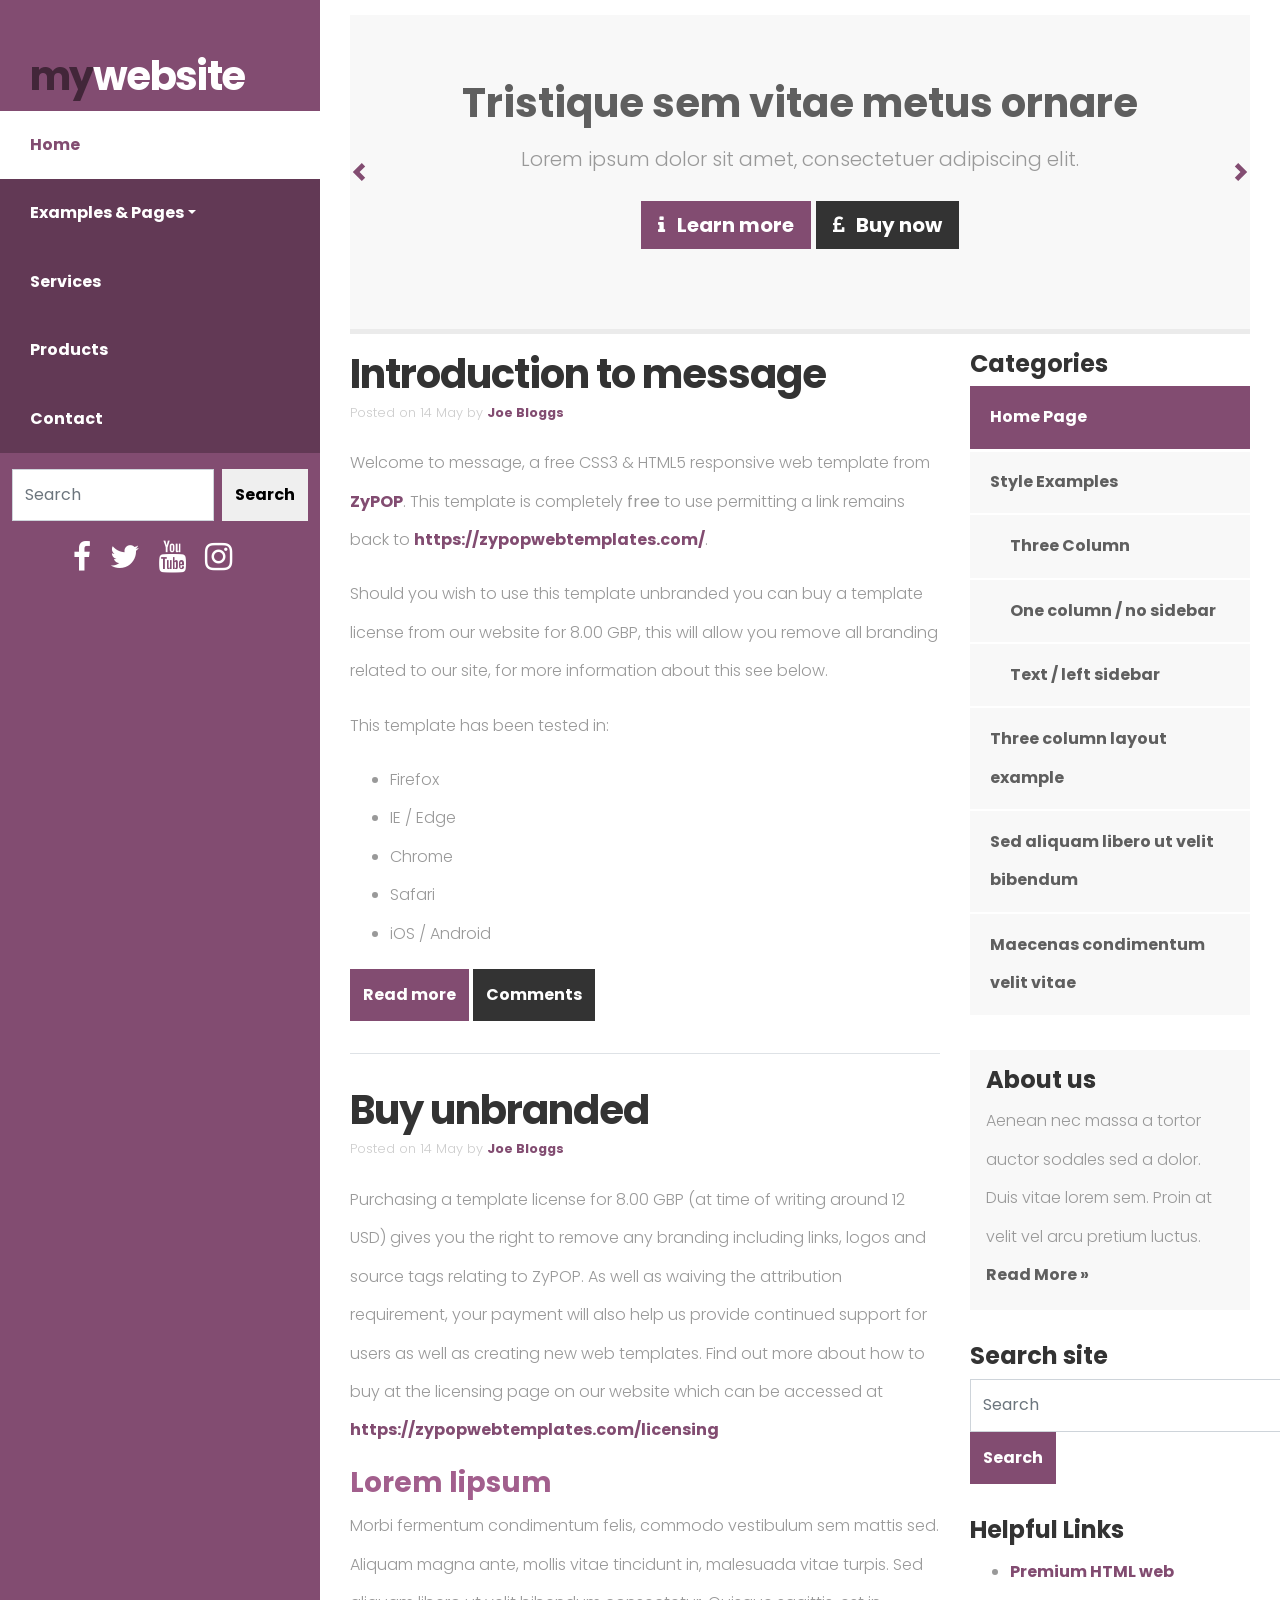
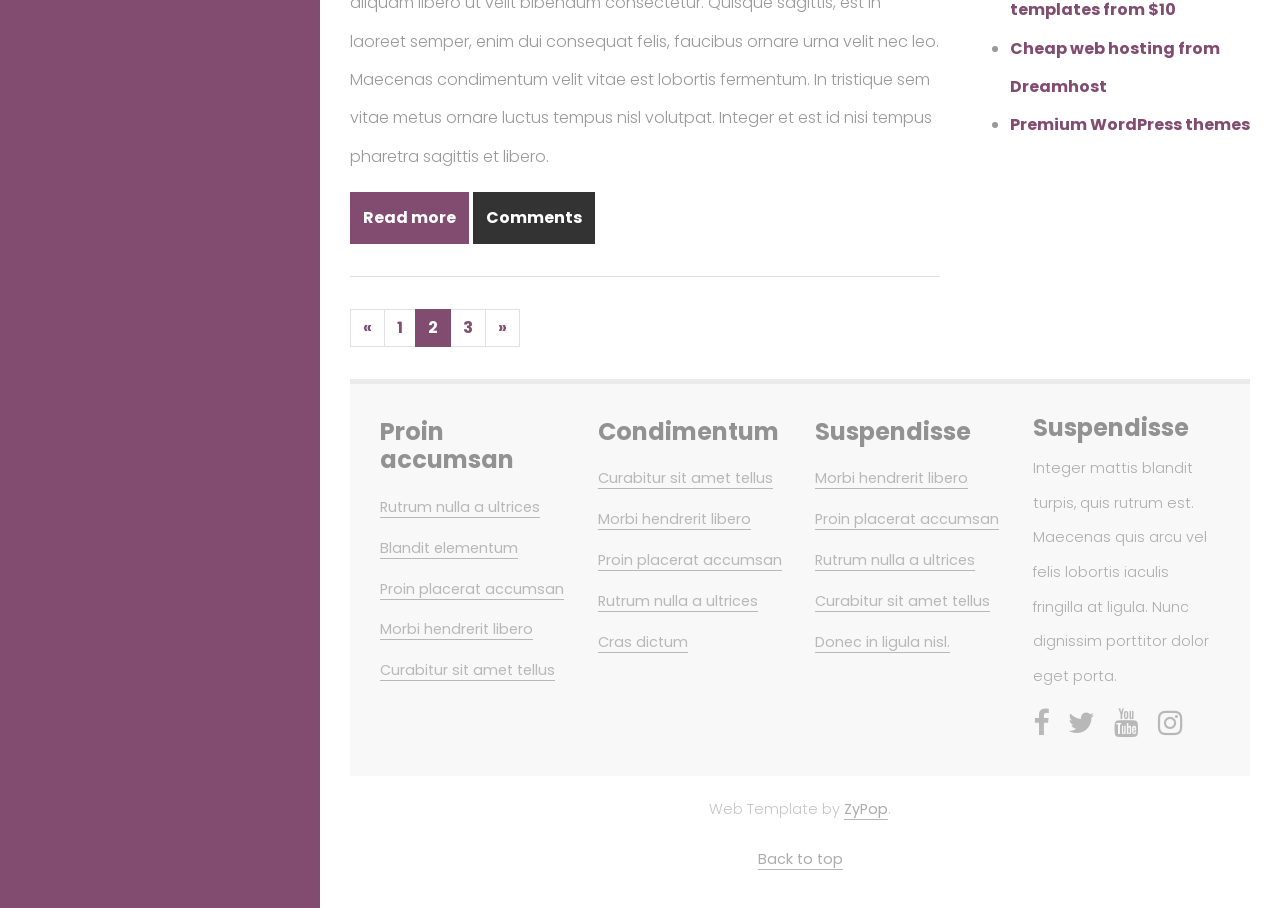
<file: SAT.UI/_archive/index.html>
<!doctype html>
<html lang="en">
	<head>
        <title>MyCompany - ZyPop Web Templates</title>

        <meta charset="utf-8">
        <meta name="viewport" content="width=device-width, initial-scale=1, shrink-to-fit=no">


        <!-- Main CSS --> 
        <link rel="stylesheet" href="css/style.css">

        <!-- Font Awesome -->
        <link href="https://maxcdn.bootstrapcdn.com/font-awesome/4.7.0/css/font-awesome.min.css" rel="stylesheet">
    </head>
  
    <body>
  
        
        <!-- Main navigation -->
        <div id="sidebar">
                      
            <div class="navbar-expand-md navbar-dark"> 
            
                <header class="d-none d-md-block">
                    <h1><span>my</span>website</h1>
                </header>
                
                
                <!-- Mobile menu toggle and header -->
                <div class="mobile-header-controls">
                    <a class="navbar-brand d-md-none d-lg-none d-xl-none" href="#"><span>my</span>website</a>
                    <button class="navbar-toggler" type="button" data-toggle="collapse" data-target="#SidebarContent" aria-controls="SidebarContent" aria-expanded="false" aria-label="Toggle navigation">
                        <span class="navbar-toggler-icon"></span>
                    </button>
                </div>
         
                <div id="SidebarContent" class="collapse flex-column navbar-collapse">
 
                        
                    
                    <!-- Main navigation items -->
                    <nav class="navbar navbar-dark">
                        <div id="mainNavbar">
                            <ul class="flex-column mr-auto">
                                <li class="nav-item active">
                                        <a class="nav-link" href="index.html">Home <span class="sr-only">(current)</span></a>
                                </li>

                                <li class="nav-item dropdown">
                                            <a class="nav-link dropdown-toggle" href="#MenuDropdown" data-toggle="collapse" aria-controls="MenuDropdown" aria-expanded="false">Examples &amp; Pages</a>
                                            <ul id="MenuDropdown" class="sub-navbar collapse flex-column">
                                                <li class="nav-item"><a class="nav-link" href="examples.html">Style Examples</a></li>
                                                <li class="nav-item"><a class="nav-link" href="three-column.html">Three Column</a></li>
                                                <li class="nav-item"><a class="nav-link" href="one-column.html">One column / no sidebar</a></li>
                                                <li class="nav-item"><a class="nav-link"  href="text.html">Text / left sidebar</a></li>
                                                <li class="nav-item"><a class="nav-link"  href="index-right.html">Right navigation</a></li>
                                            </ul>
                                </li>

                                <li class="nav-item">
                                        <a class="nav-link" href="#">Services</a>
                                </li>

                                <li class="nav-item">
                                        <a class="nav-link" href="#">Products</a>
                                </li>

                                <li class="nav-item">
                                        <a class="nav-link" href="#">Contact</a>
                                </li>
                            </ul>
                        </div>   
                    </nav>
                
                
                
                    <!-- Sidebar search form -->
                    <form class="form-inline sidebar-search-form my-2 my-lg-0">
                        <input class="form-control mr-sm-2" type="text" size="10"  placeholder="Search" aria-label="Search">
                        <button class="btn my-2 my-sm-0" type="submit">Search</button>
                    </form>
          
                    <!-- Social icons -->
                    <p class="sidebar-social-icons social-icons">
                        <a href="#"><i class="fa fa-facebook fa-2x"></i></a>
                        <a href="#"><i class="fa fa-twitter fa-2x"></i></a>
                        <a href="#"><i class="fa fa-youtube fa-2x"></i></a>
                        <a href="#"><i class="fa fa-instagram fa-2x"></i></a>
                    </p>
                
                </div>
            </div> 
        </div>
    
        
        <div id="content">
            <div id="content-wrapper">

                <!-- Jumbtron / Slider -->
                <div class="jumbotron-wrap">
                    <div class="container-fluid">
                        <div id="mainCarousel" class="carousel slide" data-ride="carousel">
                            <div class="carousel-inner">
                                <div class="carousel-item active">
                                    <div class="jumbotron">
                                        <h1 class="text-center">Tristique sem vitae metus ornare </h1>
                                        <p class="lead text-center">Lorem ipsum dolor sit amet, consectetuer adipiscing elit.</p>
                                        <p class="lead text-center">
                                                <a class="btn btn-primary btn-lg" href="#" role="button"><i class="fa fa-info"></i> &nbsp; Learn more</a>
                                            <a class="btn btn-secondary btn-lg" href="#" role="button"><i class="fa fa-gbp"></i> &nbsp; Buy now</a>
                                        </p>
                                    </div>

                                </div>

                                <div class="carousel-item">
                                    <div class="jumbotron">
                                        <h1 class="text-center">Cras sit amet nibh libero, in gravida nulla</h1>
                                        <p class="lead text-center">Nulla vel metus scelerisque ante sollicitudin. Cras purus odio.</p>
                                        <p class="lead text-center">
                                                <a class="btn btn-outline-primary btn-lg" href="#" role="button"><i class="fa fa-info"></i> &nbsp; Learn more</a>
                                            <a class="btn btn-outline-secondary btn-lg" href="#" role="button"><i class="fa fa-gbp"></i> &nbsp; Buy now</a>
                                        </p>
                                    </div>

                                </div>
                            </div>

                            <a class="carousel-control-prev" href="#mainCarousel" role="button" data-slide="prev">
                                    <span class="carousel-control-prev-icon" aria-hidden="true"></span>
                                    <span class="sr-only">Previous</span>
                            </a>
                            <a class="carousel-control-next" href="#mainCarousel" role="button" data-slide="next">
                                    <span class="carousel-control-next-icon" aria-hidden="true"></span>
                                <span class="sr-only">Next</span>
                            </a>
                        </div>
                    </div>
                </div>

                <!-- Main content area -->
                <main class="container-fluid">
                    <div class="row">

                        <!-- Main content -->
                        <div class="col-md-8">
                            <article>
                                <h2 class="article-title">Introduction to message</h2>

                                <p class="article-meta">Posted on <time datetime="2017-05-14">14 May</time> by <a href="#" rel="author">Joe Bloggs</a></p>

                                <p>Welcome to message, a free CSS3 &amp; HTML5 responsive web template from <a href="https://zypopwebtemplates.com/" title="ZyPOP">ZyPOP</a>. This template is completely <strong>free</strong> to use permitting a link remains back to  <a href="https://zypopwebtemplates.com/" title="ZyPOP">https://zypopwebtemplates.com/</a>.</p>

                                <p> Should you wish to use this template unbranded you can buy a template license from our website for 8.00 GBP, this will allow you remove all branding related to our site, for more information about this see below.</p>	

                                <p>This template has been tested in:</p>

                                <ul>
                                    <li>Firefox</li>
                                    <li>IE / Edge</li>
                                    <li>Chrome</li>
                                    <li>Safari</li>
                                    <li>iOS / Android</li>
                                </ul>

                                <a href="#" class="btn btn-primary">Read more</a>
                                <a href="#" class="btn btn-secondary">Comments</a>

                            </article>

                            <article>

                                <h2 class="article-title">Buy unbranded</h2>
                                <p class="article-meta">Posted on <time datetime="2013-05-14">14 May</time> by <a href="#" rel="author">Joe Bloggs</a></p>

                                <p>Purchasing a template license for 8.00 GBP (at time of writing around 12 USD) gives you the right to remove any branding including links, logos and source tags relating to ZyPOP. As well as waiving the attribution requirement, your payment will also help us provide continued support for users as well as creating new web templates. Find out more about how to buy at the licensing page on our website which can be accessed at <a href="https://zypopwebtemplates.com/licensing" title="template license">https://zypopwebtemplates.com/licensing</a></p>

                                <h3>Lorem lipsum</h3>

                                <p>Morbi fermentum condimentum felis, commodo vestibulum sem mattis sed. Aliquam magna ante, mollis vitae tincidunt in, malesuada vitae turpis. Sed aliquam libero ut velit bibendum consectetur. Quisque sagittis, est in laoreet semper, enim dui consequat felis, faucibus ornare urna velit nec leo. Maecenas condimentum velit vitae est lobortis fermentum. In tristique sem vitae metus ornare luctus tempus nisl volutpat. Integer et est id nisi tempus pharetra sagittis et libero.</p>

                                <a href="#" class="btn btn-primary">Read more</a>
                                <a href="#" class="btn btn-secondary">Comments</a>
                            </article>


                            <!-- Example pagination Bootstrap component -->
                            <nav>
                                <ul class="pagination">
                                        <li class="page-item">
                                            <a class="page-link" href="#" aria-label="Previous">
                                                <span aria-hidden="true">&laquo;</span>
                                                <span class="sr-only">Previous</span>
                                            </a>
                                        </li>
                                        <li class="page-item"><a class="page-link" href="#">1</a></li>
                                        <li class="page-item active"><a class="page-link" href="#">2</a></li>
                                        <li class="page-item"><a class="page-link" href="#">3</a></li>
                                        <li class="page-item">
                                            <a class="page-link" href="#" aria-label="Next">
                                                <span aria-hidden="true">&raquo;</span>
                                                <span class="sr-only">Next</span>
                                            </a>
                                        </li>
                                </ul>
                            </nav>
                        </div>


                        <!-- Sidebar -->
                        <aside class="col-md-4">
                            <div class="sidebar-box">
                                <h4>Categories</h4>
                                <div class="list-group list-group-root">
                                    <a class="list-group-item active" href="index.html">Home Page</a>
                                    <a class="list-group-item" href="examples.html">Style Examples</a>
                                    <div class="list-group">
                                        <a class="list-group-item" href="three-column.html">Three Column</a>
                                        <a class="list-group-item" href="one-column.html">One column / no sidebar</a>
                                        <a class="list-group-item" href="text.html">Text / left sidebar</a>	
                                    </div>
                                    <a class="list-group-item" href="three-column.html">Three column layout example</a>
                                    <a class="list-group-item" href="#">Sed aliquam libero ut velit bibendum</a>
                                    <a class="list-group-item" href="#">Maecenas condimentum velit vitae</a>
                                </div>
                            </div>

                            <div class="sidebar-box sidebar-box-bg">
                                <h4>About us</h4>
                                <p class="mb-0">Aenean nec massa a tortor auctor sodales sed a dolor. Duis vitae lorem sem. Proin at velit vel arcu pretium luctus. <a href="#" class="readmore">Read More &raquo;</a></p>    
                            </div>

                            <div class="sidebar-box">
                                <h4>Search site</h4>
                                <form class="form-inline my-2 my-lg-0">
                                    <input class="form-control mr-sm-2" type="text"  placeholder="Search" aria-label="Search">
                                    <button class="btn btn-primary my-2 my-sm-0" type="submit">Search</button>
                                </form>
                            </div>

                            <div class="sidebar-box">
                                <h4>Helpful Links</h4>
                                <ul>
                                    <li><a href="http://www.themeforest.net/?ref=spykawg" title="premium templates">Premium HTML web templates from $10</a></li>
                                    <li><a href="http://www.dreamhost.com/r.cgi?259541" title="web hosting">Cheap web hosting from Dreamhost</a></li>
                                    <li><a href="http://tuxthemes.com" title="Tux Themes">Premium WordPress themes</a></li>
                                </ul>
                            </div>
                        </aside> 


                    </div> 
                </main>


                <!-- Footer -->
                <div class="container-fluid footer-container">
                    <footer class="footer">
                        <div class="footer-lists">
                            <div class="row">
                                <div class="col-sm">
                                    <ul>
                                        <li><h4>Proin accumsan</h4></li>
                                        <li><a href="#">Rutrum nulla a ultrices</a></li>
                                        <li><a href="#">Blandit elementum</a></li>
                                        <li><a href="#">Proin placerat accumsan</a></li>
                                        <li><a href="#">Morbi hendrerit libero </a></li>
                                        <li><a href="#">Curabitur sit amet tellus</a></li>
                                    </ul>
                                </div>
                                <div class="col-sm">
                                    <ul>
                                        <li><h4>Condimentum</h4></li>
                                        <li><a href="#">Curabitur sit amet tellus</a></li>
                                        <li><a href="#">Morbi hendrerit libero </a></li>
                                        <li><a href="#">Proin placerat accumsan</a></li>
                                        <li><a href="#">Rutrum nulla a ultrices</a></li>
                                        <li><a href="#">Cras dictum</a></li>
                                    </ul>
                                </div>   
                                <div class="col-sm">
                                    <ul>
                                        <li><h4>Suspendisse</h4></li>
                                        <li><a href="#">Morbi hendrerit libero </a></li>
                                        <li><a href="#">Proin placerat accumsan</a></li>
                                        <li><a href="#">Rutrum nulla a ultrices</a></li>
                                        <li><a href="#">Curabitur sit amet tellus</a></li>
                                        <li><a href="#">Donec in ligula nisl.</a></li>
                                    </ul>
                                </div>
                                <div class="col-sm">
                                    <h4>Suspendisse</h4>
                                    <p>Integer mattis blandit turpis, quis rutrum est. Maecenas quis arcu vel felis lobortis iaculis fringilla at ligula. Nunc dignissim porttitor dolor eget porta.</p>

                                    <p class="social-icons">
                                        <a href="#"><i class="fa fa-facebook fa-2x"></i></a>
                                        <a href="#"><i class="fa fa-twitter fa-2x"></i></a>
                                        <a href="#"><i class="fa fa-youtube fa-2x"></i></a>
                                        <a href="#"><i class="fa fa-instagram fa-2x"></i></a>
                                    </p>
                                </div>
                            </div>
                        </div>

                        <div class="footer-bottom">
                                <p class="text-center">Web Template by <a href="https://zypopwebtemplates.com/">ZyPop</a>.</p>
                                <p class="text-center"><a href="#">Back to top</a></p>
                        </div>
                    </footer>
                </div> 
            </div>
        </div>

        <!-- Bootcamp JavaScript -->
        <!-- jQuery first, then Popper.js, then Bootstrap JS -->
        <script src="https://code.jquery.com/jquery-3.2.1.slim.min.js" integrity="sha384-KJ3o2DKtIkvYIK3UENzmM7KCkRr/rE9/Qpg6aAZGJwFDMVNA/GpGFF93hXpG5KkN" crossorigin="anonymous"></script>
        <script src="https://cdnjs.cloudflare.com/ajax/libs/popper.js/1.12.9/umd/popper.min.js" integrity="sha384-ApNbgh9B+Y1QKtv3Rn7W3mgPxhU9K/ScQsAP7hUibX39j7fakFPskvXusvfa0b4Q" crossorigin="anonymous"></script>
        <script src="https://maxcdn.bootstrapcdn.com/bootstrap/4.0.0/js/bootstrap.min.js" integrity="sha384-JZR6Spejh4U02d8jOt6vLEHfe/JQGiRRSQQxSfFWpi1MquVdAyjUar5+76PVCmYl" crossorigin="anonymous"></script>

    </body>
</html>
</file>
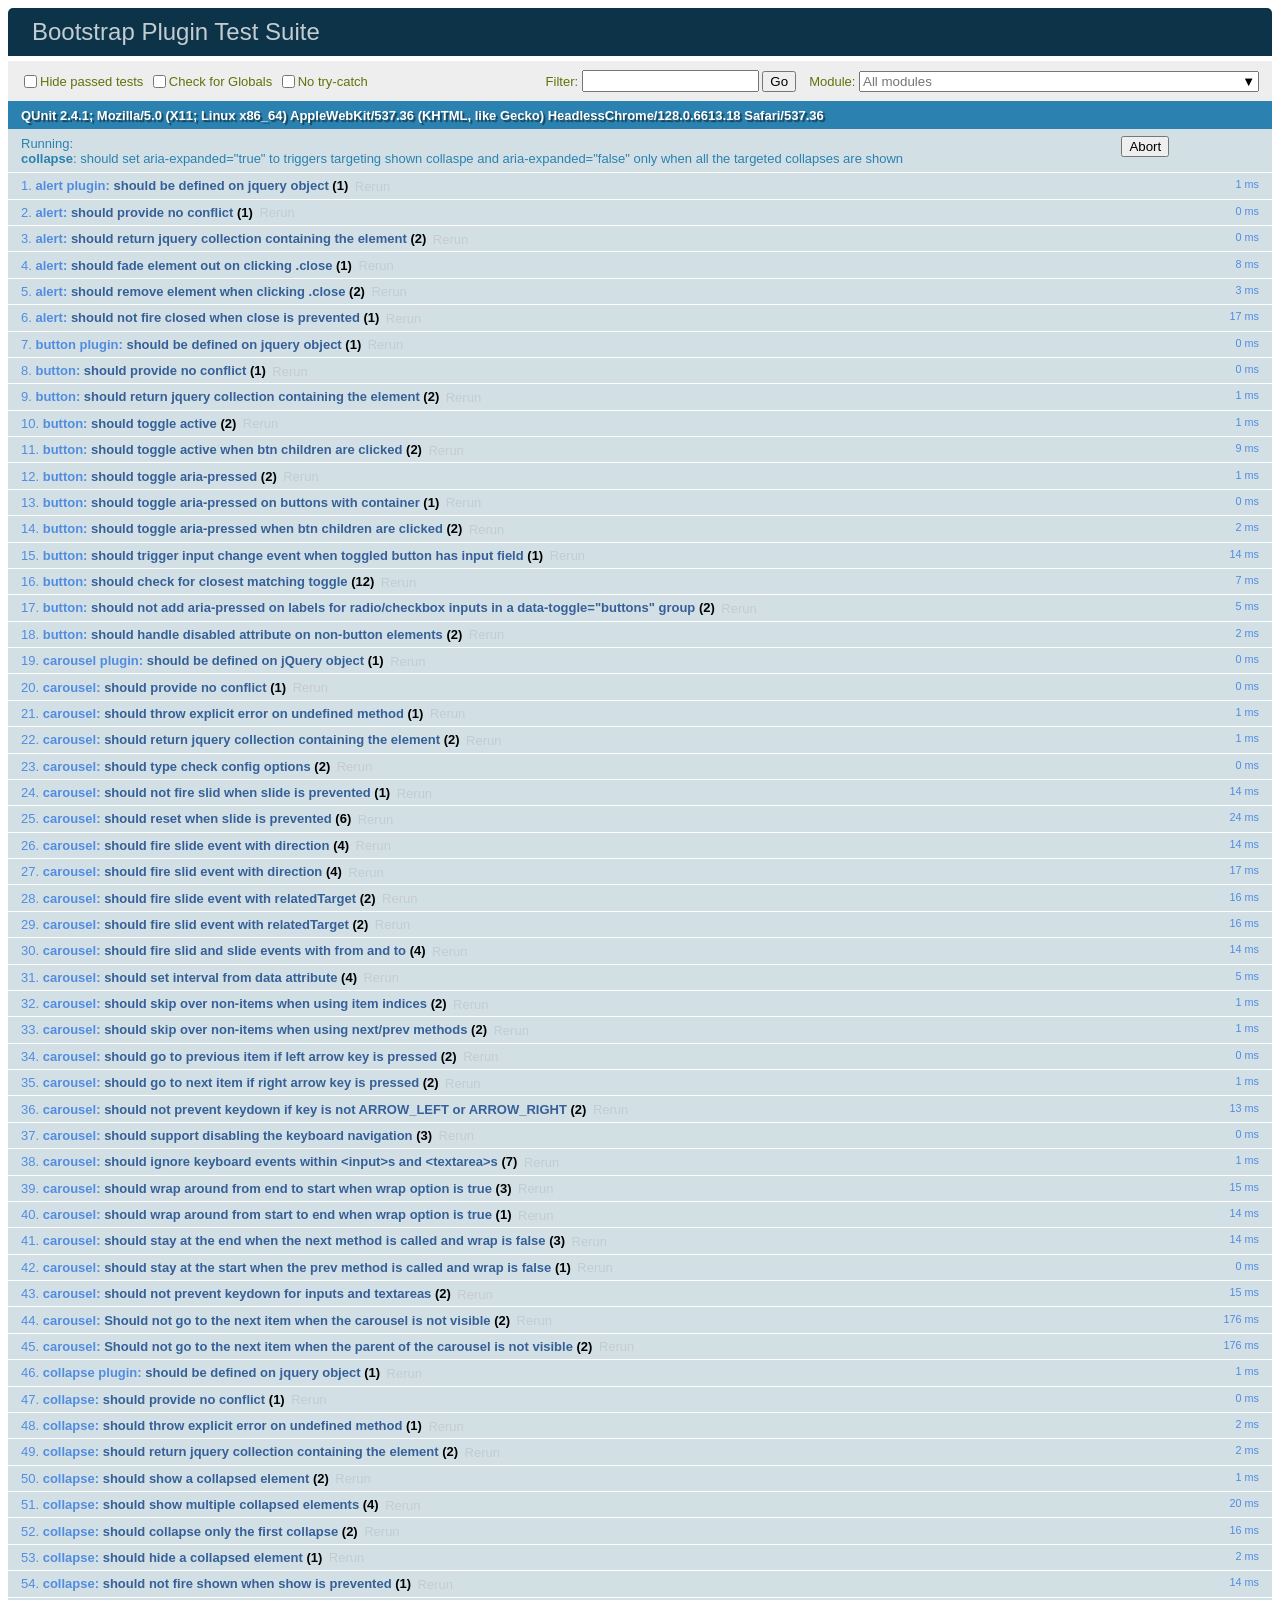
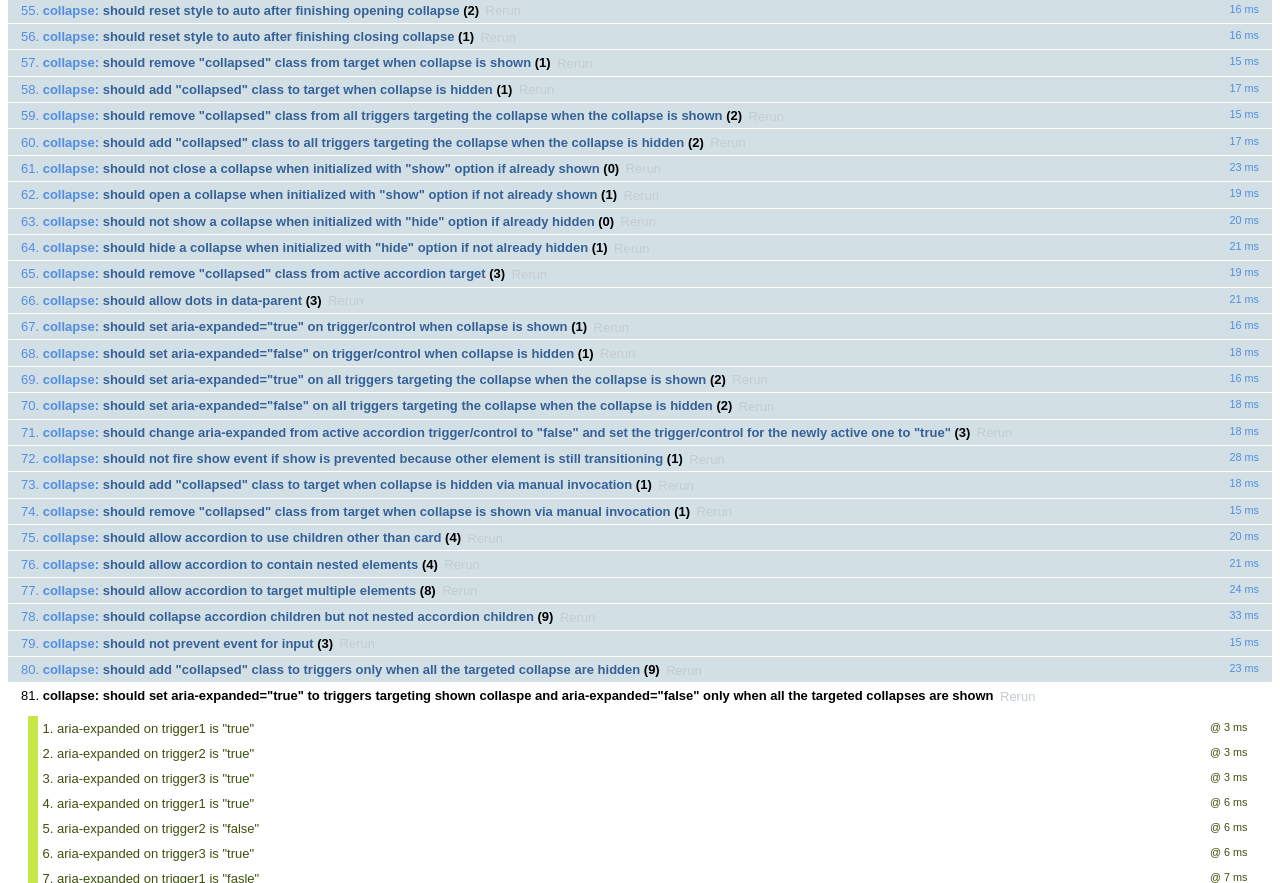
<file: SAT.UI/_archive/vendor/bootstrap/js/tests/index.html>
<!doctype html>
<html lang="en">
  <head>
    <meta charset="utf-8">
    <meta name="viewport" content="width=device-width, initial-scale=1, shrink-to-fit=no">
    <title>Bootstrap Plugin Test Suite</title>

    <!-- jQuery -->
    <script>
      (function () {
        var path = '../../assets/js/vendor/jquery-slim.min.js'
        // get jquery param from the query string.
        var jQueryVersion = location.search.match(/[?&]jquery=(.*?)(?=&|$)/)

        // If a version was specified, use that version from our vendor folder
        if (jQueryVersion) {
          path = 'vendor/jquery-' + jQueryVersion[1] + '.min.js'
        }
        document.write('<script src="' + path + '"><\/script>')
      }())
    </script>
    <script src="../../assets/js/vendor/popper.min.js"></script>

    <!-- QUnit -->
    <link rel="stylesheet" href="vendor/qunit.css" media="screen">
    <script src="vendor/qunit.js"></script>

    <script>
      // Disable jQuery event aliases to ensure we don't accidentally use any of them
      [
        'blur',
        'focus',
        'focusin',
        'focusout',
        'resize',
        'scroll',
        'click',
        'dblclick',
        'mousedown',
        'mouseup',
        'mousemove',
        'mouseover',
        'mouseout',
        'mouseenter',
        'mouseleave',
        'change',
        'select',
        'submit',
        'keydown',
        'keypress',
        'keyup',
        'contextmenu'
      ].forEach(function(eventAlias) {
        $.fn[eventAlias] = function() {
          throw new Error('Using the ".' + eventAlias + '()" method is not allowed, so that Bootstrap can be compatible with custom jQuery builds which exclude the "event aliases" module that defines said method. See https://github.com/twbs/bootstrap/blob/master/CONTRIBUTING.md#js')
        }
      })

      // Require assert.expect in each test
      QUnit.config.requireExpects = true

      // See https://github.com/axemclion/grunt-saucelabs#test-result-details-with-qunit
      var log = []
      var testName

      QUnit.done(function(testResults) {
        var tests = []
        for (var i = 0; i < log.length; i++) {
          var details = log[i]
          tests.push({
            name: details.name,
            result: details.result,
            expected: details.expected,
            actual: details.actual,
            source: details.source
          })
        }
        testResults.tests = tests

        window.global_test_results = testResults
      })

      QUnit.testStart(function(testDetails) {
        QUnit.log(function(details) {
          if (!details.result) {
            details.name = testDetails.name
            log.push(details)
          }
        })
      })

      // Display fixture on-screen on iOS to avoid false positives
      // See https://github.com/twbs/bootstrap/pull/15955
      if (/iPhone|iPad|iPod/.test(navigator.userAgent)) {
        QUnit.begin(function() {
          $('#qunit-fixture').css({ top: 0, left: 0 })
        })

        QUnit.done(function() {
          $('#qunit-fixture').css({ top: '', left: '' })
        })
      }
    </script>

    <!-- Transpiled Plugins -->
    <script src="../dist/util.js"></script>
    <script src="../dist/alert.js"></script>
    <script src="../dist/button.js"></script>
    <script src="../dist/carousel.js"></script>
    <script src="../dist/collapse.js"></script>
    <script src="../dist/dropdown.js"></script>
    <script src="../dist/modal.js"></script>
    <script src="../dist/scrollspy.js"></script>
    <script src="../dist/tab.js"></script>
    <script src="../dist/tooltip.js"></script>
    <script src="../dist/popover.js"></script>

    <!-- Unit Tests -->
    <script src="unit/alert.js"></script>
    <script src="unit/button.js"></script>
    <script src="unit/carousel.js"></script>
    <script src="unit/collapse.js"></script>
    <script src="unit/dropdown.js"></script>
    <script src="unit/modal.js"></script>
    <script src="unit/scrollspy.js"></script>
    <script src="unit/tab.js"></script>
    <script src="unit/tooltip.js"></script>
    <script src="unit/popover.js"></script>
    <script src="unit/util.js"></script>
  </head>
  <body>
    <div id="qunit-container">
      <div id="qunit"></div>
      <div id="qunit-fixture"></div>
    </div>
  </body>
</html>
</file>
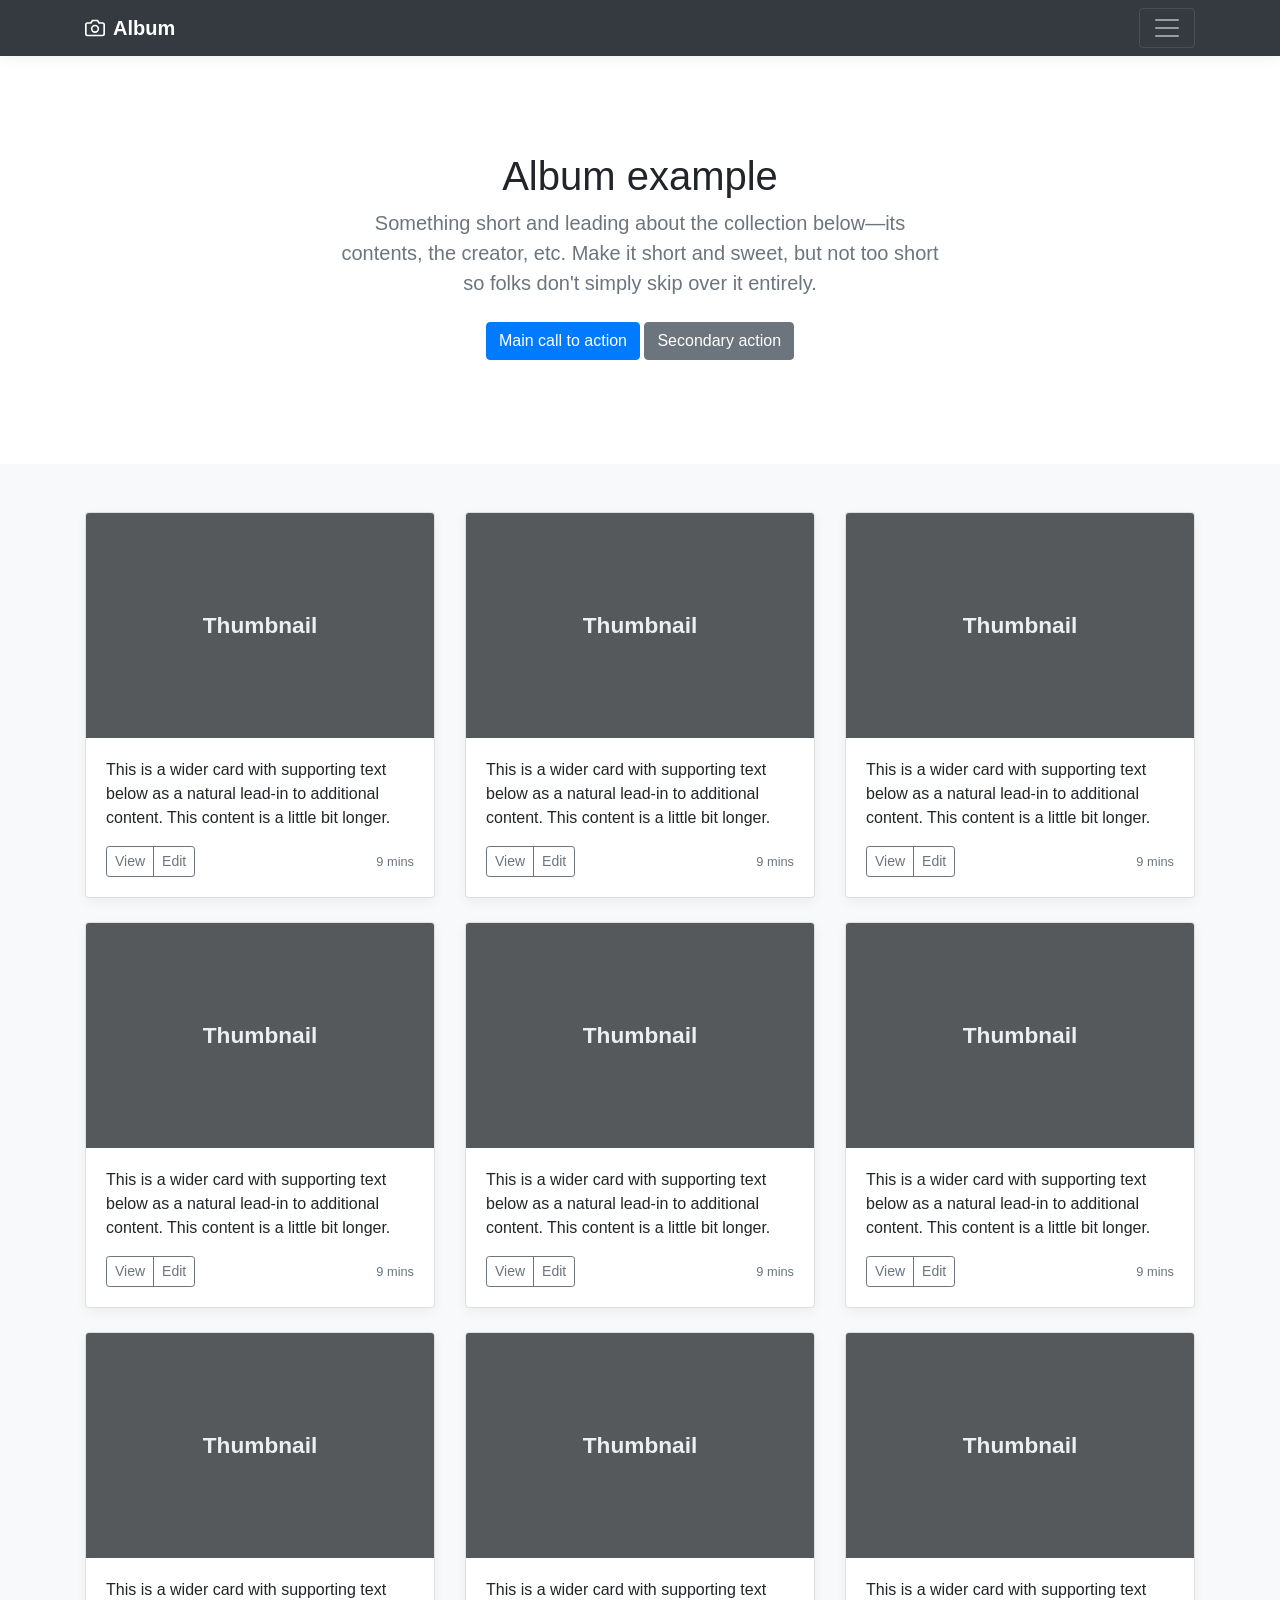
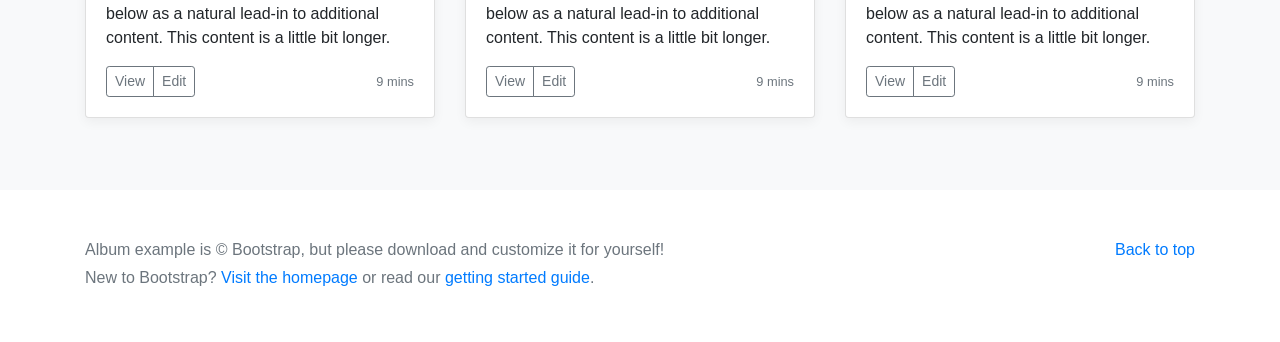
<file: SAT.UI/_archive/vendor/bootstrap/docs/4.0/examples/album/index.html>
<!doctype html>
<html lang="en">
  <head>
    <meta charset="utf-8">
    <meta name="viewport" content="width=device-width, initial-scale=1, shrink-to-fit=no">
    <meta name="description" content="">
    <meta name="author" content="">
    <link rel="icon" href="../../../../favicon.ico">

    <title>Album example for Bootstrap</title>

    <!-- Bootstrap core CSS -->
    <link href="../../../../dist/css/bootstrap.min.css" rel="stylesheet">

    <!-- Custom styles for this template -->
    <link href="album.css" rel="stylesheet">
  </head>

  <body>

    <header>
      <div class="collapse bg-dark" id="navbarHeader">
        <div class="container">
          <div class="row">
            <div class="col-sm-8 col-md-7 py-4">
              <h4 class="text-white">About</h4>
              <p class="text-muted">Add some information about the album below, the author, or any other background context. Make it a few sentences long so folks can pick up some informative tidbits. Then, link them off to some social networking sites or contact information.</p>
            </div>
            <div class="col-sm-4 offset-md-1 py-4">
              <h4 class="text-white">Contact</h4>
              <ul class="list-unstyled">
                <li><a href="#" class="text-white">Follow on Twitter</a></li>
                <li><a href="#" class="text-white">Like on Facebook</a></li>
                <li><a href="#" class="text-white">Email me</a></li>
              </ul>
            </div>
          </div>
        </div>
      </div>
      <div class="navbar navbar-dark bg-dark box-shadow">
        <div class="container d-flex justify-content-between">
          <a href="#" class="navbar-brand d-flex align-items-center">
            <svg xmlns="http://www.w3.org/2000/svg" width="20" height="20" viewBox="0 0 24 24" fill="none" stroke="currentColor" stroke-width="2" stroke-linecap="round" stroke-linejoin="round" class="mr-2"><path d="M23 19a2 2 0 0 1-2 2H3a2 2 0 0 1-2-2V8a2 2 0 0 1 2-2h4l2-3h6l2 3h4a2 2 0 0 1 2 2z"></path><circle cx="12" cy="13" r="4"></circle></svg>
            <strong>Album</strong>
          </a>
          <button class="navbar-toggler" type="button" data-toggle="collapse" data-target="#navbarHeader" aria-controls="navbarHeader" aria-expanded="false" aria-label="Toggle navigation">
            <span class="navbar-toggler-icon"></span>
          </button>
        </div>
      </div>
    </header>

    <main role="main">

      <section class="jumbotron text-center">
        <div class="container">
          <h1 class="jumbotron-heading">Album example</h1>
          <p class="lead text-muted">Something short and leading about the collection below—its contents, the creator, etc. Make it short and sweet, but not too short so folks don't simply skip over it entirely.</p>
          <p>
            <a href="#" class="btn btn-primary my-2">Main call to action</a>
            <a href="#" class="btn btn-secondary my-2">Secondary action</a>
          </p>
        </div>
      </section>

      <div class="album py-5 bg-light">
        <div class="container">

          <div class="row">
            <div class="col-md-4">
              <div class="card mb-4 box-shadow">
                <img class="card-img-top" data-src="holder.js/100px225?theme=thumb&bg=55595c&fg=eceeef&text=Thumbnail" alt="Card image cap">
                <div class="card-body">
                  <p class="card-text">This is a wider card with supporting text below as a natural lead-in to additional content. This content is a little bit longer.</p>
                  <div class="d-flex justify-content-between align-items-center">
                    <div class="btn-group">
                      <button type="button" class="btn btn-sm btn-outline-secondary">View</button>
                      <button type="button" class="btn btn-sm btn-outline-secondary">Edit</button>
                    </div>
                    <small class="text-muted">9 mins</small>
                  </div>
                </div>
              </div>
            </div>
            <div class="col-md-4">
              <div class="card mb-4 box-shadow">
                <img class="card-img-top" data-src="holder.js/100px225?theme=thumb&bg=55595c&fg=eceeef&text=Thumbnail" alt="Card image cap">
                <div class="card-body">
                  <p class="card-text">This is a wider card with supporting text below as a natural lead-in to additional content. This content is a little bit longer.</p>
                  <div class="d-flex justify-content-between align-items-center">
                    <div class="btn-group">
                      <button type="button" class="btn btn-sm btn-outline-secondary">View</button>
                      <button type="button" class="btn btn-sm btn-outline-secondary">Edit</button>
                    </div>
                    <small class="text-muted">9 mins</small>
                  </div>
                </div>
              </div>
            </div>
            <div class="col-md-4">
              <div class="card mb-4 box-shadow">
                <img class="card-img-top" data-src="holder.js/100px225?theme=thumb&bg=55595c&fg=eceeef&text=Thumbnail" alt="Card image cap">
                <div class="card-body">
                  <p class="card-text">This is a wider card with supporting text below as a natural lead-in to additional content. This content is a little bit longer.</p>
                  <div class="d-flex justify-content-between align-items-center">
                    <div class="btn-group">
                      <button type="button" class="btn btn-sm btn-outline-secondary">View</button>
                      <button type="button" class="btn btn-sm btn-outline-secondary">Edit</button>
                    </div>
                    <small class="text-muted">9 mins</small>
                  </div>
                </div>
              </div>
            </div>

            <div class="col-md-4">
              <div class="card mb-4 box-shadow">
                <img class="card-img-top" data-src="holder.js/100px225?theme=thumb&bg=55595c&fg=eceeef&text=Thumbnail" alt="Card image cap">
                <div class="card-body">
                  <p class="card-text">This is a wider card with supporting text below as a natural lead-in to additional content. This content is a little bit longer.</p>
                  <div class="d-flex justify-content-between align-items-center">
                    <div class="btn-group">
                      <button type="button" class="btn btn-sm btn-outline-secondary">View</button>
                      <button type="button" class="btn btn-sm btn-outline-secondary">Edit</button>
                    </div>
                    <small class="text-muted">9 mins</small>
                  </div>
                </div>
              </div>
            </div>
            <div class="col-md-4">
              <div class="card mb-4 box-shadow">
                <img class="card-img-top" data-src="holder.js/100px225?theme=thumb&bg=55595c&fg=eceeef&text=Thumbnail" alt="Card image cap">
                <div class="card-body">
                  <p class="card-text">This is a wider card with supporting text below as a natural lead-in to additional content. This content is a little bit longer.</p>
                  <div class="d-flex justify-content-between align-items-center">
                    <div class="btn-group">
                      <button type="button" class="btn btn-sm btn-outline-secondary">View</button>
                      <button type="button" class="btn btn-sm btn-outline-secondary">Edit</button>
                    </div>
                    <small class="text-muted">9 mins</small>
                  </div>
                </div>
              </div>
            </div>
            <div class="col-md-4">
              <div class="card mb-4 box-shadow">
                <img class="card-img-top" data-src="holder.js/100px225?theme=thumb&bg=55595c&fg=eceeef&text=Thumbnail" alt="Card image cap">
                <div class="card-body">
                  <p class="card-text">This is a wider card with supporting text below as a natural lead-in to additional content. This content is a little bit longer.</p>
                  <div class="d-flex justify-content-between align-items-center">
                    <div class="btn-group">
                      <button type="button" class="btn btn-sm btn-outline-secondary">View</button>
                      <button type="button" class="btn btn-sm btn-outline-secondary">Edit</button>
                    </div>
                    <small class="text-muted">9 mins</small>
                  </div>
                </div>
              </div>
            </div>

            <div class="col-md-4">
              <div class="card mb-4 box-shadow">
                <img class="card-img-top" data-src="holder.js/100px225?theme=thumb&bg=55595c&fg=eceeef&text=Thumbnail" alt="Card image cap">
                <div class="card-body">
                  <p class="card-text">This is a wider card with supporting text below as a natural lead-in to additional content. This content is a little bit longer.</p>
                  <div class="d-flex justify-content-between align-items-center">
                    <div class="btn-group">
                      <button type="button" class="btn btn-sm btn-outline-secondary">View</button>
                      <button type="button" class="btn btn-sm btn-outline-secondary">Edit</button>
                    </div>
                    <small class="text-muted">9 mins</small>
                  </div>
                </div>
              </div>
            </div>
            <div class="col-md-4">
              <div class="card mb-4 box-shadow">
                <img class="card-img-top" data-src="holder.js/100px225?theme=thumb&bg=55595c&fg=eceeef&text=Thumbnail" alt="Card image cap">
                <div class="card-body">
                  <p class="card-text">This is a wider card with supporting text below as a natural lead-in to additional content. This content is a little bit longer.</p>
                  <div class="d-flex justify-content-between align-items-center">
                    <div class="btn-group">
                      <button type="button" class="btn btn-sm btn-outline-secondary">View</button>
                      <button type="button" class="btn btn-sm btn-outline-secondary">Edit</button>
                    </div>
                    <small class="text-muted">9 mins</small>
                  </div>
                </div>
              </div>
            </div>
            <div class="col-md-4">
              <div class="card mb-4 box-shadow">
                <img class="card-img-top" data-src="holder.js/100px225?theme=thumb&bg=55595c&fg=eceeef&text=Thumbnail" alt="Card image cap">
                <div class="card-body">
                  <p class="card-text">This is a wider card with supporting text below as a natural lead-in to additional content. This content is a little bit longer.</p>
                  <div class="d-flex justify-content-between align-items-center">
                    <div class="btn-group">
                      <button type="button" class="btn btn-sm btn-outline-secondary">View</button>
                      <button type="button" class="btn btn-sm btn-outline-secondary">Edit</button>
                    </div>
                    <small class="text-muted">9 mins</small>
                  </div>
                </div>
              </div>
            </div>
          </div>
        </div>
      </div>

    </main>

    <footer class="text-muted">
      <div class="container">
        <p class="float-right">
          <a href="#">Back to top</a>
        </p>
        <p>Album example is &copy; Bootstrap, but please download and customize it for yourself!</p>
        <p>New to Bootstrap? <a href="../../">Visit the homepage</a> or read our <a href="../../getting-started/">getting started guide</a>.</p>
      </div>
    </footer>

    <!-- Bootstrap core JavaScript
    ================================================== -->
    <!-- Placed at the end of the document so the pages load faster -->
    <script src="https://code.jquery.com/jquery-3.2.1.slim.min.js" integrity="sha384-KJ3o2DKtIkvYIK3UENzmM7KCkRr/rE9/Qpg6aAZGJwFDMVNA/GpGFF93hXpG5KkN" crossorigin="anonymous"></script>
    <script>window.jQuery || document.write('<script src="../../../../assets/js/vendor/jquery-slim.min.js"><\/script>')</script>
    <script src="../../../../assets/js/vendor/popper.min.js"></script>
    <script src="../../../../dist/js/bootstrap.min.js"></script>
    <script src="../../../../assets/js/vendor/holder.min.js"></script>
  </body>
</html>
</file>
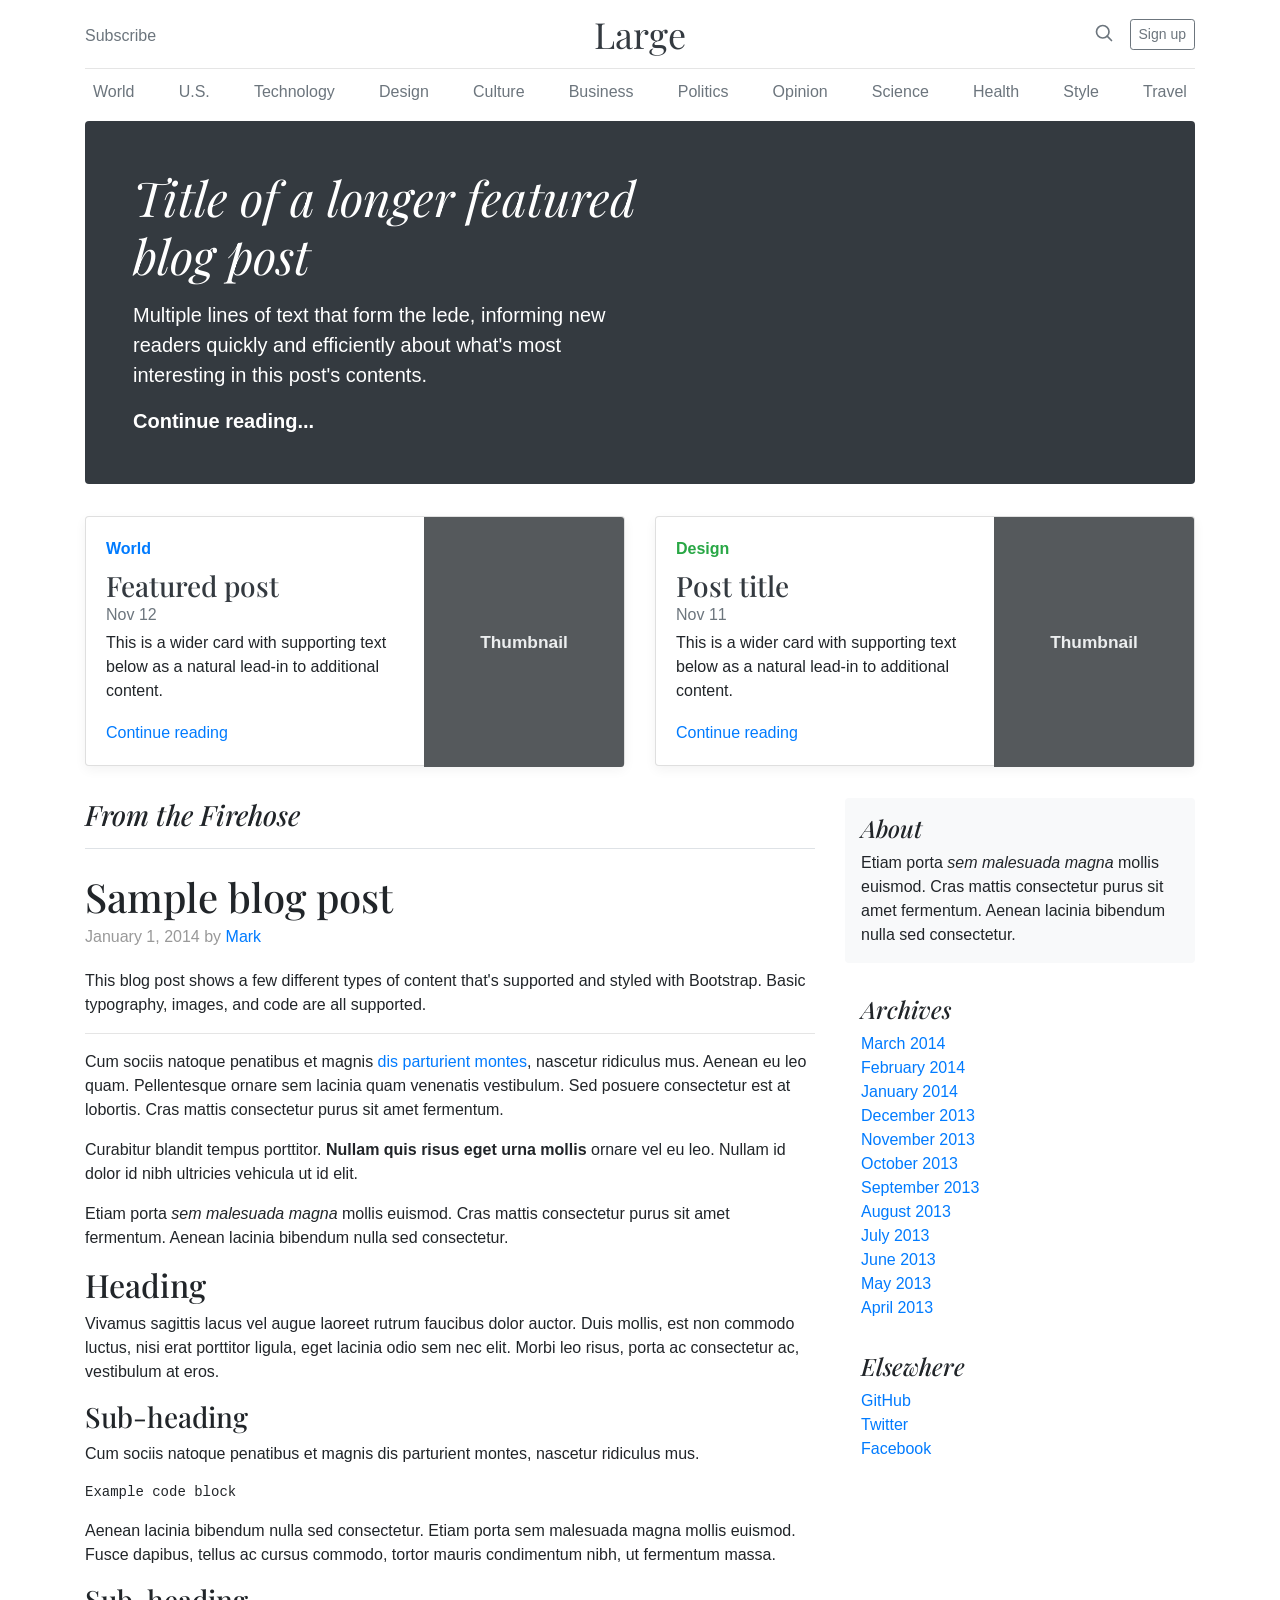
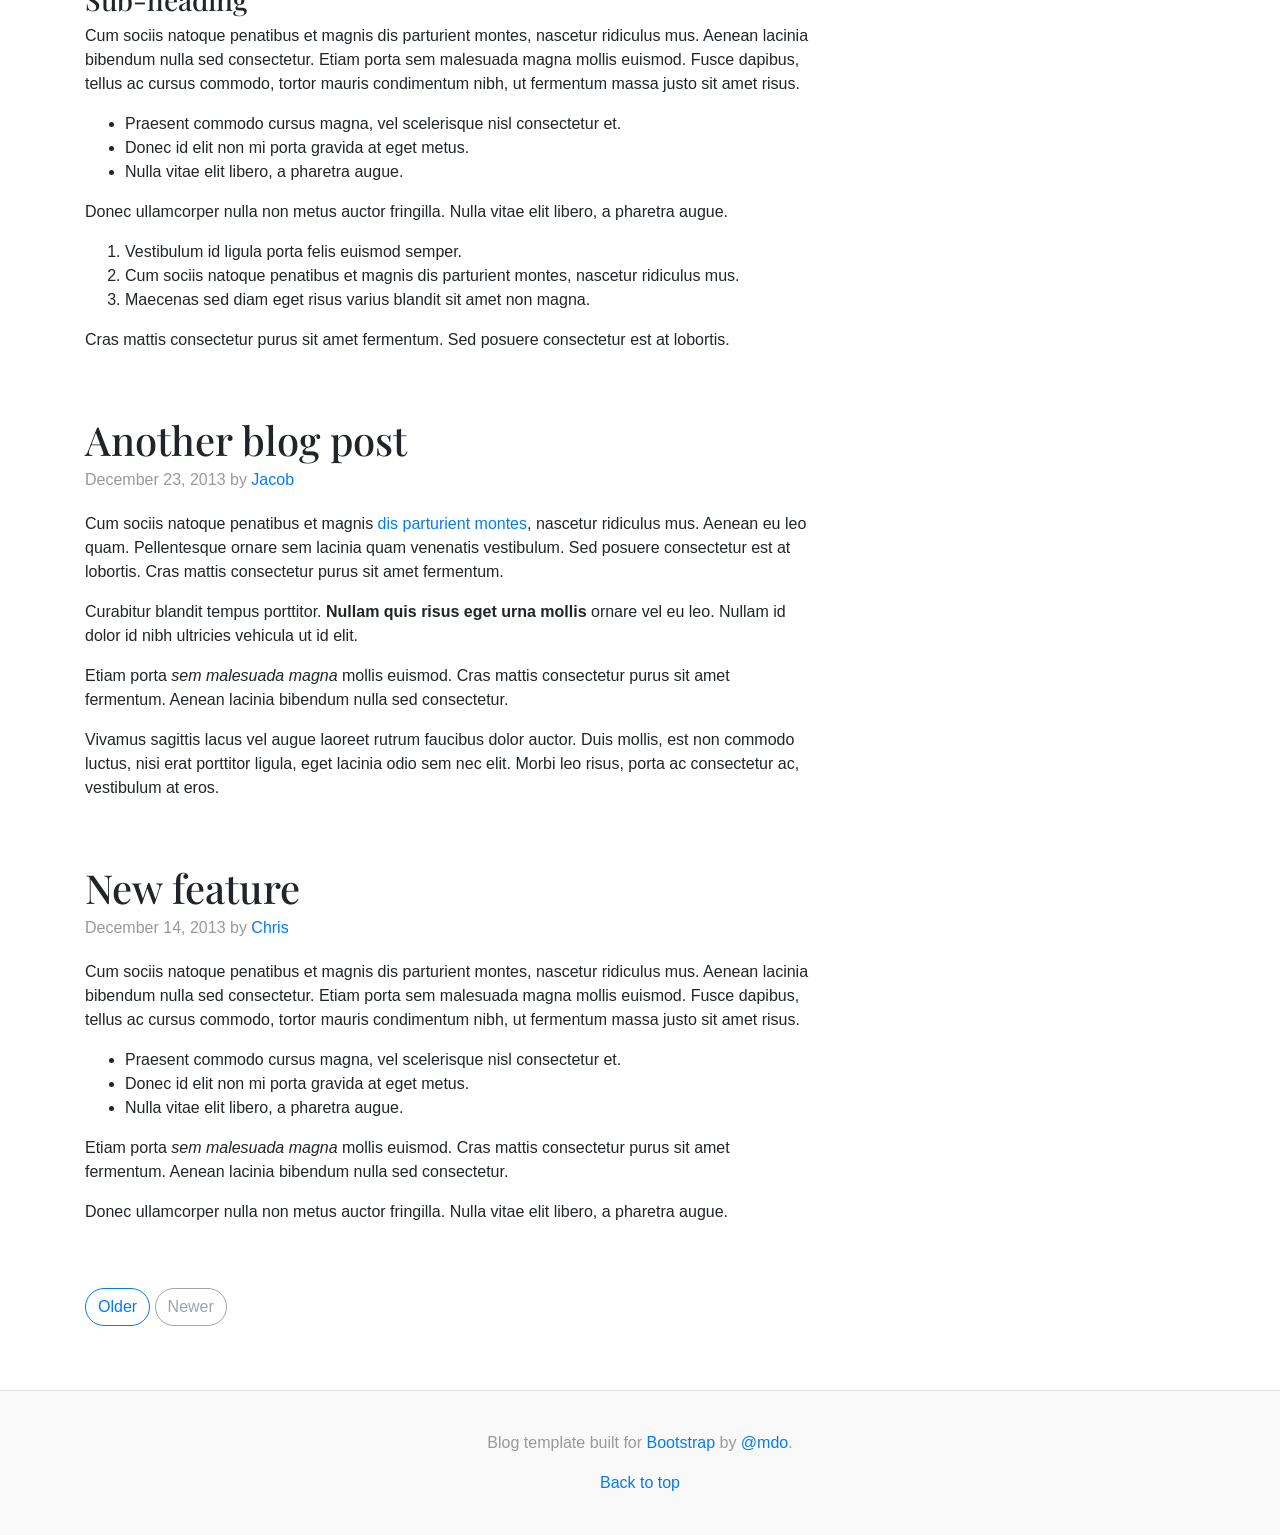
<file: SAT.UI/_archive/vendor/bootstrap/docs/4.0/examples/blog/index.html>
<!doctype html>
<html lang="en">
  <head>
    <meta charset="utf-8">
    <meta name="viewport" content="width=device-width, initial-scale=1, shrink-to-fit=no">
    <meta name="description" content="">
    <meta name="author" content="">
    <link rel="icon" href="../../../../favicon.ico">

    <title>Blog Template for Bootstrap</title>

    <!-- Bootstrap core CSS -->
    <link href="../../../../dist/css/bootstrap.min.css" rel="stylesheet">

    <!-- Custom styles for this template -->
    <link href="https://fonts.googleapis.com/css?family=Playfair+Display:700,900" rel="stylesheet">
    <link href="blog.css" rel="stylesheet">
  </head>

  <body>

    <div class="container">
      <header class="blog-header py-3">
        <div class="row flex-nowrap justify-content-between align-items-center">
          <div class="col-4 pt-1">
            <a class="text-muted" href="#">Subscribe</a>
          </div>
          <div class="col-4 text-center">
            <a class="blog-header-logo text-dark" href="#">Large</a>
          </div>
          <div class="col-4 d-flex justify-content-end align-items-center">
            <a class="text-muted" href="#">
              <svg xmlns="http://www.w3.org/2000/svg" width="20" height="20" viewBox="0 0 24 24" fill="none" stroke="currentColor" stroke-width="2" stroke-linecap="round" stroke-linejoin="round" class="mx-3"><circle cx="10.5" cy="10.5" r="7.5"></circle><line x1="21" y1="21" x2="15.8" y2="15.8"></line></svg>
            </a>
            <a class="btn btn-sm btn-outline-secondary" href="#">Sign up</a>
          </div>
        </div>
      </header>

      <div class="nav-scroller py-1 mb-2">
        <nav class="nav d-flex justify-content-between">
          <a class="p-2 text-muted" href="#">World</a>
          <a class="p-2 text-muted" href="#">U.S.</a>
          <a class="p-2 text-muted" href="#">Technology</a>
          <a class="p-2 text-muted" href="#">Design</a>
          <a class="p-2 text-muted" href="#">Culture</a>
          <a class="p-2 text-muted" href="#">Business</a>
          <a class="p-2 text-muted" href="#">Politics</a>
          <a class="p-2 text-muted" href="#">Opinion</a>
          <a class="p-2 text-muted" href="#">Science</a>
          <a class="p-2 text-muted" href="#">Health</a>
          <a class="p-2 text-muted" href="#">Style</a>
          <a class="p-2 text-muted" href="#">Travel</a>
        </nav>
      </div>

      <div class="jumbotron p-3 p-md-5 text-white rounded bg-dark">
        <div class="col-md-6 px-0">
          <h1 class="display-4 font-italic">Title of a longer featured blog post</h1>
          <p class="lead my-3">Multiple lines of text that form the lede, informing new readers quickly and efficiently about what's most interesting in this post's contents.</p>
          <p class="lead mb-0"><a href="#" class="text-white font-weight-bold">Continue reading...</a></p>
        </div>
      </div>

      <div class="row mb-2">
        <div class="col-md-6">
          <div class="card flex-md-row mb-4 box-shadow h-md-250">
            <div class="card-body d-flex flex-column align-items-start">
              <strong class="d-inline-block mb-2 text-primary">World</strong>
              <h3 class="mb-0">
                <a class="text-dark" href="#">Featured post</a>
              </h3>
              <div class="mb-1 text-muted">Nov 12</div>
              <p class="card-text mb-auto">This is a wider card with supporting text below as a natural lead-in to additional content.</p>
              <a href="#">Continue reading</a>
            </div>
            <img class="card-img-right flex-auto d-none d-md-block" data-src="holder.js/200x250?theme=thumb" alt="Card image cap">
          </div>
        </div>
        <div class="col-md-6">
          <div class="card flex-md-row mb-4 box-shadow h-md-250">
            <div class="card-body d-flex flex-column align-items-start">
              <strong class="d-inline-block mb-2 text-success">Design</strong>
              <h3 class="mb-0">
                <a class="text-dark" href="#">Post title</a>
              </h3>
              <div class="mb-1 text-muted">Nov 11</div>
              <p class="card-text mb-auto">This is a wider card with supporting text below as a natural lead-in to additional content.</p>
              <a href="#">Continue reading</a>
            </div>
            <img class="card-img-right flex-auto d-none d-md-block" data-src="holder.js/200x250?theme=thumb" alt="Card image cap">
          </div>
        </div>
      </div>
    </div>

    <main role="main" class="container">
      <div class="row">
        <div class="col-md-8 blog-main">
          <h3 class="pb-3 mb-4 font-italic border-bottom">
            From the Firehose
          </h3>

          <div class="blog-post">
            <h2 class="blog-post-title">Sample blog post</h2>
            <p class="blog-post-meta">January 1, 2014 by <a href="#">Mark</a></p>

            <p>This blog post shows a few different types of content that's supported and styled with Bootstrap. Basic typography, images, and code are all supported.</p>
            <hr>
            <p>Cum sociis natoque penatibus et magnis <a href="#">dis parturient montes</a>, nascetur ridiculus mus. Aenean eu leo quam. Pellentesque ornare sem lacinia quam venenatis vestibulum. Sed posuere consectetur est at lobortis. Cras mattis consectetur purus sit amet fermentum.</p>
            <blockquote>
              <p>Curabitur blandit tempus porttitor. <strong>Nullam quis risus eget urna mollis</strong> ornare vel eu leo. Nullam id dolor id nibh ultricies vehicula ut id elit.</p>
            </blockquote>
            <p>Etiam porta <em>sem malesuada magna</em> mollis euismod. Cras mattis consectetur purus sit amet fermentum. Aenean lacinia bibendum nulla sed consectetur.</p>
            <h2>Heading</h2>
            <p>Vivamus sagittis lacus vel augue laoreet rutrum faucibus dolor auctor. Duis mollis, est non commodo luctus, nisi erat porttitor ligula, eget lacinia odio sem nec elit. Morbi leo risus, porta ac consectetur ac, vestibulum at eros.</p>
            <h3>Sub-heading</h3>
            <p>Cum sociis natoque penatibus et magnis dis parturient montes, nascetur ridiculus mus.</p>
            <pre><code>Example code block</code></pre>
            <p>Aenean lacinia bibendum nulla sed consectetur. Etiam porta sem malesuada magna mollis euismod. Fusce dapibus, tellus ac cursus commodo, tortor mauris condimentum nibh, ut fermentum massa.</p>
            <h3>Sub-heading</h3>
            <p>Cum sociis natoque penatibus et magnis dis parturient montes, nascetur ridiculus mus. Aenean lacinia bibendum nulla sed consectetur. Etiam porta sem malesuada magna mollis euismod. Fusce dapibus, tellus ac cursus commodo, tortor mauris condimentum nibh, ut fermentum massa justo sit amet risus.</p>
            <ul>
              <li>Praesent commodo cursus magna, vel scelerisque nisl consectetur et.</li>
              <li>Donec id elit non mi porta gravida at eget metus.</li>
              <li>Nulla vitae elit libero, a pharetra augue.</li>
            </ul>
            <p>Donec ullamcorper nulla non metus auctor fringilla. Nulla vitae elit libero, a pharetra augue.</p>
            <ol>
              <li>Vestibulum id ligula porta felis euismod semper.</li>
              <li>Cum sociis natoque penatibus et magnis dis parturient montes, nascetur ridiculus mus.</li>
              <li>Maecenas sed diam eget risus varius blandit sit amet non magna.</li>
            </ol>
            <p>Cras mattis consectetur purus sit amet fermentum. Sed posuere consectetur est at lobortis.</p>
          </div><!-- /.blog-post -->

          <div class="blog-post">
            <h2 class="blog-post-title">Another blog post</h2>
            <p class="blog-post-meta">December 23, 2013 by <a href="#">Jacob</a></p>

            <p>Cum sociis natoque penatibus et magnis <a href="#">dis parturient montes</a>, nascetur ridiculus mus. Aenean eu leo quam. Pellentesque ornare sem lacinia quam venenatis vestibulum. Sed posuere consectetur est at lobortis. Cras mattis consectetur purus sit amet fermentum.</p>
            <blockquote>
              <p>Curabitur blandit tempus porttitor. <strong>Nullam quis risus eget urna mollis</strong> ornare vel eu leo. Nullam id dolor id nibh ultricies vehicula ut id elit.</p>
            </blockquote>
            <p>Etiam porta <em>sem malesuada magna</em> mollis euismod. Cras mattis consectetur purus sit amet fermentum. Aenean lacinia bibendum nulla sed consectetur.</p>
            <p>Vivamus sagittis lacus vel augue laoreet rutrum faucibus dolor auctor. Duis mollis, est non commodo luctus, nisi erat porttitor ligula, eget lacinia odio sem nec elit. Morbi leo risus, porta ac consectetur ac, vestibulum at eros.</p>
          </div><!-- /.blog-post -->

          <div class="blog-post">
            <h2 class="blog-post-title">New feature</h2>
            <p class="blog-post-meta">December 14, 2013 by <a href="#">Chris</a></p>

            <p>Cum sociis natoque penatibus et magnis dis parturient montes, nascetur ridiculus mus. Aenean lacinia bibendum nulla sed consectetur. Etiam porta sem malesuada magna mollis euismod. Fusce dapibus, tellus ac cursus commodo, tortor mauris condimentum nibh, ut fermentum massa justo sit amet risus.</p>
            <ul>
              <li>Praesent commodo cursus magna, vel scelerisque nisl consectetur et.</li>
              <li>Donec id elit non mi porta gravida at eget metus.</li>
              <li>Nulla vitae elit libero, a pharetra augue.</li>
            </ul>
            <p>Etiam porta <em>sem malesuada magna</em> mollis euismod. Cras mattis consectetur purus sit amet fermentum. Aenean lacinia bibendum nulla sed consectetur.</p>
            <p>Donec ullamcorper nulla non metus auctor fringilla. Nulla vitae elit libero, a pharetra augue.</p>
          </div><!-- /.blog-post -->

          <nav class="blog-pagination">
            <a class="btn btn-outline-primary" href="#">Older</a>
            <a class="btn btn-outline-secondary disabled" href="#">Newer</a>
          </nav>

        </div><!-- /.blog-main -->

        <aside class="col-md-4 blog-sidebar">
          <div class="p-3 mb-3 bg-light rounded">
            <h4 class="font-italic">About</h4>
            <p class="mb-0">Etiam porta <em>sem malesuada magna</em> mollis euismod. Cras mattis consectetur purus sit amet fermentum. Aenean lacinia bibendum nulla sed consectetur.</p>
          </div>

          <div class="p-3">
            <h4 class="font-italic">Archives</h4>
            <ol class="list-unstyled mb-0">
              <li><a href="#">March 2014</a></li>
              <li><a href="#">February 2014</a></li>
              <li><a href="#">January 2014</a></li>
              <li><a href="#">December 2013</a></li>
              <li><a href="#">November 2013</a></li>
              <li><a href="#">October 2013</a></li>
              <li><a href="#">September 2013</a></li>
              <li><a href="#">August 2013</a></li>
              <li><a href="#">July 2013</a></li>
              <li><a href="#">June 2013</a></li>
              <li><a href="#">May 2013</a></li>
              <li><a href="#">April 2013</a></li>
            </ol>
          </div>

          <div class="p-3">
            <h4 class="font-italic">Elsewhere</h4>
            <ol class="list-unstyled">
              <li><a href="#">GitHub</a></li>
              <li><a href="#">Twitter</a></li>
              <li><a href="#">Facebook</a></li>
            </ol>
          </div>
        </aside><!-- /.blog-sidebar -->

      </div><!-- /.row -->

    </main><!-- /.container -->

    <footer class="blog-footer">
      <p>Blog template built for <a href="https://getbootstrap.com/">Bootstrap</a> by <a href="https://twitter.com/mdo">@mdo</a>.</p>
      <p>
        <a href="#">Back to top</a>
      </p>
    </footer>

    <!-- Bootstrap core JavaScript
    ================================================== -->
    <!-- Placed at the end of the document so the pages load faster -->
    <script src="https://code.jquery.com/jquery-3.2.1.slim.min.js" integrity="sha384-KJ3o2DKtIkvYIK3UENzmM7KCkRr/rE9/Qpg6aAZGJwFDMVNA/GpGFF93hXpG5KkN" crossorigin="anonymous"></script>
    <script>window.jQuery || document.write('<script src="../../../../assets/js/vendor/jquery-slim.min.js"><\/script>')</script>
    <script src="../../../../assets/js/vendor/popper.min.js"></script>
    <script src="../../../../dist/js/bootstrap.min.js"></script>
    <script src="../../../../assets/js/vendor/holder.min.js"></script>
    <script>
      Holder.addTheme('thumb', {
        bg: '#55595c',
        fg: '#eceeef',
        text: 'Thumbnail'
      });
    </script>
  </body>
</html>
</file>
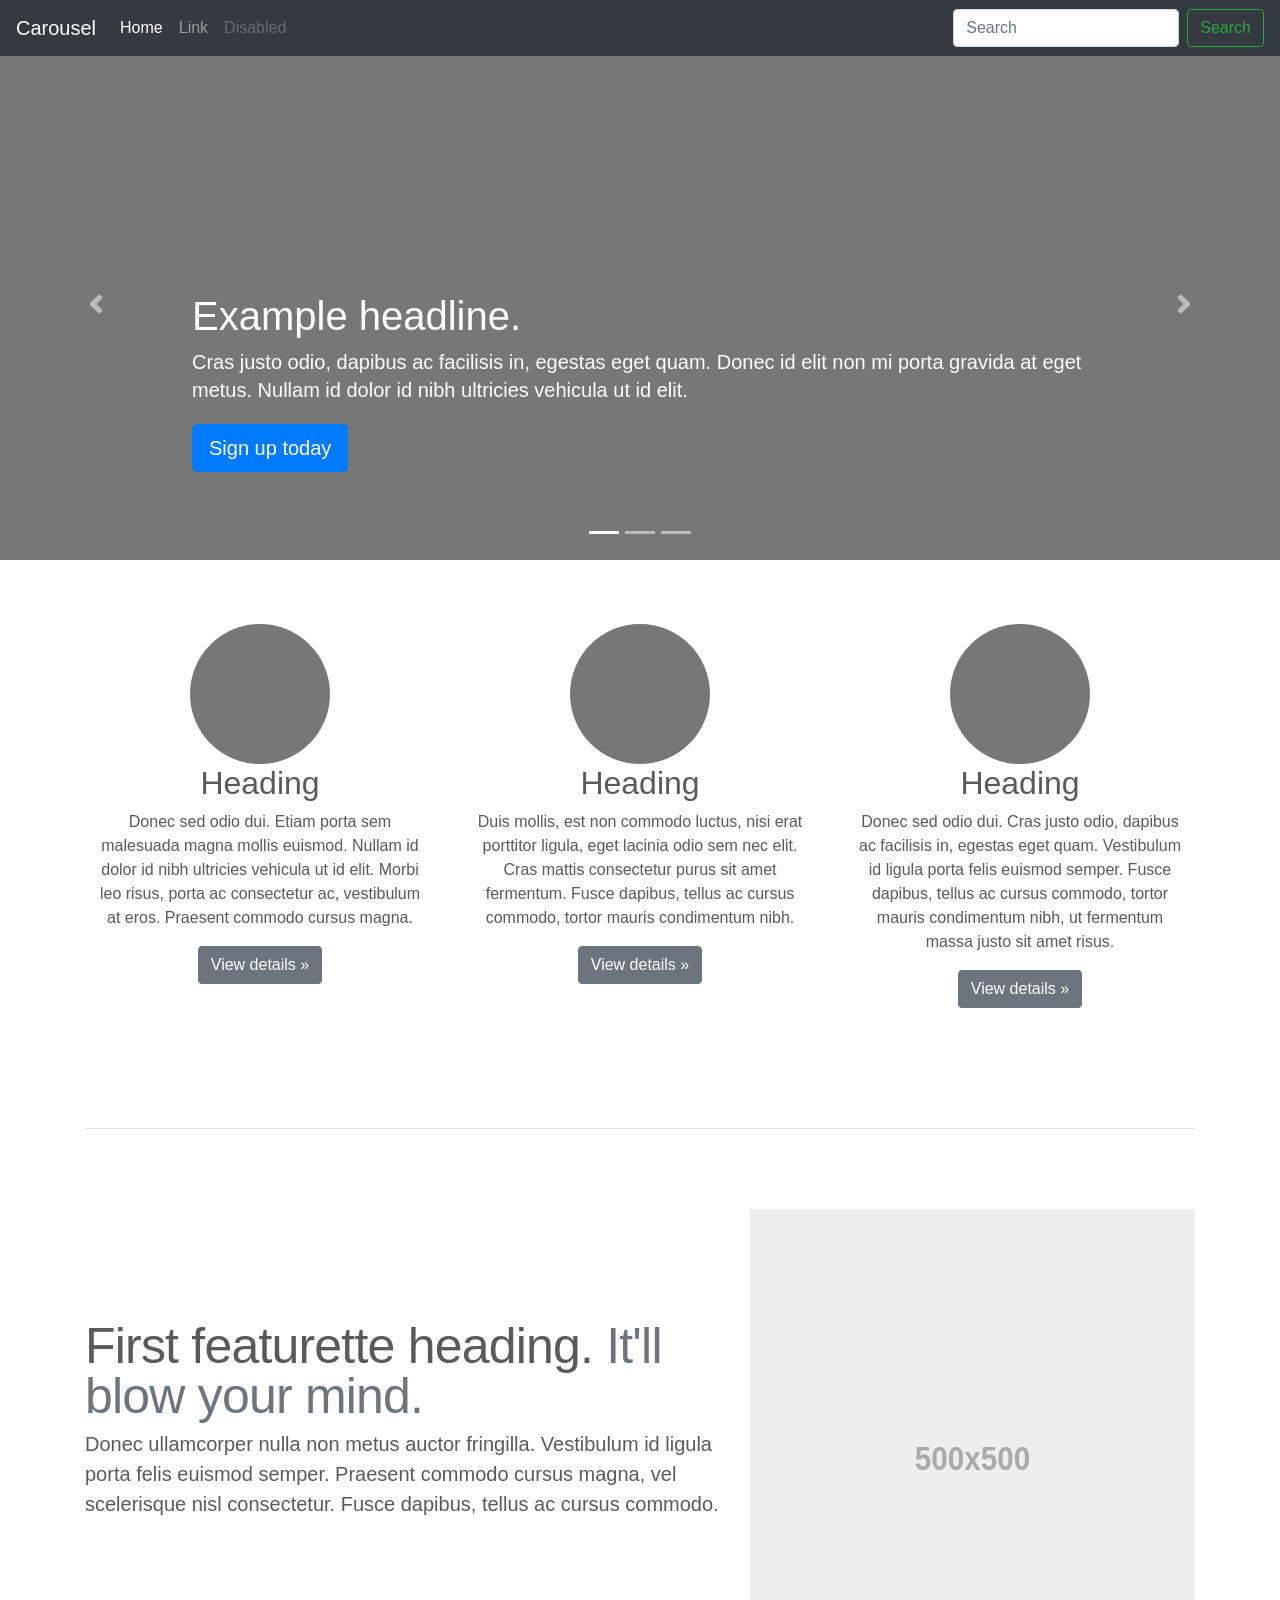
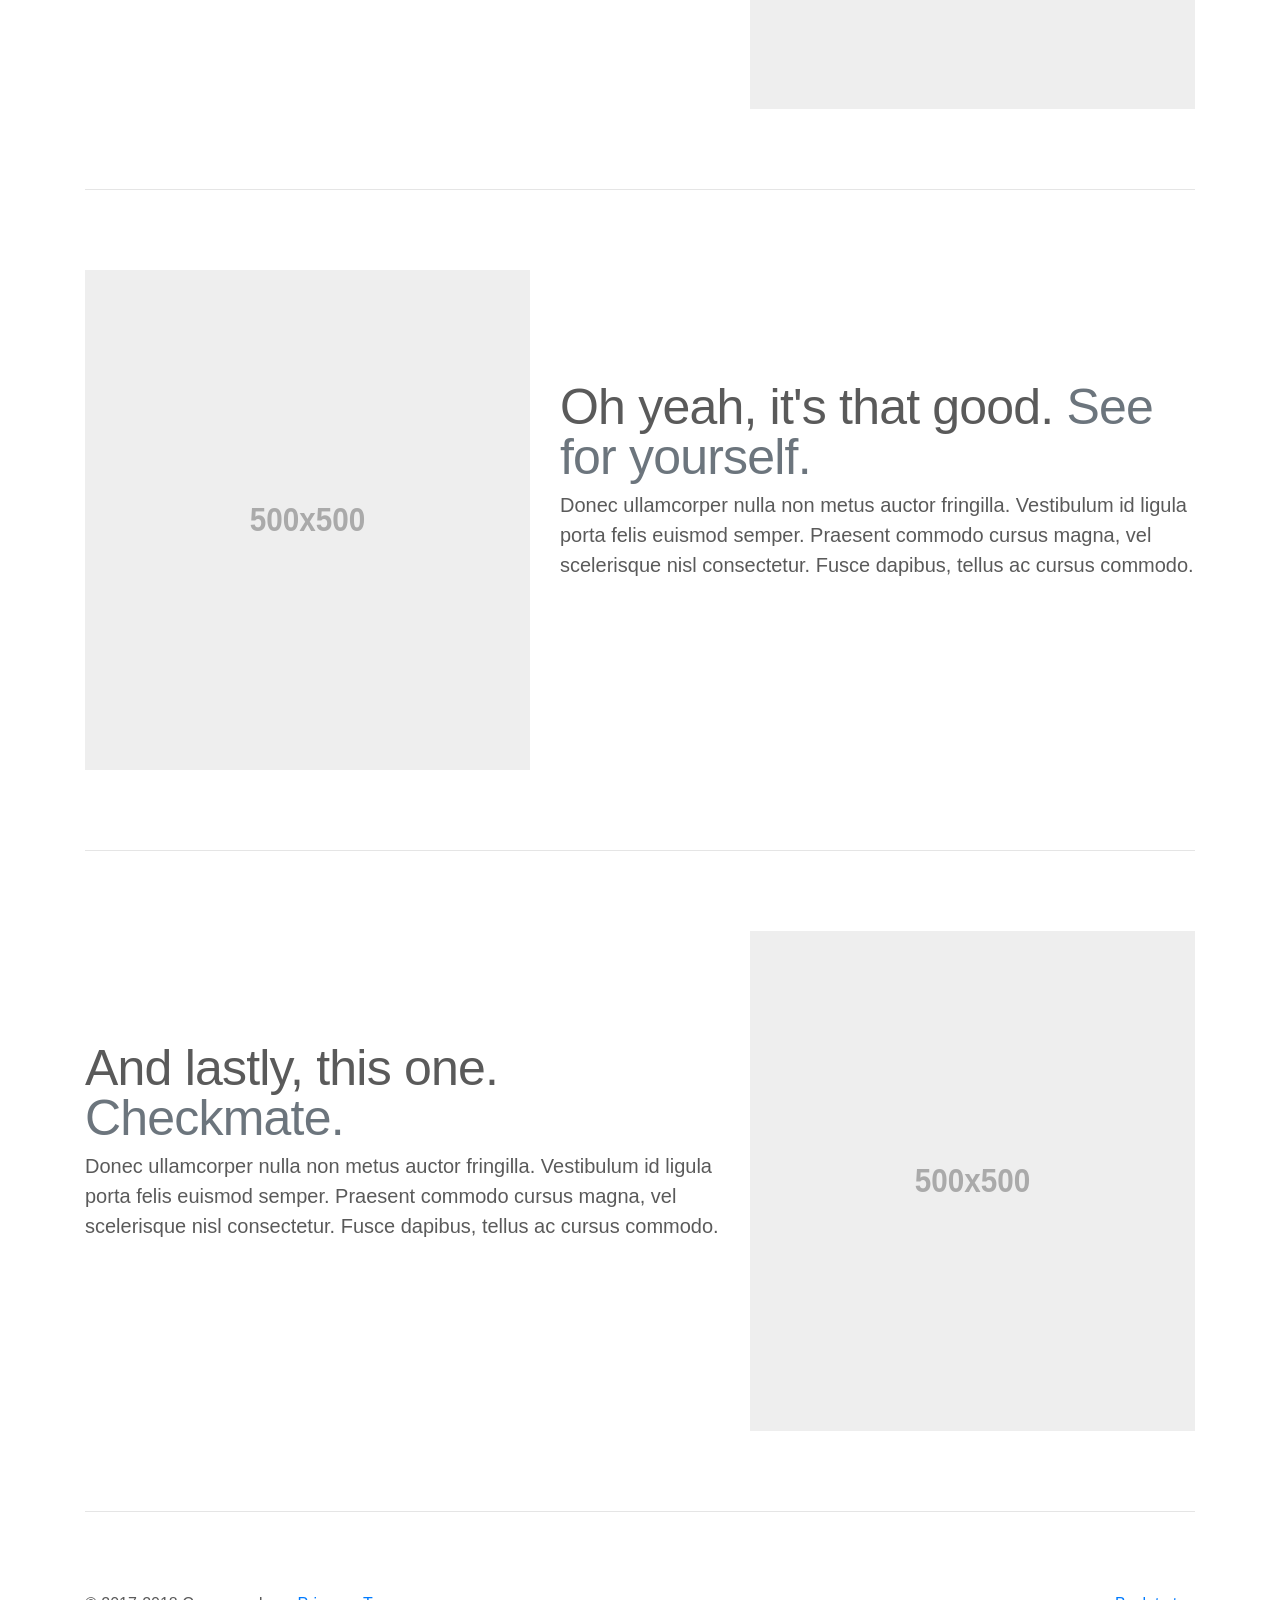
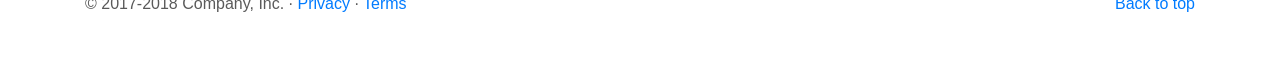
<file: SAT.UI/_archive/vendor/bootstrap/docs/4.0/examples/carousel/index.html>
<!doctype html>
<html lang="en">
  <head>
    <meta charset="utf-8">
    <meta name="viewport" content="width=device-width, initial-scale=1, shrink-to-fit=no">
    <meta name="description" content="">
    <meta name="author" content="">
    <link rel="icon" href="../../../../favicon.ico">

    <title>Carousel Template for Bootstrap</title>

    <!-- Bootstrap core CSS -->
    <link href="../../../../dist/css/bootstrap.min.css" rel="stylesheet">

    <!-- Custom styles for this template -->
    <link href="carousel.css" rel="stylesheet">
  </head>
  <body>

    <header>
      <nav class="navbar navbar-expand-md navbar-dark fixed-top bg-dark">
        <a class="navbar-brand" href="#">Carousel</a>
        <button class="navbar-toggler" type="button" data-toggle="collapse" data-target="#navbarCollapse" aria-controls="navbarCollapse" aria-expanded="false" aria-label="Toggle navigation">
          <span class="navbar-toggler-icon"></span>
        </button>
        <div class="collapse navbar-collapse" id="navbarCollapse">
          <ul class="navbar-nav mr-auto">
            <li class="nav-item active">
              <a class="nav-link" href="#">Home <span class="sr-only">(current)</span></a>
            </li>
            <li class="nav-item">
              <a class="nav-link" href="#">Link</a>
            </li>
            <li class="nav-item">
              <a class="nav-link disabled" href="#">Disabled</a>
            </li>
          </ul>
          <form class="form-inline mt-2 mt-md-0">
            <input class="form-control mr-sm-2" type="text" placeholder="Search" aria-label="Search">
            <button class="btn btn-outline-success my-2 my-sm-0" type="submit">Search</button>
          </form>
        </div>
      </nav>
    </header>

    <main role="main">

      <div id="myCarousel" class="carousel slide" data-ride="carousel">
        <ol class="carousel-indicators">
          <li data-target="#myCarousel" data-slide-to="0" class="active"></li>
          <li data-target="#myCarousel" data-slide-to="1"></li>
          <li data-target="#myCarousel" data-slide-to="2"></li>
        </ol>
        <div class="carousel-inner">
          <div class="carousel-item active">
            <img class="first-slide" src="[data-uri]" alt="First slide">
            <div class="container">
              <div class="carousel-caption text-left">
                <h1>Example headline.</h1>
                <p>Cras justo odio, dapibus ac facilisis in, egestas eget quam. Donec id elit non mi porta gravida at eget metus. Nullam id dolor id nibh ultricies vehicula ut id elit.</p>
                <p><a class="btn btn-lg btn-primary" href="#" role="button">Sign up today</a></p>
              </div>
            </div>
          </div>
          <div class="carousel-item">
            <img class="second-slide" src="[data-uri]" alt="Second slide">
            <div class="container">
              <div class="carousel-caption">
                <h1>Another example headline.</h1>
                <p>Cras justo odio, dapibus ac facilisis in, egestas eget quam. Donec id elit non mi porta gravida at eget metus. Nullam id dolor id nibh ultricies vehicula ut id elit.</p>
                <p><a class="btn btn-lg btn-primary" href="#" role="button">Learn more</a></p>
              </div>
            </div>
          </div>
          <div class="carousel-item">
            <img class="third-slide" src="[data-uri]" alt="Third slide">
            <div class="container">
              <div class="carousel-caption text-right">
                <h1>One more for good measure.</h1>
                <p>Cras justo odio, dapibus ac facilisis in, egestas eget quam. Donec id elit non mi porta gravida at eget metus. Nullam id dolor id nibh ultricies vehicula ut id elit.</p>
                <p><a class="btn btn-lg btn-primary" href="#" role="button">Browse gallery</a></p>
              </div>
            </div>
          </div>
        </div>
        <a class="carousel-control-prev" href="#myCarousel" role="button" data-slide="prev">
          <span class="carousel-control-prev-icon" aria-hidden="true"></span>
          <span class="sr-only">Previous</span>
        </a>
        <a class="carousel-control-next" href="#myCarousel" role="button" data-slide="next">
          <span class="carousel-control-next-icon" aria-hidden="true"></span>
          <span class="sr-only">Next</span>
        </a>
      </div>


      <!-- Marketing messaging and featurettes
      ================================================== -->
      <!-- Wrap the rest of the page in another container to center all the content. -->

      <div class="container marketing">

        <!-- Three columns of text below the carousel -->
        <div class="row">
          <div class="col-lg-4">
            <img class="rounded-circle" src="[data-uri]" alt="Generic placeholder image" width="140" height="140">
            <h2>Heading</h2>
            <p>Donec sed odio dui. Etiam porta sem malesuada magna mollis euismod. Nullam id dolor id nibh ultricies vehicula ut id elit. Morbi leo risus, porta ac consectetur ac, vestibulum at eros. Praesent commodo cursus magna.</p>
            <p><a class="btn btn-secondary" href="#" role="button">View details &raquo;</a></p>
          </div><!-- /.col-lg-4 -->
          <div class="col-lg-4">
            <img class="rounded-circle" src="[data-uri]" alt="Generic placeholder image" width="140" height="140">
            <h2>Heading</h2>
            <p>Duis mollis, est non commodo luctus, nisi erat porttitor ligula, eget lacinia odio sem nec elit. Cras mattis consectetur purus sit amet fermentum. Fusce dapibus, tellus ac cursus commodo, tortor mauris condimentum nibh.</p>
            <p><a class="btn btn-secondary" href="#" role="button">View details &raquo;</a></p>
          </div><!-- /.col-lg-4 -->
          <div class="col-lg-4">
            <img class="rounded-circle" src="[data-uri]" alt="Generic placeholder image" width="140" height="140">
            <h2>Heading</h2>
            <p>Donec sed odio dui. Cras justo odio, dapibus ac facilisis in, egestas eget quam. Vestibulum id ligula porta felis euismod semper. Fusce dapibus, tellus ac cursus commodo, tortor mauris condimentum nibh, ut fermentum massa justo sit amet risus.</p>
            <p><a class="btn btn-secondary" href="#" role="button">View details &raquo;</a></p>
          </div><!-- /.col-lg-4 -->
        </div><!-- /.row -->


        <!-- START THE FEATURETTES -->

        <hr class="featurette-divider">

        <div class="row featurette">
          <div class="col-md-7">
            <h2 class="featurette-heading">First featurette heading. <span class="text-muted">It'll blow your mind.</span></h2>
            <p class="lead">Donec ullamcorper nulla non metus auctor fringilla. Vestibulum id ligula porta felis euismod semper. Praesent commodo cursus magna, vel scelerisque nisl consectetur. Fusce dapibus, tellus ac cursus commodo.</p>
          </div>
          <div class="col-md-5">
            <img class="featurette-image img-fluid mx-auto" data-src="holder.js/500x500/auto" alt="Generic placeholder image">
          </div>
        </div>

        <hr class="featurette-divider">

        <div class="row featurette">
          <div class="col-md-7 order-md-2">
            <h2 class="featurette-heading">Oh yeah, it's that good. <span class="text-muted">See for yourself.</span></h2>
            <p class="lead">Donec ullamcorper nulla non metus auctor fringilla. Vestibulum id ligula porta felis euismod semper. Praesent commodo cursus magna, vel scelerisque nisl consectetur. Fusce dapibus, tellus ac cursus commodo.</p>
          </div>
          <div class="col-md-5 order-md-1">
            <img class="featurette-image img-fluid mx-auto" data-src="holder.js/500x500/auto" alt="Generic placeholder image">
          </div>
        </div>

        <hr class="featurette-divider">

        <div class="row featurette">
          <div class="col-md-7">
            <h2 class="featurette-heading">And lastly, this one. <span class="text-muted">Checkmate.</span></h2>
            <p class="lead">Donec ullamcorper nulla non metus auctor fringilla. Vestibulum id ligula porta felis euismod semper. Praesent commodo cursus magna, vel scelerisque nisl consectetur. Fusce dapibus, tellus ac cursus commodo.</p>
          </div>
          <div class="col-md-5">
            <img class="featurette-image img-fluid mx-auto" data-src="holder.js/500x500/auto" alt="Generic placeholder image">
          </div>
        </div>

        <hr class="featurette-divider">

        <!-- /END THE FEATURETTES -->

      </div><!-- /.container -->


      <!-- FOOTER -->
      <footer class="container">
        <p class="float-right"><a href="#">Back to top</a></p>
        <p>&copy; 2017-2018 Company, Inc. &middot; <a href="#">Privacy</a> &middot; <a href="#">Terms</a></p>
      </footer>
    </main>

    <!-- Bootstrap core JavaScript
    ================================================== -->
    <!-- Placed at the end of the document so the pages load faster -->
    <script src="https://code.jquery.com/jquery-3.2.1.slim.min.js" integrity="sha384-KJ3o2DKtIkvYIK3UENzmM7KCkRr/rE9/Qpg6aAZGJwFDMVNA/GpGFF93hXpG5KkN" crossorigin="anonymous"></script>
    <script>window.jQuery || document.write('<script src="../../../../assets/js/vendor/jquery-slim.min.js"><\/script>')</script>
    <script src="../../../../assets/js/vendor/popper.min.js"></script>
    <script src="../../../../dist/js/bootstrap.min.js"></script>
    <!-- Just to make our placeholder images work. Don't actually copy the next line! -->
    <script src="../../../../assets/js/vendor/holder.min.js"></script>
  </body>
</html>
</file>
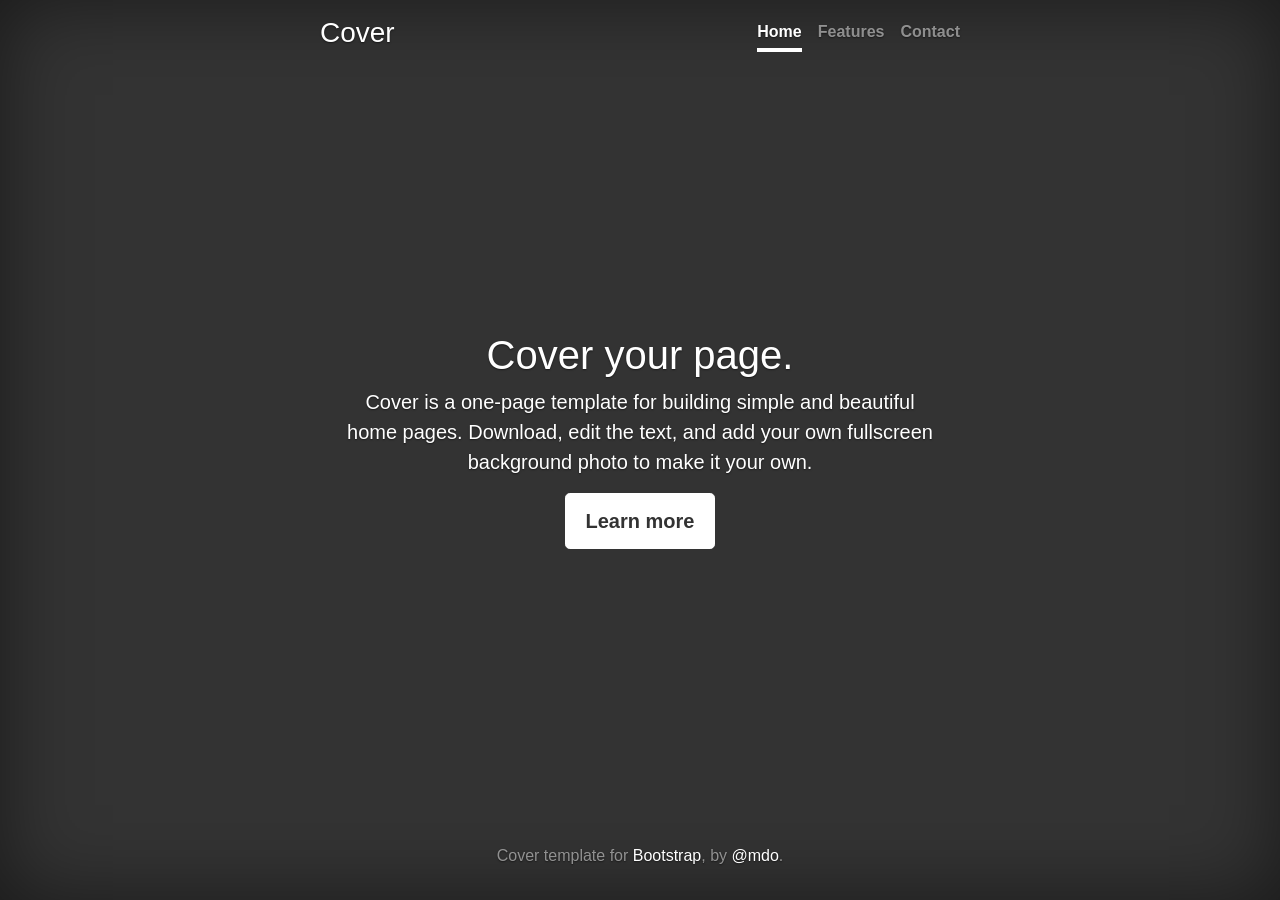
<file: SAT.UI/_archive/vendor/bootstrap/docs/4.0/examples/cover/index.html>
<!doctype html>
<html lang="en">
  <head>
    <meta charset="utf-8">
    <meta name="viewport" content="width=device-width, initial-scale=1, shrink-to-fit=no">
    <meta name="description" content="">
    <meta name="author" content="">
    <link rel="icon" href="../../../../favicon.ico">

    <title>Cover Template for Bootstrap</title>

    <!-- Bootstrap core CSS -->
    <link href="../../../../dist/css/bootstrap.min.css" rel="stylesheet">

    <!-- Custom styles for this template -->
    <link href="cover.css" rel="stylesheet">
  </head>

  <body class="text-center">

    <div class="cover-container d-flex h-100 p-3 mx-auto flex-column">
      <header class="masthead mb-auto">
        <div class="inner">
          <h3 class="masthead-brand">Cover</h3>
          <nav class="nav nav-masthead justify-content-center">
            <a class="nav-link active" href="#">Home</a>
            <a class="nav-link" href="#">Features</a>
            <a class="nav-link" href="#">Contact</a>
          </nav>
        </div>
      </header>

      <main role="main" class="inner cover">
        <h1 class="cover-heading">Cover your page.</h1>
        <p class="lead">Cover is a one-page template for building simple and beautiful home pages. Download, edit the text, and add your own fullscreen background photo to make it your own.</p>
        <p class="lead">
          <a href="#" class="btn btn-lg btn-secondary">Learn more</a>
        </p>
      </main>

      <footer class="mastfoot mt-auto">
        <div class="inner">
          <p>Cover template for <a href="https://getbootstrap.com/">Bootstrap</a>, by <a href="https://twitter.com/mdo">@mdo</a>.</p>
        </div>
      </footer>
    </div>


    <!-- Bootstrap core JavaScript
    ================================================== -->
    <!-- Placed at the end of the document so the pages load faster -->
    <script src="https://code.jquery.com/jquery-3.2.1.slim.min.js" integrity="sha384-KJ3o2DKtIkvYIK3UENzmM7KCkRr/rE9/Qpg6aAZGJwFDMVNA/GpGFF93hXpG5KkN" crossorigin="anonymous"></script>
    <script>window.jQuery || document.write('<script src="../../../../assets/js/vendor/jquery-slim.min.js"><\/script>')</script>
    <script src="../../../../assets/js/vendor/popper.min.js"></script>
    <script src="../../../../dist/js/bootstrap.min.js"></script>
  </body>
</html>
</file>
<file: SAT.UI/_archive/css/style.css>
@import url(https://fonts.googleapis.com/css?family=Poppins:300,400,700);
/********************************************************************
	ZYPOP - HTTPS://ZYPOPWEBTEMPLATES.COM
	FREE WEB TEMPLATES
********************************************************************/
/**
This file contains the CSS variables for this template, built on the Bootstrap framework 
See https://getbootstrap.com/docs/4.0/getting-started/introduction/ for more information
**/
/**
Font properties
**/
/**
Main colours
**/
/**
Change a few bootstrap defaults
**/
/**
Carousel settings
**/
/**
Set the max container widths
**/
/** 
Uncomment to remove all rounded corners
or change rounded corners from Bootstrap default values
**/
/*!
 * Bootstrap v4.0.0 (https://getbootstrap.com)
 * Copyright 2011-2018 The Bootstrap Authors
 * Copyright 2011-2018 Twitter, Inc.
 * Licensed under MIT (https://github.com/twbs/bootstrap/blob/master/LICENSE)
 */
:root {
  --blue: #007bff;
  --indigo: #6610f2;
  --purple: #6f42c1;
  --pink: #e83e8c;
  --red: #dc3545;
  --orange: #fd7e14;
  --yellow: #ffc107;
  --green: #28a745;
  --teal: #20c997;
  --cyan: #17a2b8;
  --white: #fff;
  --gray: #6c757d;
  --gray-dark: #343a40;
  --primary: #824c71;
  --secondary: #333;
  --success: #28a745;
  --info: #17a2b8;
  --warning: #ffc107;
  --danger: #dc3545;
  --light: #f8f9fa;
  --dark: #343a40;
  --breakpoint-xs: 0;
  --breakpoint-sm: 576px;
  --breakpoint-md: 768px;
  --breakpoint-lg: 992px;
  --breakpoint-xl: 1200px;
  --font-family-sans-serif: -apple-system, BlinkMacSystemFont, "Segoe UI", Roboto, "Helvetica Neue", Arial, sans-serif, "Apple Color Emoji", "Segoe UI Emoji", "Segoe UI Symbol";
  --font-family-monospace: SFMono-Regular, Menlo, Monaco, Consolas, "Liberation Mono", "Courier New", monospace; }

*,
*::before,
*::after {
  box-sizing: border-box; }

html {
  font-family: sans-serif;
  line-height: 1.15;
  -webkit-text-size-adjust: 100%;
  -ms-text-size-adjust: 100%;
  -ms-overflow-style: scrollbar;
  -webkit-tap-highlight-color: rgba(0, 0, 0, 0); }

@-ms-viewport {
  width: device-width; }
article, aside, dialog, figcaption, figure, footer, header, hgroup, main, nav, section {
  display: block; }

body {
  margin: 0;
  font-family: "Poppins", sans-serif;
  font-size: 1rem;
  font-weight: 300;
  line-height: 2.4;
  color: #999;
  text-align: left;
  background-color: #fff; }

[tabindex="-1"]:focus {
  outline: 0 !important; }

hr {
  box-sizing: content-box;
  height: 0;
  overflow: visible; }

h1, h2, h3, h4, h5, h6 {
  margin-top: 0;
  margin-bottom: 0.5rem; }

p {
  margin-top: 0;
  margin-bottom: 1rem; }

abbr[title],
abbr[data-original-title] {
  text-decoration: underline;
  text-decoration: underline dotted;
  cursor: help;
  border-bottom: 0; }

address {
  margin-bottom: 1rem;
  font-style: normal;
  line-height: inherit; }

ol,
ul,
dl {
  margin-top: 0;
  margin-bottom: 1rem; }

ol ol,
ul ul,
ol ul,
ul ol {
  margin-bottom: 0; }

dt {
  font-weight: 700; }

dd {
  margin-bottom: .5rem;
  margin-left: 0; }

blockquote {
  margin: 0 0 1rem; }

dfn {
  font-style: italic; }

b,
strong {
  font-weight: bolder; }

small {
  font-size: 80%; }

sub,
sup {
  position: relative;
  font-size: 75%;
  line-height: 0;
  vertical-align: baseline; }

sub {
  bottom: -.25em; }

sup {
  top: -.5em; }

a {
  color: #824c71;
  text-decoration: none;
  background-color: transparent;
  -webkit-text-decoration-skip: objects; }
  a:hover {
    color: #523047;
    text-decoration: underline; }

a:not([href]):not([tabindex]) {
  color: inherit;
  text-decoration: none; }
  a:not([href]):not([tabindex]):hover, a:not([href]):not([tabindex]):focus {
    color: inherit;
    text-decoration: none; }
  a:not([href]):not([tabindex]):focus {
    outline: 0; }

pre,
code,
kbd,
samp {
  font-family: monospace, monospace;
  font-size: 1em; }

pre {
  margin-top: 0;
  margin-bottom: 1rem;
  overflow: auto;
  -ms-overflow-style: scrollbar; }

figure {
  margin: 0 0 1rem; }

img {
  vertical-align: middle;
  border-style: none; }

svg:not(:root) {
  overflow: hidden; }

table {
  border-collapse: collapse; }

caption {
  padding-top: 0.75rem;
  padding-bottom: 0.75rem;
  color: #6c757d;
  text-align: left;
  caption-side: bottom; }

th {
  text-align: inherit; }

label {
  display: inline-block;
  margin-bottom: .5rem; }

button {
  border-radius: 0; }

button:focus {
  outline: 1px dotted;
  outline: 5px auto -webkit-focus-ring-color; }

input,
button,
select,
optgroup,
textarea {
  margin: 0;
  font-family: inherit;
  font-size: inherit;
  line-height: inherit; }

button,
input {
  overflow: visible; }

button,
select {
  text-transform: none; }

button,
html [type="button"],
[type="reset"],
[type="submit"] {
  -webkit-appearance: button; }

button::-moz-focus-inner,
[type="button"]::-moz-focus-inner,
[type="reset"]::-moz-focus-inner,
[type="submit"]::-moz-focus-inner {
  padding: 0;
  border-style: none; }

input[type="radio"],
input[type="checkbox"] {
  box-sizing: border-box;
  padding: 0; }

input[type="date"],
input[type="time"],
input[type="datetime-local"],
input[type="month"] {
  -webkit-appearance: listbox; }

textarea {
  overflow: auto;
  resize: vertical; }

fieldset {
  min-width: 0;
  padding: 0;
  margin: 0;
  border: 0; }

legend {
  display: block;
  width: 100%;
  max-width: 100%;
  padding: 0;
  margin-bottom: .5rem;
  font-size: 1.5rem;
  line-height: inherit;
  color: inherit;
  white-space: normal; }

progress {
  vertical-align: baseline; }

[type="number"]::-webkit-inner-spin-button,
[type="number"]::-webkit-outer-spin-button {
  height: auto; }

[type="search"] {
  outline-offset: -2px;
  -webkit-appearance: none; }

[type="search"]::-webkit-search-cancel-button,
[type="search"]::-webkit-search-decoration {
  -webkit-appearance: none; }

::-webkit-file-upload-button {
  font: inherit;
  -webkit-appearance: button; }

output {
  display: inline-block; }

summary {
  display: list-item;
  cursor: pointer; }

template {
  display: none; }

[hidden] {
  display: none !important; }

h1, h2, h3, h4, h5, h6,
.h1, .h2, .h3, .h4, .h5, .h6 {
  margin-bottom: 0.5rem;
  font-family: inherit;
  font-weight: 500;
  line-height: 1.2;
  color: inherit; }

h1, .h1 {
  font-size: 2.5rem; }

h2, .h2 {
  font-size: 2rem; }

h3, .h3 {
  font-size: 1.75rem; }

h4, .h4 {
  font-size: 1.5rem; }

h5, .h5 {
  font-size: 1.25rem; }

h6, .h6 {
  font-size: 1rem; }

.lead {
  font-size: 1.25rem;
  font-weight: 300; }

.display-1 {
  font-size: 6rem;
  font-weight: 300;
  line-height: 1.2; }

.display-2 {
  font-size: 5.5rem;
  font-weight: 300;
  line-height: 1.2; }

.display-3 {
  font-size: 4.5rem;
  font-weight: 300;
  line-height: 1.2; }

.display-4 {
  font-size: 3.5rem;
  font-weight: 300;
  line-height: 1.2; }

hr {
  margin-top: 1rem;
  margin-bottom: 1rem;
  border: 0;
  border-top: 1px solid rgba(0, 0, 0, 0.1); }

small,
.small {
  font-size: 80%;
  font-weight: 400; }

mark,
.mark {
  padding: 0.2em;
  background-color: #fcf8e3; }

.list-unstyled {
  padding-left: 0;
  list-style: none; }

.list-inline {
  padding-left: 0;
  list-style: none; }

.list-inline-item {
  display: inline-block; }
  .list-inline-item:not(:last-child) {
    margin-right: 0.5rem; }

.initialism {
  font-size: 90%;
  text-transform: uppercase; }

.blockquote {
  margin-bottom: 1rem;
  font-size: 1.25rem; }

.blockquote-footer {
  display: block;
  font-size: 80%;
  color: #6c757d; }
  .blockquote-footer::before {
    content: "\2014 \00A0"; }

.img-fluid {
  max-width: 100%;
  height: auto; }

.img-thumbnail {
  padding: 0.25rem;
  background-color: #fff;
  border: 1px solid #dee2e6;
  border-radius: 0px;
  max-width: 100%;
  height: auto; }

.figure {
  display: inline-block; }

.figure-img {
  margin-bottom: 0.5rem;
  line-height: 1; }

.figure-caption {
  font-size: 90%;
  color: #6c757d; }

code,
kbd,
pre,
samp {
  font-family: SFMono-Regular, Menlo, Monaco, Consolas, "Liberation Mono", "Courier New", monospace; }

code {
  font-size: 87.5%;
  color: #e83e8c;
  word-break: break-word; }
  a > code {
    color: inherit; }

kbd {
  padding: 0.2rem 0.4rem;
  font-size: 87.5%;
  color: #fff;
  background-color: #212529;
  border-radius: 0px; }
  kbd kbd {
    padding: 0;
    font-size: 100%;
    font-weight: 700; }

pre {
  display: block;
  font-size: 87.5%;
  color: #212529; }
  pre code {
    font-size: inherit;
    color: inherit;
    word-break: normal; }

.pre-scrollable {
  max-height: 340px;
  overflow-y: scroll; }

.container {
  width: 100%;
  padding-right: 15px;
  padding-left: 15px;
  margin-right: auto;
  margin-left: auto; }
  @media (min-width: 576px) {
    .container {
      max-width: 740px; } }
  @media (min-width: 768px) {
    .container {
      max-width: 960px; } }
  @media (min-width: 992px) {
    .container {
      max-width: 1060px; } }
  @media (min-width: 1200px) {
    .container {
      max-width: 1280px; } }

.container-fluid {
  width: 100%;
  padding-right: 15px;
  padding-left: 15px;
  margin-right: auto;
  margin-left: auto; }

.row {
  display: flex;
  flex-wrap: wrap;
  margin-right: -15px;
  margin-left: -15px; }

.no-gutters {
  margin-right: 0;
  margin-left: 0; }
  .no-gutters > .col,
  .no-gutters > [class*="col-"] {
    padding-right: 0;
    padding-left: 0; }

.col-1, .col-2, .col-3, .col-4, .col-5, .col-6, .col-7, .col-8, .col-9, .col-10, .col-11, .col-12, .col,
.col-auto, .col-sm-1, .col-sm-2, .col-sm-3, .col-sm-4, .col-sm-5, .col-sm-6, .col-sm-7, .col-sm-8, .col-sm-9, .col-sm-10, .col-sm-11, .col-sm-12, .col-sm,
.col-sm-auto, .col-md-1, .col-md-2, .col-md-3, .col-md-4, .col-md-5, .col-md-6, .col-md-7, .col-md-8, .col-md-9, .col-md-10, .col-md-11, .col-md-12, .col-md,
.col-md-auto, .col-lg-1, .col-lg-2, .col-lg-3, .col-lg-4, .col-lg-5, .col-lg-6, .col-lg-7, .col-lg-8, .col-lg-9, .col-lg-10, .col-lg-11, .col-lg-12, .col-lg,
.col-lg-auto, .col-xl-1, .col-xl-2, .col-xl-3, .col-xl-4, .col-xl-5, .col-xl-6, .col-xl-7, .col-xl-8, .col-xl-9, .col-xl-10, .col-xl-11, .col-xl-12, .col-xl,
.col-xl-auto {
  position: relative;
  width: 100%;
  min-height: 1px;
  padding-right: 15px;
  padding-left: 15px; }

.col {
  flex-basis: 0;
  flex-grow: 1;
  max-width: 100%; }

.col-auto {
  flex: 0 0 auto;
  width: auto;
  max-width: none; }

.col-1 {
  flex: 0 0 8.3333333333%;
  max-width: 8.3333333333%; }

.col-2 {
  flex: 0 0 16.6666666667%;
  max-width: 16.6666666667%; }

.col-3 {
  flex: 0 0 25%;
  max-width: 25%; }

.col-4 {
  flex: 0 0 33.3333333333%;
  max-width: 33.3333333333%; }

.col-5 {
  flex: 0 0 41.6666666667%;
  max-width: 41.6666666667%; }

.col-6 {
  flex: 0 0 50%;
  max-width: 50%; }

.col-7 {
  flex: 0 0 58.3333333333%;
  max-width: 58.3333333333%; }

.col-8 {
  flex: 0 0 66.6666666667%;
  max-width: 66.6666666667%; }

.col-9 {
  flex: 0 0 75%;
  max-width: 75%; }

.col-10 {
  flex: 0 0 83.3333333333%;
  max-width: 83.3333333333%; }

.col-11 {
  flex: 0 0 91.6666666667%;
  max-width: 91.6666666667%; }

.col-12 {
  flex: 0 0 100%;
  max-width: 100%; }

.order-first {
  order: -1; }

.order-last {
  order: 13; }

.order-0 {
  order: 0; }

.order-1 {
  order: 1; }

.order-2 {
  order: 2; }

.order-3 {
  order: 3; }

.order-4 {
  order: 4; }

.order-5 {
  order: 5; }

.order-6 {
  order: 6; }

.order-7 {
  order: 7; }

.order-8 {
  order: 8; }

.order-9 {
  order: 9; }

.order-10 {
  order: 10; }

.order-11 {
  order: 11; }

.order-12 {
  order: 12; }

.offset-1 {
  margin-left: 8.3333333333%; }

.offset-2 {
  margin-left: 16.6666666667%; }

.offset-3 {
  margin-left: 25%; }

.offset-4 {
  margin-left: 33.3333333333%; }

.offset-5 {
  margin-left: 41.6666666667%; }

.offset-6 {
  margin-left: 50%; }

.offset-7 {
  margin-left: 58.3333333333%; }

.offset-8 {
  margin-left: 66.6666666667%; }

.offset-9 {
  margin-left: 75%; }

.offset-10 {
  margin-left: 83.3333333333%; }

.offset-11 {
  margin-left: 91.6666666667%; }

@media (min-width: 576px) {
  .col-sm {
    flex-basis: 0;
    flex-grow: 1;
    max-width: 100%; }

  .col-sm-auto {
    flex: 0 0 auto;
    width: auto;
    max-width: none; }

  .col-sm-1 {
    flex: 0 0 8.3333333333%;
    max-width: 8.3333333333%; }

  .col-sm-2 {
    flex: 0 0 16.6666666667%;
    max-width: 16.6666666667%; }

  .col-sm-3 {
    flex: 0 0 25%;
    max-width: 25%; }

  .col-sm-4 {
    flex: 0 0 33.3333333333%;
    max-width: 33.3333333333%; }

  .col-sm-5 {
    flex: 0 0 41.6666666667%;
    max-width: 41.6666666667%; }

  .col-sm-6 {
    flex: 0 0 50%;
    max-width: 50%; }

  .col-sm-7 {
    flex: 0 0 58.3333333333%;
    max-width: 58.3333333333%; }

  .col-sm-8 {
    flex: 0 0 66.6666666667%;
    max-width: 66.6666666667%; }

  .col-sm-9 {
    flex: 0 0 75%;
    max-width: 75%; }

  .col-sm-10 {
    flex: 0 0 83.3333333333%;
    max-width: 83.3333333333%; }

  .col-sm-11 {
    flex: 0 0 91.6666666667%;
    max-width: 91.6666666667%; }

  .col-sm-12 {
    flex: 0 0 100%;
    max-width: 100%; }

  .order-sm-first {
    order: -1; }

  .order-sm-last {
    order: 13; }

  .order-sm-0 {
    order: 0; }

  .order-sm-1 {
    order: 1; }

  .order-sm-2 {
    order: 2; }

  .order-sm-3 {
    order: 3; }

  .order-sm-4 {
    order: 4; }

  .order-sm-5 {
    order: 5; }

  .order-sm-6 {
    order: 6; }

  .order-sm-7 {
    order: 7; }

  .order-sm-8 {
    order: 8; }

  .order-sm-9 {
    order: 9; }

  .order-sm-10 {
    order: 10; }

  .order-sm-11 {
    order: 11; }

  .order-sm-12 {
    order: 12; }

  .offset-sm-0 {
    margin-left: 0; }

  .offset-sm-1 {
    margin-left: 8.3333333333%; }

  .offset-sm-2 {
    margin-left: 16.6666666667%; }

  .offset-sm-3 {
    margin-left: 25%; }

  .offset-sm-4 {
    margin-left: 33.3333333333%; }

  .offset-sm-5 {
    margin-left: 41.6666666667%; }

  .offset-sm-6 {
    margin-left: 50%; }

  .offset-sm-7 {
    margin-left: 58.3333333333%; }

  .offset-sm-8 {
    margin-left: 66.6666666667%; }

  .offset-sm-9 {
    margin-left: 75%; }

  .offset-sm-10 {
    margin-left: 83.3333333333%; }

  .offset-sm-11 {
    margin-left: 91.6666666667%; } }
@media (min-width: 768px) {
  .col-md {
    flex-basis: 0;
    flex-grow: 1;
    max-width: 100%; }

  .col-md-auto {
    flex: 0 0 auto;
    width: auto;
    max-width: none; }

  .col-md-1 {
    flex: 0 0 8.3333333333%;
    max-width: 8.3333333333%; }

  .col-md-2 {
    flex: 0 0 16.6666666667%;
    max-width: 16.6666666667%; }

  .col-md-3 {
    flex: 0 0 25%;
    max-width: 25%; }

  .col-md-4 {
    flex: 0 0 33.3333333333%;
    max-width: 33.3333333333%; }

  .col-md-5 {
    flex: 0 0 41.6666666667%;
    max-width: 41.6666666667%; }

  .col-md-6 {
    flex: 0 0 50%;
    max-width: 50%; }

  .col-md-7 {
    flex: 0 0 58.3333333333%;
    max-width: 58.3333333333%; }

  .col-md-8 {
    flex: 0 0 66.6666666667%;
    max-width: 66.6666666667%; }

  .col-md-9 {
    flex: 0 0 75%;
    max-width: 75%; }

  .col-md-10 {
    flex: 0 0 83.3333333333%;
    max-width: 83.3333333333%; }

  .col-md-11 {
    flex: 0 0 91.6666666667%;
    max-width: 91.6666666667%; }

  .col-md-12 {
    flex: 0 0 100%;
    max-width: 100%; }

  .order-md-first {
    order: -1; }

  .order-md-last {
    order: 13; }

  .order-md-0 {
    order: 0; }

  .order-md-1 {
    order: 1; }

  .order-md-2 {
    order: 2; }

  .order-md-3 {
    order: 3; }

  .order-md-4 {
    order: 4; }

  .order-md-5 {
    order: 5; }

  .order-md-6 {
    order: 6; }

  .order-md-7 {
    order: 7; }

  .order-md-8 {
    order: 8; }

  .order-md-9 {
    order: 9; }

  .order-md-10 {
    order: 10; }

  .order-md-11 {
    order: 11; }

  .order-md-12 {
    order: 12; }

  .offset-md-0 {
    margin-left: 0; }

  .offset-md-1 {
    margin-left: 8.3333333333%; }

  .offset-md-2 {
    margin-left: 16.6666666667%; }

  .offset-md-3 {
    margin-left: 25%; }

  .offset-md-4 {
    margin-left: 33.3333333333%; }

  .offset-md-5 {
    margin-left: 41.6666666667%; }

  .offset-md-6 {
    margin-left: 50%; }

  .offset-md-7 {
    margin-left: 58.3333333333%; }

  .offset-md-8 {
    margin-left: 66.6666666667%; }

  .offset-md-9 {
    margin-left: 75%; }

  .offset-md-10 {
    margin-left: 83.3333333333%; }

  .offset-md-11 {
    margin-left: 91.6666666667%; } }
@media (min-width: 992px) {
  .col-lg {
    flex-basis: 0;
    flex-grow: 1;
    max-width: 100%; }

  .col-lg-auto {
    flex: 0 0 auto;
    width: auto;
    max-width: none; }

  .col-lg-1 {
    flex: 0 0 8.3333333333%;
    max-width: 8.3333333333%; }

  .col-lg-2 {
    flex: 0 0 16.6666666667%;
    max-width: 16.6666666667%; }

  .col-lg-3 {
    flex: 0 0 25%;
    max-width: 25%; }

  .col-lg-4 {
    flex: 0 0 33.3333333333%;
    max-width: 33.3333333333%; }

  .col-lg-5 {
    flex: 0 0 41.6666666667%;
    max-width: 41.6666666667%; }

  .col-lg-6 {
    flex: 0 0 50%;
    max-width: 50%; }

  .col-lg-7 {
    flex: 0 0 58.3333333333%;
    max-width: 58.3333333333%; }

  .col-lg-8 {
    flex: 0 0 66.6666666667%;
    max-width: 66.6666666667%; }

  .col-lg-9 {
    flex: 0 0 75%;
    max-width: 75%; }

  .col-lg-10 {
    flex: 0 0 83.3333333333%;
    max-width: 83.3333333333%; }

  .col-lg-11 {
    flex: 0 0 91.6666666667%;
    max-width: 91.6666666667%; }

  .col-lg-12 {
    flex: 0 0 100%;
    max-width: 100%; }

  .order-lg-first {
    order: -1; }

  .order-lg-last {
    order: 13; }

  .order-lg-0 {
    order: 0; }

  .order-lg-1 {
    order: 1; }

  .order-lg-2 {
    order: 2; }

  .order-lg-3 {
    order: 3; }

  .order-lg-4 {
    order: 4; }

  .order-lg-5 {
    order: 5; }

  .order-lg-6 {
    order: 6; }

  .order-lg-7 {
    order: 7; }

  .order-lg-8 {
    order: 8; }

  .order-lg-9 {
    order: 9; }

  .order-lg-10 {
    order: 10; }

  .order-lg-11 {
    order: 11; }

  .order-lg-12 {
    order: 12; }

  .offset-lg-0 {
    margin-left: 0; }

  .offset-lg-1 {
    margin-left: 8.3333333333%; }

  .offset-lg-2 {
    margin-left: 16.6666666667%; }

  .offset-lg-3 {
    margin-left: 25%; }

  .offset-lg-4 {
    margin-left: 33.3333333333%; }

  .offset-lg-5 {
    margin-left: 41.6666666667%; }

  .offset-lg-6 {
    margin-left: 50%; }

  .offset-lg-7 {
    margin-left: 58.3333333333%; }

  .offset-lg-8 {
    margin-left: 66.6666666667%; }

  .offset-lg-9 {
    margin-left: 75%; }

  .offset-lg-10 {
    margin-left: 83.3333333333%; }

  .offset-lg-11 {
    margin-left: 91.6666666667%; } }
@media (min-width: 1200px) {
  .col-xl {
    flex-basis: 0;
    flex-grow: 1;
    max-width: 100%; }

  .col-xl-auto {
    flex: 0 0 auto;
    width: auto;
    max-width: none; }

  .col-xl-1 {
    flex: 0 0 8.3333333333%;
    max-width: 8.3333333333%; }

  .col-xl-2 {
    flex: 0 0 16.6666666667%;
    max-width: 16.6666666667%; }

  .col-xl-3 {
    flex: 0 0 25%;
    max-width: 25%; }

  .col-xl-4 {
    flex: 0 0 33.3333333333%;
    max-width: 33.3333333333%; }

  .col-xl-5 {
    flex: 0 0 41.6666666667%;
    max-width: 41.6666666667%; }

  .col-xl-6 {
    flex: 0 0 50%;
    max-width: 50%; }

  .col-xl-7 {
    flex: 0 0 58.3333333333%;
    max-width: 58.3333333333%; }

  .col-xl-8 {
    flex: 0 0 66.6666666667%;
    max-width: 66.6666666667%; }

  .col-xl-9 {
    flex: 0 0 75%;
    max-width: 75%; }

  .col-xl-10 {
    flex: 0 0 83.3333333333%;
    max-width: 83.3333333333%; }

  .col-xl-11 {
    flex: 0 0 91.6666666667%;
    max-width: 91.6666666667%; }

  .col-xl-12 {
    flex: 0 0 100%;
    max-width: 100%; }

  .order-xl-first {
    order: -1; }

  .order-xl-last {
    order: 13; }

  .order-xl-0 {
    order: 0; }

  .order-xl-1 {
    order: 1; }

  .order-xl-2 {
    order: 2; }

  .order-xl-3 {
    order: 3; }

  .order-xl-4 {
    order: 4; }

  .order-xl-5 {
    order: 5; }

  .order-xl-6 {
    order: 6; }

  .order-xl-7 {
    order: 7; }

  .order-xl-8 {
    order: 8; }

  .order-xl-9 {
    order: 9; }

  .order-xl-10 {
    order: 10; }

  .order-xl-11 {
    order: 11; }

  .order-xl-12 {
    order: 12; }

  .offset-xl-0 {
    margin-left: 0; }

  .offset-xl-1 {
    margin-left: 8.3333333333%; }

  .offset-xl-2 {
    margin-left: 16.6666666667%; }

  .offset-xl-3 {
    margin-left: 25%; }

  .offset-xl-4 {
    margin-left: 33.3333333333%; }

  .offset-xl-5 {
    margin-left: 41.6666666667%; }

  .offset-xl-6 {
    margin-left: 50%; }

  .offset-xl-7 {
    margin-left: 58.3333333333%; }

  .offset-xl-8 {
    margin-left: 66.6666666667%; }

  .offset-xl-9 {
    margin-left: 75%; }

  .offset-xl-10 {
    margin-left: 83.3333333333%; }

  .offset-xl-11 {
    margin-left: 91.6666666667%; } }
.table {
  width: 100%;
  max-width: 100%;
  margin-bottom: 1rem;
  background-color: transparent; }
  .table th,
  .table td {
    padding: 0.75rem;
    vertical-align: top;
    border-top: 1px solid #dee2e6; }
  .table thead th {
    vertical-align: bottom;
    border-bottom: 2px solid #dee2e6; }
  .table tbody + tbody {
    border-top: 2px solid #dee2e6; }
  .table .table {
    background-color: #fff; }

.table-sm th,
.table-sm td {
  padding: 0.3rem; }

.table-bordered {
  border: 1px solid #dee2e6; }
  .table-bordered th,
  .table-bordered td {
    border: 1px solid #dee2e6; }
  .table-bordered thead th,
  .table-bordered thead td {
    border-bottom-width: 2px; }

.table-striped tbody tr:nth-of-type(odd) {
  background-color: rgba(0, 0, 0, 0.05); }

.table-hover tbody tr:hover {
  background-color: rgba(0, 0, 0, 0.075); }

.table-primary,
.table-primary > th,
.table-primary > td {
  background-color: #dccdd7; }

.table-hover .table-primary:hover {
  background-color: #d2becb; }
  .table-hover .table-primary:hover > td,
  .table-hover .table-primary:hover > th {
    background-color: #d2becb; }

.table-secondary,
.table-secondary > th,
.table-secondary > td {
  background-color: #c6c6c6; }

.table-hover .table-secondary:hover {
  background-color: #b9b9b9; }
  .table-hover .table-secondary:hover > td,
  .table-hover .table-secondary:hover > th {
    background-color: #b9b9b9; }

.table-success,
.table-success > th,
.table-success > td {
  background-color: #c3e6cb; }

.table-hover .table-success:hover {
  background-color: #b1dfbb; }
  .table-hover .table-success:hover > td,
  .table-hover .table-success:hover > th {
    background-color: #b1dfbb; }

.table-info,
.table-info > th,
.table-info > td {
  background-color: #bee5eb; }

.table-hover .table-info:hover {
  background-color: #abdde5; }
  .table-hover .table-info:hover > td,
  .table-hover .table-info:hover > th {
    background-color: #abdde5; }

.table-warning,
.table-warning > th,
.table-warning > td {
  background-color: #ffeeba; }

.table-hover .table-warning:hover {
  background-color: #ffe8a1; }
  .table-hover .table-warning:hover > td,
  .table-hover .table-warning:hover > th {
    background-color: #ffe8a1; }

.table-danger,
.table-danger > th,
.table-danger > td {
  background-color: #f5c6cb; }

.table-hover .table-danger:hover {
  background-color: #f1b0b7; }
  .table-hover .table-danger:hover > td,
  .table-hover .table-danger:hover > th {
    background-color: #f1b0b7; }

.table-light,
.table-light > th,
.table-light > td {
  background-color: #fdfdfe; }

.table-hover .table-light:hover {
  background-color: #ececf6; }
  .table-hover .table-light:hover > td,
  .table-hover .table-light:hover > th {
    background-color: #ececf6; }

.table-dark,
.table-dark > th,
.table-dark > td {
  background-color: #c6c8ca; }

.table-hover .table-dark:hover {
  background-color: #b9bbbe; }
  .table-hover .table-dark:hover > td,
  .table-hover .table-dark:hover > th {
    background-color: #b9bbbe; }

.table-active,
.table-active > th,
.table-active > td {
  background-color: rgba(0, 0, 0, 0.075); }

.table-hover .table-active:hover {
  background-color: rgba(0, 0, 0, 0.075); }
  .table-hover .table-active:hover > td,
  .table-hover .table-active:hover > th {
    background-color: rgba(0, 0, 0, 0.075); }

.table .thead-dark th {
  color: #fff;
  background-color: #212529;
  border-color: #32383e; }
.table .thead-light th {
  color: #495057;
  background-color: #e9ecef;
  border-color: #dee2e6; }

.table-dark {
  color: #fff;
  background-color: #212529; }
  .table-dark th,
  .table-dark td,
  .table-dark thead th {
    border-color: #32383e; }
  .table-dark.table-bordered {
    border: 0; }
  .table-dark.table-striped tbody tr:nth-of-type(odd) {
    background-color: rgba(255, 255, 255, 0.05); }
  .table-dark.table-hover tbody tr:hover {
    background-color: rgba(255, 255, 255, 0.075); }

@media (max-width: 575.98px) {
  .table-responsive-sm {
    display: block;
    width: 100%;
    overflow-x: auto;
    -webkit-overflow-scrolling: touch;
    -ms-overflow-style: -ms-autohiding-scrollbar; }
    .table-responsive-sm > .table-bordered {
      border: 0; } }
@media (max-width: 767.98px) {
  .table-responsive-md {
    display: block;
    width: 100%;
    overflow-x: auto;
    -webkit-overflow-scrolling: touch;
    -ms-overflow-style: -ms-autohiding-scrollbar; }
    .table-responsive-md > .table-bordered {
      border: 0; } }
@media (max-width: 991.98px) {
  .table-responsive-lg {
    display: block;
    width: 100%;
    overflow-x: auto;
    -webkit-overflow-scrolling: touch;
    -ms-overflow-style: -ms-autohiding-scrollbar; }
    .table-responsive-lg > .table-bordered {
      border: 0; } }
@media (max-width: 1199.98px) {
  .table-responsive-xl {
    display: block;
    width: 100%;
    overflow-x: auto;
    -webkit-overflow-scrolling: touch;
    -ms-overflow-style: -ms-autohiding-scrollbar; }
    .table-responsive-xl > .table-bordered {
      border: 0; } }
.table-responsive {
  display: block;
  width: 100%;
  overflow-x: auto;
  -webkit-overflow-scrolling: touch;
  -ms-overflow-style: -ms-autohiding-scrollbar; }
  .table-responsive > .table-bordered {
    border: 0; }

.form-control {
  display: block;
  width: 100%;
  padding: 0.375rem 0.75rem;
  font-size: 1rem;
  line-height: 2.4;
  color: #495057;
  background-color: #fff;
  background-clip: padding-box;
  border: 1px solid #ced4da;
  border-radius: 0px;
  transition: border-color 0.15s ease-in-out, box-shadow 0.15s ease-in-out; }
  .form-control::-ms-expand {
    background-color: transparent;
    border: 0; }
  .form-control:focus {
    color: #495057;
    background-color: #fff;
    border-color: #737373;
    outline: 0;
    box-shadow: 0 0 0 0.2rem rgba(51, 51, 51, 0.25); }
  .form-control::placeholder {
    color: #6c757d;
    opacity: 1; }
  .form-control:disabled, .form-control[readonly] {
    background-color: #e9ecef;
    opacity: 1; }

select.form-control:not([size]):not([multiple]) {
  height: calc(3.15rem + 2px); }
select.form-control:focus::-ms-value {
  color: #495057;
  background-color: #fff; }

.form-control-file,
.form-control-range {
  display: block;
  width: 100%; }

.col-form-label {
  padding-top: calc(0.375rem + 1px);
  padding-bottom: calc(0.375rem + 1px);
  margin-bottom: 0;
  font-size: inherit;
  line-height: 2.4; }

.col-form-label-lg {
  padding-top: calc(0.5rem + 1px);
  padding-bottom: calc(0.5rem + 1px);
  font-size: 1.25rem;
  line-height: 1.5; }

.col-form-label-sm {
  padding-top: calc(0.25rem + 1px);
  padding-bottom: calc(0.25rem + 1px);
  font-size: 0.875rem;
  line-height: 1.5; }

.form-control-plaintext {
  display: block;
  width: 100%;
  padding-top: 0.375rem;
  padding-bottom: 0.375rem;
  margin-bottom: 0;
  line-height: 2.4;
  background-color: transparent;
  border: solid transparent;
  border-width: 1px 0; }
  .form-control-plaintext.form-control-sm, .input-group-sm > .form-control-plaintext.form-control,
  .input-group-sm > .input-group-prepend > .form-control-plaintext.input-group-text,
  .input-group-sm > .input-group-append > .form-control-plaintext.input-group-text,
  .input-group-sm > .input-group-prepend > .form-control-plaintext.btn,
  .input-group-sm > .input-group-append > .form-control-plaintext.btn, .form-control-plaintext.form-control-lg, .input-group-lg > .form-control-plaintext.form-control,
  .input-group-lg > .input-group-prepend > .form-control-plaintext.input-group-text,
  .input-group-lg > .input-group-append > .form-control-plaintext.input-group-text,
  .input-group-lg > .input-group-prepend > .form-control-plaintext.btn,
  .input-group-lg > .input-group-append > .form-control-plaintext.btn {
    padding-right: 0;
    padding-left: 0; }

.form-control-sm, .input-group-sm > .form-control,
.input-group-sm > .input-group-prepend > .input-group-text,
.input-group-sm > .input-group-append > .input-group-text,
.input-group-sm > .input-group-prepend > .btn,
.input-group-sm > .input-group-append > .btn {
  padding: 0.25rem 0.5rem;
  font-size: 0.875rem;
  line-height: 1.5;
  border-radius: 0px; }

select.form-control-sm:not([size]):not([multiple]), .input-group-sm > select.form-control:not([size]):not([multiple]),
.input-group-sm > .input-group-prepend > select.input-group-text:not([size]):not([multiple]),
.input-group-sm > .input-group-append > select.input-group-text:not([size]):not([multiple]),
.input-group-sm > .input-group-prepend > select.btn:not([size]):not([multiple]),
.input-group-sm > .input-group-append > select.btn:not([size]):not([multiple]) {
  height: calc(1.8125rem + 2px); }

.form-control-lg, .input-group-lg > .form-control,
.input-group-lg > .input-group-prepend > .input-group-text,
.input-group-lg > .input-group-append > .input-group-text,
.input-group-lg > .input-group-prepend > .btn,
.input-group-lg > .input-group-append > .btn {
  padding: 0.5rem 1rem;
  font-size: 1.25rem;
  line-height: 1.5;
  border-radius: 0px; }

select.form-control-lg:not([size]):not([multiple]), .input-group-lg > select.form-control:not([size]):not([multiple]),
.input-group-lg > .input-group-prepend > select.input-group-text:not([size]):not([multiple]),
.input-group-lg > .input-group-append > select.input-group-text:not([size]):not([multiple]),
.input-group-lg > .input-group-prepend > select.btn:not([size]):not([multiple]),
.input-group-lg > .input-group-append > select.btn:not([size]):not([multiple]) {
  height: calc(2.875rem + 2px); }

.form-group {
  margin-bottom: 1rem; }

.form-text {
  display: block;
  margin-top: 0.25rem; }

.form-row {
  display: flex;
  flex-wrap: wrap;
  margin-right: -5px;
  margin-left: -5px; }
  .form-row > .col,
  .form-row > [class*="col-"] {
    padding-right: 5px;
    padding-left: 5px; }

.form-check {
  position: relative;
  display: block;
  padding-left: 1.25rem; }

.form-check-input {
  position: absolute;
  margin-top: 0.3rem;
  margin-left: -1.25rem; }
  .form-check-input:disabled ~ .form-check-label {
    color: #6c757d; }

.form-check-label {
  margin-bottom: 0; }

.form-check-inline {
  display: inline-flex;
  align-items: center;
  padding-left: 0;
  margin-right: 0.75rem; }
  .form-check-inline .form-check-input {
    position: static;
    margin-top: 0;
    margin-right: 0.3125rem;
    margin-left: 0; }

.valid-feedback {
  display: none;
  width: 100%;
  margin-top: 0.25rem;
  font-size: 80%;
  color: #28a745; }

.valid-tooltip {
  position: absolute;
  top: 100%;
  z-index: 5;
  display: none;
  max-width: 100%;
  padding: .5rem;
  margin-top: .1rem;
  font-size: .875rem;
  line-height: 1;
  color: #fff;
  background-color: rgba(40, 167, 69, 0.8);
  border-radius: .2rem; }

.was-validated .form-control:valid, .form-control.is-valid,
.was-validated .custom-select:valid,
.custom-select.is-valid {
  border-color: #28a745; }
  .was-validated .form-control:valid:focus, .form-control.is-valid:focus,
  .was-validated .custom-select:valid:focus,
  .custom-select.is-valid:focus {
    border-color: #28a745;
    box-shadow: 0 0 0 0.2rem rgba(40, 167, 69, 0.25); }
  .was-validated .form-control:valid ~ .valid-feedback,
  .was-validated .form-control:valid ~ .valid-tooltip, .form-control.is-valid ~ .valid-feedback,
  .form-control.is-valid ~ .valid-tooltip,
  .was-validated .custom-select:valid ~ .valid-feedback,
  .was-validated .custom-select:valid ~ .valid-tooltip,
  .custom-select.is-valid ~ .valid-feedback,
  .custom-select.is-valid ~ .valid-tooltip {
    display: block; }

.was-validated .form-check-input:valid ~ .form-check-label, .form-check-input.is-valid ~ .form-check-label {
  color: #28a745; }
.was-validated .form-check-input:valid ~ .valid-feedback,
.was-validated .form-check-input:valid ~ .valid-tooltip, .form-check-input.is-valid ~ .valid-feedback,
.form-check-input.is-valid ~ .valid-tooltip {
  display: block; }

.was-validated .custom-control-input:valid ~ .custom-control-label, .custom-control-input.is-valid ~ .custom-control-label {
  color: #28a745; }
  .was-validated .custom-control-input:valid ~ .custom-control-label::before, .custom-control-input.is-valid ~ .custom-control-label::before {
    background-color: #71dd8a; }
.was-validated .custom-control-input:valid ~ .valid-feedback,
.was-validated .custom-control-input:valid ~ .valid-tooltip, .custom-control-input.is-valid ~ .valid-feedback,
.custom-control-input.is-valid ~ .valid-tooltip {
  display: block; }
.was-validated .custom-control-input:valid:checked ~ .custom-control-label::before, .custom-control-input.is-valid:checked ~ .custom-control-label::before {
  background-color: #34ce57; }
.was-validated .custom-control-input:valid:focus ~ .custom-control-label::before, .custom-control-input.is-valid:focus ~ .custom-control-label::before {
  box-shadow: 0 0 0 1px #fff, 0 0 0 0.2rem rgba(40, 167, 69, 0.25); }

.was-validated .custom-file-input:valid ~ .custom-file-label, .custom-file-input.is-valid ~ .custom-file-label {
  border-color: #28a745; }
  .was-validated .custom-file-input:valid ~ .custom-file-label::before, .custom-file-input.is-valid ~ .custom-file-label::before {
    border-color: inherit; }
.was-validated .custom-file-input:valid ~ .valid-feedback,
.was-validated .custom-file-input:valid ~ .valid-tooltip, .custom-file-input.is-valid ~ .valid-feedback,
.custom-file-input.is-valid ~ .valid-tooltip {
  display: block; }
.was-validated .custom-file-input:valid:focus ~ .custom-file-label, .custom-file-input.is-valid:focus ~ .custom-file-label {
  box-shadow: 0 0 0 0.2rem rgba(40, 167, 69, 0.25); }

.invalid-feedback {
  display: none;
  width: 100%;
  margin-top: 0.25rem;
  font-size: 80%;
  color: #dc3545; }

.invalid-tooltip {
  position: absolute;
  top: 100%;
  z-index: 5;
  display: none;
  max-width: 100%;
  padding: .5rem;
  margin-top: .1rem;
  font-size: .875rem;
  line-height: 1;
  color: #fff;
  background-color: rgba(220, 53, 69, 0.8);
  border-radius: .2rem; }

.was-validated .form-control:invalid, .form-control.is-invalid,
.was-validated .custom-select:invalid,
.custom-select.is-invalid {
  border-color: #dc3545; }
  .was-validated .form-control:invalid:focus, .form-control.is-invalid:focus,
  .was-validated .custom-select:invalid:focus,
  .custom-select.is-invalid:focus {
    border-color: #dc3545;
    box-shadow: 0 0 0 0.2rem rgba(220, 53, 69, 0.25); }
  .was-validated .form-control:invalid ~ .invalid-feedback,
  .was-validated .form-control:invalid ~ .invalid-tooltip, .form-control.is-invalid ~ .invalid-feedback,
  .form-control.is-invalid ~ .invalid-tooltip,
  .was-validated .custom-select:invalid ~ .invalid-feedback,
  .was-validated .custom-select:invalid ~ .invalid-tooltip,
  .custom-select.is-invalid ~ .invalid-feedback,
  .custom-select.is-invalid ~ .invalid-tooltip {
    display: block; }

.was-validated .form-check-input:invalid ~ .form-check-label, .form-check-input.is-invalid ~ .form-check-label {
  color: #dc3545; }
.was-validated .form-check-input:invalid ~ .invalid-feedback,
.was-validated .form-check-input:invalid ~ .invalid-tooltip, .form-check-input.is-invalid ~ .invalid-feedback,
.form-check-input.is-invalid ~ .invalid-tooltip {
  display: block; }

.was-validated .custom-control-input:invalid ~ .custom-control-label, .custom-control-input.is-invalid ~ .custom-control-label {
  color: #dc3545; }
  .was-validated .custom-control-input:invalid ~ .custom-control-label::before, .custom-control-input.is-invalid ~ .custom-control-label::before {
    background-color: #efa2a9; }
.was-validated .custom-control-input:invalid ~ .invalid-feedback,
.was-validated .custom-control-input:invalid ~ .invalid-tooltip, .custom-control-input.is-invalid ~ .invalid-feedback,
.custom-control-input.is-invalid ~ .invalid-tooltip {
  display: block; }
.was-validated .custom-control-input:invalid:checked ~ .custom-control-label::before, .custom-control-input.is-invalid:checked ~ .custom-control-label::before {
  background-color: #e4606d; }
.was-validated .custom-control-input:invalid:focus ~ .custom-control-label::before, .custom-control-input.is-invalid:focus ~ .custom-control-label::before {
  box-shadow: 0 0 0 1px #fff, 0 0 0 0.2rem rgba(220, 53, 69, 0.25); }

.was-validated .custom-file-input:invalid ~ .custom-file-label, .custom-file-input.is-invalid ~ .custom-file-label {
  border-color: #dc3545; }
  .was-validated .custom-file-input:invalid ~ .custom-file-label::before, .custom-file-input.is-invalid ~ .custom-file-label::before {
    border-color: inherit; }
.was-validated .custom-file-input:invalid ~ .invalid-feedback,
.was-validated .custom-file-input:invalid ~ .invalid-tooltip, .custom-file-input.is-invalid ~ .invalid-feedback,
.custom-file-input.is-invalid ~ .invalid-tooltip {
  display: block; }
.was-validated .custom-file-input:invalid:focus ~ .custom-file-label, .custom-file-input.is-invalid:focus ~ .custom-file-label {
  box-shadow: 0 0 0 0.2rem rgba(220, 53, 69, 0.25); }

.form-inline {
  display: flex;
  flex-flow: row wrap;
  align-items: center; }
  .form-inline .form-check {
    width: 100%; }
  @media (min-width: 576px) {
    .form-inline label {
      display: flex;
      align-items: center;
      justify-content: center;
      margin-bottom: 0; }
    .form-inline .form-group {
      display: flex;
      flex: 0 0 auto;
      flex-flow: row wrap;
      align-items: center;
      margin-bottom: 0; }
    .form-inline .form-control {
      display: inline-block;
      width: auto;
      vertical-align: middle; }
    .form-inline .form-control-plaintext {
      display: inline-block; }
    .form-inline .input-group {
      width: auto; }
    .form-inline .form-check {
      display: flex;
      align-items: center;
      justify-content: center;
      width: auto;
      padding-left: 0; }
    .form-inline .form-check-input {
      position: relative;
      margin-top: 0;
      margin-right: 0.25rem;
      margin-left: 0; }
    .form-inline .custom-control {
      align-items: center;
      justify-content: center; }
    .form-inline .custom-control-label {
      margin-bottom: 0; } }

.btn {
  display: inline-block;
  font-weight: 400;
  text-align: center;
  white-space: nowrap;
  vertical-align: middle;
  user-select: none;
  border: 1px solid transparent;
  padding: 0.375rem 0.75rem;
  font-size: 1rem;
  line-height: 2.4;
  border-radius: 0px;
  transition: color 0.15s ease-in-out, background-color 0.15s ease-in-out, border-color 0.15s ease-in-out, box-shadow 0.15s ease-in-out; }
  .btn:hover, .btn:focus {
    text-decoration: none; }
  .btn:focus, .btn.focus {
    outline: 0;
    box-shadow: 0 0 0 0.2rem rgba(51, 51, 51, 0.25); }
  .btn.disabled, .btn:disabled {
    opacity: 0.65; }
  .btn:not(:disabled):not(.disabled) {
    cursor: pointer; }
  .btn:not(:disabled):not(.disabled):active, .btn:not(:disabled):not(.disabled).active {
    background-image: none; }

a.btn.disabled,
fieldset:disabled a.btn {
  pointer-events: none; }

.btn-primary {
  color: #fff;
  background-color: #824c71;
  border-color: #824c71; }
  .btn-primary:hover {
    color: #fff;
    background-color: #6a3e5c;
    border-color: #623955; }
  .btn-primary:focus, .btn-primary.focus {
    box-shadow: 0 0 0 0.2rem rgba(130, 76, 113, 0.5); }
  .btn-primary.disabled, .btn-primary:disabled {
    color: #fff;
    background-color: #824c71;
    border-color: #824c71; }
  .btn-primary:not(:disabled):not(.disabled):active, .btn-primary:not(:disabled):not(.disabled).active, .show > .btn-primary.dropdown-toggle {
    color: #fff;
    background-color: #623955;
    border-color: #5a344e; }
    .btn-primary:not(:disabled):not(.disabled):active:focus, .btn-primary:not(:disabled):not(.disabled).active:focus, .show > .btn-primary.dropdown-toggle:focus {
      box-shadow: 0 0 0 0.2rem rgba(130, 76, 113, 0.5); }

.btn-secondary {
  color: #fff;
  background-color: #333;
  border-color: #333; }
  .btn-secondary:hover {
    color: #fff;
    background-color: #202020;
    border-color: #1a1a1a; }
  .btn-secondary:focus, .btn-secondary.focus {
    box-shadow: 0 0 0 0.2rem rgba(51, 51, 51, 0.5); }
  .btn-secondary.disabled, .btn-secondary:disabled {
    color: #fff;
    background-color: #333;
    border-color: #333; }
  .btn-secondary:not(:disabled):not(.disabled):active, .btn-secondary:not(:disabled):not(.disabled).active, .show > .btn-secondary.dropdown-toggle {
    color: #fff;
    background-color: #1a1a1a;
    border-color: #131313; }
    .btn-secondary:not(:disabled):not(.disabled):active:focus, .btn-secondary:not(:disabled):not(.disabled).active:focus, .show > .btn-secondary.dropdown-toggle:focus {
      box-shadow: 0 0 0 0.2rem rgba(51, 51, 51, 0.5); }

.btn-success {
  color: #fff;
  background-color: #28a745;
  border-color: #28a745; }
  .btn-success:hover {
    color: #fff;
    background-color: #218838;
    border-color: #1e7e34; }
  .btn-success:focus, .btn-success.focus {
    box-shadow: 0 0 0 0.2rem rgba(40, 167, 69, 0.5); }
  .btn-success.disabled, .btn-success:disabled {
    color: #fff;
    background-color: #28a745;
    border-color: #28a745; }
  .btn-success:not(:disabled):not(.disabled):active, .btn-success:not(:disabled):not(.disabled).active, .show > .btn-success.dropdown-toggle {
    color: #fff;
    background-color: #1e7e34;
    border-color: #1c7430; }
    .btn-success:not(:disabled):not(.disabled):active:focus, .btn-success:not(:disabled):not(.disabled).active:focus, .show > .btn-success.dropdown-toggle:focus {
      box-shadow: 0 0 0 0.2rem rgba(40, 167, 69, 0.5); }

.btn-info {
  color: #fff;
  background-color: #17a2b8;
  border-color: #17a2b8; }
  .btn-info:hover {
    color: #fff;
    background-color: #138496;
    border-color: #117a8b; }
  .btn-info:focus, .btn-info.focus {
    box-shadow: 0 0 0 0.2rem rgba(23, 162, 184, 0.5); }
  .btn-info.disabled, .btn-info:disabled {
    color: #fff;
    background-color: #17a2b8;
    border-color: #17a2b8; }
  .btn-info:not(:disabled):not(.disabled):active, .btn-info:not(:disabled):not(.disabled).active, .show > .btn-info.dropdown-toggle {
    color: #fff;
    background-color: #117a8b;
    border-color: #10707f; }
    .btn-info:not(:disabled):not(.disabled):active:focus, .btn-info:not(:disabled):not(.disabled).active:focus, .show > .btn-info.dropdown-toggle:focus {
      box-shadow: 0 0 0 0.2rem rgba(23, 162, 184, 0.5); }

.btn-warning {
  color: #212529;
  background-color: #ffc107;
  border-color: #ffc107; }
  .btn-warning:hover {
    color: #212529;
    background-color: #e0a800;
    border-color: #d39e00; }
  .btn-warning:focus, .btn-warning.focus {
    box-shadow: 0 0 0 0.2rem rgba(255, 193, 7, 0.5); }
  .btn-warning.disabled, .btn-warning:disabled {
    color: #212529;
    background-color: #ffc107;
    border-color: #ffc107; }
  .btn-warning:not(:disabled):not(.disabled):active, .btn-warning:not(:disabled):not(.disabled).active, .show > .btn-warning.dropdown-toggle {
    color: #212529;
    background-color: #d39e00;
    border-color: #c69500; }
    .btn-warning:not(:disabled):not(.disabled):active:focus, .btn-warning:not(:disabled):not(.disabled).active:focus, .show > .btn-warning.dropdown-toggle:focus {
      box-shadow: 0 0 0 0.2rem rgba(255, 193, 7, 0.5); }

.btn-danger {
  color: #fff;
  background-color: #dc3545;
  border-color: #dc3545; }
  .btn-danger:hover {
    color: #fff;
    background-color: #c82333;
    border-color: #bd2130; }
  .btn-danger:focus, .btn-danger.focus {
    box-shadow: 0 0 0 0.2rem rgba(220, 53, 69, 0.5); }
  .btn-danger.disabled, .btn-danger:disabled {
    color: #fff;
    background-color: #dc3545;
    border-color: #dc3545; }
  .btn-danger:not(:disabled):not(.disabled):active, .btn-danger:not(:disabled):not(.disabled).active, .show > .btn-danger.dropdown-toggle {
    color: #fff;
    background-color: #bd2130;
    border-color: #b21f2d; }
    .btn-danger:not(:disabled):not(.disabled):active:focus, .btn-danger:not(:disabled):not(.disabled).active:focus, .show > .btn-danger.dropdown-toggle:focus {
      box-shadow: 0 0 0 0.2rem rgba(220, 53, 69, 0.5); }

.btn-light {
  color: #212529;
  background-color: #f8f9fa;
  border-color: #f8f9fa; }
  .btn-light:hover {
    color: #212529;
    background-color: #e2e6ea;
    border-color: #dae0e5; }
  .btn-light:focus, .btn-light.focus {
    box-shadow: 0 0 0 0.2rem rgba(248, 249, 250, 0.5); }
  .btn-light.disabled, .btn-light:disabled {
    color: #212529;
    background-color: #f8f9fa;
    border-color: #f8f9fa; }
  .btn-light:not(:disabled):not(.disabled):active, .btn-light:not(:disabled):not(.disabled).active, .show > .btn-light.dropdown-toggle {
    color: #212529;
    background-color: #dae0e5;
    border-color: #d3d9df; }
    .btn-light:not(:disabled):not(.disabled):active:focus, .btn-light:not(:disabled):not(.disabled).active:focus, .show > .btn-light.dropdown-toggle:focus {
      box-shadow: 0 0 0 0.2rem rgba(248, 249, 250, 0.5); }

.btn-dark {
  color: #fff;
  background-color: #343a40;
  border-color: #343a40; }
  .btn-dark:hover {
    color: #fff;
    background-color: #23272b;
    border-color: #1d2124; }
  .btn-dark:focus, .btn-dark.focus {
    box-shadow: 0 0 0 0.2rem rgba(52, 58, 64, 0.5); }
  .btn-dark.disabled, .btn-dark:disabled {
    color: #fff;
    background-color: #343a40;
    border-color: #343a40; }
  .btn-dark:not(:disabled):not(.disabled):active, .btn-dark:not(:disabled):not(.disabled).active, .show > .btn-dark.dropdown-toggle {
    color: #fff;
    background-color: #1d2124;
    border-color: #171a1d; }
    .btn-dark:not(:disabled):not(.disabled):active:focus, .btn-dark:not(:disabled):not(.disabled).active:focus, .show > .btn-dark.dropdown-toggle:focus {
      box-shadow: 0 0 0 0.2rem rgba(52, 58, 64, 0.5); }

.btn-outline-primary {
  color: #824c71;
  background-color: transparent;
  background-image: none;
  border-color: #824c71; }
  .btn-outline-primary:hover {
    color: #fff;
    background-color: #824c71;
    border-color: #824c71; }
  .btn-outline-primary:focus, .btn-outline-primary.focus {
    box-shadow: 0 0 0 0.2rem rgba(130, 76, 113, 0.5); }
  .btn-outline-primary.disabled, .btn-outline-primary:disabled {
    color: #824c71;
    background-color: transparent; }
  .btn-outline-primary:not(:disabled):not(.disabled):active, .btn-outline-primary:not(:disabled):not(.disabled).active, .show > .btn-outline-primary.dropdown-toggle {
    color: #fff;
    background-color: #824c71;
    border-color: #824c71; }
    .btn-outline-primary:not(:disabled):not(.disabled):active:focus, .btn-outline-primary:not(:disabled):not(.disabled).active:focus, .show > .btn-outline-primary.dropdown-toggle:focus {
      box-shadow: 0 0 0 0.2rem rgba(130, 76, 113, 0.5); }

.btn-outline-secondary {
  color: #333;
  background-color: transparent;
  background-image: none;
  border-color: #333; }
  .btn-outline-secondary:hover {
    color: #fff;
    background-color: #333;
    border-color: #333; }
  .btn-outline-secondary:focus, .btn-outline-secondary.focus {
    box-shadow: 0 0 0 0.2rem rgba(51, 51, 51, 0.5); }
  .btn-outline-secondary.disabled, .btn-outline-secondary:disabled {
    color: #333;
    background-color: transparent; }
  .btn-outline-secondary:not(:disabled):not(.disabled):active, .btn-outline-secondary:not(:disabled):not(.disabled).active, .show > .btn-outline-secondary.dropdown-toggle {
    color: #fff;
    background-color: #333;
    border-color: #333; }
    .btn-outline-secondary:not(:disabled):not(.disabled):active:focus, .btn-outline-secondary:not(:disabled):not(.disabled).active:focus, .show > .btn-outline-secondary.dropdown-toggle:focus {
      box-shadow: 0 0 0 0.2rem rgba(51, 51, 51, 0.5); }

.btn-outline-success {
  color: #28a745;
  background-color: transparent;
  background-image: none;
  border-color: #28a745; }
  .btn-outline-success:hover {
    color: #fff;
    background-color: #28a745;
    border-color: #28a745; }
  .btn-outline-success:focus, .btn-outline-success.focus {
    box-shadow: 0 0 0 0.2rem rgba(40, 167, 69, 0.5); }
  .btn-outline-success.disabled, .btn-outline-success:disabled {
    color: #28a745;
    background-color: transparent; }
  .btn-outline-success:not(:disabled):not(.disabled):active, .btn-outline-success:not(:disabled):not(.disabled).active, .show > .btn-outline-success.dropdown-toggle {
    color: #fff;
    background-color: #28a745;
    border-color: #28a745; }
    .btn-outline-success:not(:disabled):not(.disabled):active:focus, .btn-outline-success:not(:disabled):not(.disabled).active:focus, .show > .btn-outline-success.dropdown-toggle:focus {
      box-shadow: 0 0 0 0.2rem rgba(40, 167, 69, 0.5); }

.btn-outline-info {
  color: #17a2b8;
  background-color: transparent;
  background-image: none;
  border-color: #17a2b8; }
  .btn-outline-info:hover {
    color: #fff;
    background-color: #17a2b8;
    border-color: #17a2b8; }
  .btn-outline-info:focus, .btn-outline-info.focus {
    box-shadow: 0 0 0 0.2rem rgba(23, 162, 184, 0.5); }
  .btn-outline-info.disabled, .btn-outline-info:disabled {
    color: #17a2b8;
    background-color: transparent; }
  .btn-outline-info:not(:disabled):not(.disabled):active, .btn-outline-info:not(:disabled):not(.disabled).active, .show > .btn-outline-info.dropdown-toggle {
    color: #fff;
    background-color: #17a2b8;
    border-color: #17a2b8; }
    .btn-outline-info:not(:disabled):not(.disabled):active:focus, .btn-outline-info:not(:disabled):not(.disabled).active:focus, .show > .btn-outline-info.dropdown-toggle:focus {
      box-shadow: 0 0 0 0.2rem rgba(23, 162, 184, 0.5); }

.btn-outline-warning {
  color: #ffc107;
  background-color: transparent;
  background-image: none;
  border-color: #ffc107; }
  .btn-outline-warning:hover {
    color: #212529;
    background-color: #ffc107;
    border-color: #ffc107; }
  .btn-outline-warning:focus, .btn-outline-warning.focus {
    box-shadow: 0 0 0 0.2rem rgba(255, 193, 7, 0.5); }
  .btn-outline-warning.disabled, .btn-outline-warning:disabled {
    color: #ffc107;
    background-color: transparent; }
  .btn-outline-warning:not(:disabled):not(.disabled):active, .btn-outline-warning:not(:disabled):not(.disabled).active, .show > .btn-outline-warning.dropdown-toggle {
    color: #212529;
    background-color: #ffc107;
    border-color: #ffc107; }
    .btn-outline-warning:not(:disabled):not(.disabled):active:focus, .btn-outline-warning:not(:disabled):not(.disabled).active:focus, .show > .btn-outline-warning.dropdown-toggle:focus {
      box-shadow: 0 0 0 0.2rem rgba(255, 193, 7, 0.5); }

.btn-outline-danger {
  color: #dc3545;
  background-color: transparent;
  background-image: none;
  border-color: #dc3545; }
  .btn-outline-danger:hover {
    color: #fff;
    background-color: #dc3545;
    border-color: #dc3545; }
  .btn-outline-danger:focus, .btn-outline-danger.focus {
    box-shadow: 0 0 0 0.2rem rgba(220, 53, 69, 0.5); }
  .btn-outline-danger.disabled, .btn-outline-danger:disabled {
    color: #dc3545;
    background-color: transparent; }
  .btn-outline-danger:not(:disabled):not(.disabled):active, .btn-outline-danger:not(:disabled):not(.disabled).active, .show > .btn-outline-danger.dropdown-toggle {
    color: #fff;
    background-color: #dc3545;
    border-color: #dc3545; }
    .btn-outline-danger:not(:disabled):not(.disabled):active:focus, .btn-outline-danger:not(:disabled):not(.disabled).active:focus, .show > .btn-outline-danger.dropdown-toggle:focus {
      box-shadow: 0 0 0 0.2rem rgba(220, 53, 69, 0.5); }

.btn-outline-light {
  color: #f8f9fa;
  background-color: transparent;
  background-image: none;
  border-color: #f8f9fa; }
  .btn-outline-light:hover {
    color: #212529;
    background-color: #f8f9fa;
    border-color: #f8f9fa; }
  .btn-outline-light:focus, .btn-outline-light.focus {
    box-shadow: 0 0 0 0.2rem rgba(248, 249, 250, 0.5); }
  .btn-outline-light.disabled, .btn-outline-light:disabled {
    color: #f8f9fa;
    background-color: transparent; }
  .btn-outline-light:not(:disabled):not(.disabled):active, .btn-outline-light:not(:disabled):not(.disabled).active, .show > .btn-outline-light.dropdown-toggle {
    color: #212529;
    background-color: #f8f9fa;
    border-color: #f8f9fa; }
    .btn-outline-light:not(:disabled):not(.disabled):active:focus, .btn-outline-light:not(:disabled):not(.disabled).active:focus, .show > .btn-outline-light.dropdown-toggle:focus {
      box-shadow: 0 0 0 0.2rem rgba(248, 249, 250, 0.5); }

.btn-outline-dark {
  color: #343a40;
  background-color: transparent;
  background-image: none;
  border-color: #343a40; }
  .btn-outline-dark:hover {
    color: #fff;
    background-color: #343a40;
    border-color: #343a40; }
  .btn-outline-dark:focus, .btn-outline-dark.focus {
    box-shadow: 0 0 0 0.2rem rgba(52, 58, 64, 0.5); }
  .btn-outline-dark.disabled, .btn-outline-dark:disabled {
    color: #343a40;
    background-color: transparent; }
  .btn-outline-dark:not(:disabled):not(.disabled):active, .btn-outline-dark:not(:disabled):not(.disabled).active, .show > .btn-outline-dark.dropdown-toggle {
    color: #fff;
    background-color: #343a40;
    border-color: #343a40; }
    .btn-outline-dark:not(:disabled):not(.disabled):active:focus, .btn-outline-dark:not(:disabled):not(.disabled).active:focus, .show > .btn-outline-dark.dropdown-toggle:focus {
      box-shadow: 0 0 0 0.2rem rgba(52, 58, 64, 0.5); }

.btn-link {
  font-weight: 400;
  color: #824c71;
  background-color: transparent; }
  .btn-link:hover {
    color: #523047;
    text-decoration: underline;
    background-color: transparent;
    border-color: transparent; }
  .btn-link:focus, .btn-link.focus {
    text-decoration: underline;
    border-color: transparent;
    box-shadow: none; }
  .btn-link:disabled, .btn-link.disabled {
    color: #6c757d; }

.btn-lg, .btn-group-lg > .btn {
  padding: 0.5rem 1rem;
  font-size: 1.25rem;
  line-height: 1.5;
  border-radius: 0px; }

.btn-sm, .btn-group-sm > .btn {
  padding: 0.25rem 0.5rem;
  font-size: 0.875rem;
  line-height: 1.5;
  border-radius: 0px; }

.btn-block {
  display: block;
  width: 100%; }
  .btn-block + .btn-block {
    margin-top: 0.5rem; }

input[type="submit"].btn-block,
input[type="reset"].btn-block,
input[type="button"].btn-block {
  width: 100%; }

.fade {
  opacity: 0;
  transition: opacity 0.15s linear; }
  .fade.show {
    opacity: 1; }

.collapse {
  display: none; }
  .collapse.show {
    display: block; }

tr.collapse.show {
  display: table-row; }

tbody.collapse.show {
  display: table-row-group; }

.collapsing {
  position: relative;
  height: 0;
  overflow: hidden;
  transition: height 0.35s ease; }

.dropup,
.dropdown {
  position: relative; }

.dropdown-toggle::after {
  display: inline-block;
  width: 0;
  height: 0;
  margin-left: 0.255em;
  vertical-align: 0.255em;
  content: "";
  border-top: 0.3em solid;
  border-right: 0.3em solid transparent;
  border-bottom: 0;
  border-left: 0.3em solid transparent; }
.dropdown-toggle:empty::after {
  margin-left: 0; }

.dropdown-menu {
  position: absolute;
  top: 100%;
  left: 0;
  z-index: 1000;
  display: none;
  float: left;
  min-width: 10rem;
  padding: 0.5rem 0;
  margin: 0.125rem 0 0;
  font-size: 1rem;
  color: #999;
  text-align: left;
  list-style: none;
  background-color: #fff;
  background-clip: padding-box;
  border: 1px solid rgba(0, 0, 0, 0.15);
  border-radius: 0px; }

.dropup .dropdown-menu {
  margin-top: 0;
  margin-bottom: 0.125rem; }
.dropup .dropdown-toggle::after {
  display: inline-block;
  width: 0;
  height: 0;
  margin-left: 0.255em;
  vertical-align: 0.255em;
  content: "";
  border-top: 0;
  border-right: 0.3em solid transparent;
  border-bottom: 0.3em solid;
  border-left: 0.3em solid transparent; }
.dropup .dropdown-toggle:empty::after {
  margin-left: 0; }

.dropright .dropdown-menu {
  margin-top: 0;
  margin-left: 0.125rem; }
.dropright .dropdown-toggle::after {
  display: inline-block;
  width: 0;
  height: 0;
  margin-left: 0.255em;
  vertical-align: 0.255em;
  content: "";
  border-top: 0.3em solid transparent;
  border-bottom: 0.3em solid transparent;
  border-left: 0.3em solid; }
.dropright .dropdown-toggle:empty::after {
  margin-left: 0; }
.dropright .dropdown-toggle::after {
  vertical-align: 0; }

.dropleft .dropdown-menu {
  margin-top: 0;
  margin-right: 0.125rem; }
.dropleft .dropdown-toggle::after {
  display: inline-block;
  width: 0;
  height: 0;
  margin-left: 0.255em;
  vertical-align: 0.255em;
  content: ""; }
.dropleft .dropdown-toggle::after {
  display: none; }
.dropleft .dropdown-toggle::before {
  display: inline-block;
  width: 0;
  height: 0;
  margin-right: 0.255em;
  vertical-align: 0.255em;
  content: "";
  border-top: 0.3em solid transparent;
  border-right: 0.3em solid;
  border-bottom: 0.3em solid transparent; }
.dropleft .dropdown-toggle:empty::after {
  margin-left: 0; }
.dropleft .dropdown-toggle::before {
  vertical-align: 0; }

.dropdown-divider {
  height: 0;
  margin: 0.5rem 0;
  overflow: hidden;
  border-top: 1px solid #e9ecef; }

.dropdown-item {
  display: block;
  width: 100%;
  padding: 0.25rem 1.5rem;
  clear: both;
  font-weight: 400;
  color: #212529;
  text-align: inherit;
  white-space: nowrap;
  background-color: transparent;
  border: 0; }
  .dropdown-item:hover, .dropdown-item:focus {
    color: #16181b;
    text-decoration: none;
    background-color: #f8f9fa; }
  .dropdown-item.active, .dropdown-item:active {
    color: #fff;
    text-decoration: none;
    background-color: #333; }
  .dropdown-item.disabled, .dropdown-item:disabled {
    color: #6c757d;
    background-color: transparent; }

.dropdown-menu.show {
  display: block; }

.dropdown-header {
  display: block;
  padding: 0.5rem 1.5rem;
  margin-bottom: 0;
  font-size: 0.875rem;
  color: #6c757d;
  white-space: nowrap; }

.btn-group,
.btn-group-vertical {
  position: relative;
  display: inline-flex;
  vertical-align: middle; }
  .btn-group > .btn,
  .btn-group-vertical > .btn {
    position: relative;
    flex: 0 1 auto; }
    .btn-group > .btn:hover,
    .btn-group-vertical > .btn:hover {
      z-index: 1; }
    .btn-group > .btn:focus, .btn-group > .btn:active, .btn-group > .btn.active,
    .btn-group-vertical > .btn:focus,
    .btn-group-vertical > .btn:active,
    .btn-group-vertical > .btn.active {
      z-index: 1; }
  .btn-group .btn + .btn,
  .btn-group .btn + .btn-group,
  .btn-group .btn-group + .btn,
  .btn-group .btn-group + .btn-group,
  .btn-group-vertical .btn + .btn,
  .btn-group-vertical .btn + .btn-group,
  .btn-group-vertical .btn-group + .btn,
  .btn-group-vertical .btn-group + .btn-group {
    margin-left: -1px; }

.btn-toolbar {
  display: flex;
  flex-wrap: wrap;
  justify-content: flex-start; }
  .btn-toolbar .input-group {
    width: auto; }

.btn-group > .btn:first-child {
  margin-left: 0; }
.btn-group > .btn:not(:last-child):not(.dropdown-toggle),
.btn-group > .btn-group:not(:last-child) > .btn {
  border-top-right-radius: 0;
  border-bottom-right-radius: 0; }
.btn-group > .btn:not(:first-child),
.btn-group > .btn-group:not(:first-child) > .btn {
  border-top-left-radius: 0;
  border-bottom-left-radius: 0; }

.dropdown-toggle-split {
  padding-right: 0.5625rem;
  padding-left: 0.5625rem; }
  .dropdown-toggle-split::after {
    margin-left: 0; }

.btn-sm + .dropdown-toggle-split, .btn-group-sm > .btn + .dropdown-toggle-split {
  padding-right: 0.375rem;
  padding-left: 0.375rem; }

.btn-lg + .dropdown-toggle-split, .btn-group-lg > .btn + .dropdown-toggle-split {
  padding-right: 0.75rem;
  padding-left: 0.75rem; }

.btn-group-vertical {
  flex-direction: column;
  align-items: flex-start;
  justify-content: center; }
  .btn-group-vertical .btn,
  .btn-group-vertical .btn-group {
    width: 100%; }
  .btn-group-vertical > .btn + .btn,
  .btn-group-vertical > .btn + .btn-group,
  .btn-group-vertical > .btn-group + .btn,
  .btn-group-vertical > .btn-group + .btn-group {
    margin-top: -1px;
    margin-left: 0; }
  .btn-group-vertical > .btn:not(:last-child):not(.dropdown-toggle),
  .btn-group-vertical > .btn-group:not(:last-child) > .btn {
    border-bottom-right-radius: 0;
    border-bottom-left-radius: 0; }
  .btn-group-vertical > .btn:not(:first-child),
  .btn-group-vertical > .btn-group:not(:first-child) > .btn {
    border-top-left-radius: 0;
    border-top-right-radius: 0; }

.btn-group-toggle > .btn,
.btn-group-toggle > .btn-group > .btn {
  margin-bottom: 0; }
  .btn-group-toggle > .btn input[type="radio"],
  .btn-group-toggle > .btn input[type="checkbox"],
  .btn-group-toggle > .btn-group > .btn input[type="radio"],
  .btn-group-toggle > .btn-group > .btn input[type="checkbox"] {
    position: absolute;
    clip: rect(0, 0, 0, 0);
    pointer-events: none; }

.input-group {
  position: relative;
  display: flex;
  flex-wrap: wrap;
  align-items: stretch;
  width: 100%; }
  .input-group > .form-control,
  .input-group > .custom-select,
  .input-group > .custom-file {
    position: relative;
    flex: 1 1 auto;
    width: 1%;
    margin-bottom: 0; }
    .input-group > .form-control:focus,
    .input-group > .custom-select:focus,
    .input-group > .custom-file:focus {
      z-index: 3; }
    .input-group > .form-control + .form-control,
    .input-group > .form-control + .custom-select,
    .input-group > .form-control + .custom-file,
    .input-group > .custom-select + .form-control,
    .input-group > .custom-select + .custom-select,
    .input-group > .custom-select + .custom-file,
    .input-group > .custom-file + .form-control,
    .input-group > .custom-file + .custom-select,
    .input-group > .custom-file + .custom-file {
      margin-left: -1px; }
  .input-group > .form-control:not(:last-child),
  .input-group > .custom-select:not(:last-child) {
    border-top-right-radius: 0;
    border-bottom-right-radius: 0; }
  .input-group > .form-control:not(:first-child),
  .input-group > .custom-select:not(:first-child) {
    border-top-left-radius: 0;
    border-bottom-left-radius: 0; }
  .input-group > .custom-file {
    display: flex;
    align-items: center; }
    .input-group > .custom-file:not(:last-child) .custom-file-label, .input-group > .custom-file:not(:last-child) .custom-file-label::before {
      border-top-right-radius: 0;
      border-bottom-right-radius: 0; }
    .input-group > .custom-file:not(:first-child) .custom-file-label, .input-group > .custom-file:not(:first-child) .custom-file-label::before {
      border-top-left-radius: 0;
      border-bottom-left-radius: 0; }

.input-group-prepend,
.input-group-append {
  display: flex; }
  .input-group-prepend .btn,
  .input-group-append .btn {
    position: relative;
    z-index: 2; }
  .input-group-prepend .btn + .btn,
  .input-group-prepend .btn + .input-group-text,
  .input-group-prepend .input-group-text + .input-group-text,
  .input-group-prepend .input-group-text + .btn,
  .input-group-append .btn + .btn,
  .input-group-append .btn + .input-group-text,
  .input-group-append .input-group-text + .input-group-text,
  .input-group-append .input-group-text + .btn {
    margin-left: -1px; }

.input-group-prepend {
  margin-right: -1px; }

.input-group-append {
  margin-left: -1px; }

.input-group-text {
  display: flex;
  align-items: center;
  padding: 0.375rem 0.75rem;
  margin-bottom: 0;
  font-size: 1rem;
  font-weight: 400;
  line-height: 2.4;
  color: #495057;
  text-align: center;
  white-space: nowrap;
  background-color: #e9ecef;
  border: 1px solid #ced4da;
  border-radius: 0px; }
  .input-group-text input[type="radio"],
  .input-group-text input[type="checkbox"] {
    margin-top: 0; }

.input-group > .input-group-prepend > .btn,
.input-group > .input-group-prepend > .input-group-text,
.input-group > .input-group-append:not(:last-child) > .btn,
.input-group > .input-group-append:not(:last-child) > .input-group-text,
.input-group > .input-group-append:last-child > .btn:not(:last-child):not(.dropdown-toggle),
.input-group > .input-group-append:last-child > .input-group-text:not(:last-child) {
  border-top-right-radius: 0;
  border-bottom-right-radius: 0; }

.input-group > .input-group-append > .btn,
.input-group > .input-group-append > .input-group-text,
.input-group > .input-group-prepend:not(:first-child) > .btn,
.input-group > .input-group-prepend:not(:first-child) > .input-group-text,
.input-group > .input-group-prepend:first-child > .btn:not(:first-child),
.input-group > .input-group-prepend:first-child > .input-group-text:not(:first-child) {
  border-top-left-radius: 0;
  border-bottom-left-radius: 0; }

.custom-control {
  position: relative;
  display: block;
  min-height: 2.4rem;
  padding-left: 1.5rem; }

.custom-control-inline {
  display: inline-flex;
  margin-right: 1rem; }

.custom-control-input {
  position: absolute;
  z-index: -1;
  opacity: 0; }
  .custom-control-input:checked ~ .custom-control-label::before {
    color: #fff;
    background-color: #333; }
  .custom-control-input:focus ~ .custom-control-label::before {
    box-shadow: 0 0 0 1px #fff, 0 0 0 0.2rem rgba(51, 51, 51, 0.25); }
  .custom-control-input:active ~ .custom-control-label::before {
    color: #fff;
    background-color: #8c8c8c; }
  .custom-control-input:disabled ~ .custom-control-label {
    color: #6c757d; }
    .custom-control-input:disabled ~ .custom-control-label::before {
      background-color: #e9ecef; }

.custom-control-label {
  margin-bottom: 0; }
  .custom-control-label::before {
    position: absolute;
    top: 0.7rem;
    left: 0;
    display: block;
    width: 1rem;
    height: 1rem;
    pointer-events: none;
    content: "";
    user-select: none;
    background-color: #dee2e6; }
  .custom-control-label::after {
    position: absolute;
    top: 0.7rem;
    left: 0;
    display: block;
    width: 1rem;
    height: 1rem;
    content: "";
    background-repeat: no-repeat;
    background-position: center center;
    background-size: 50% 50%; }

.custom-checkbox .custom-control-label::before {
  border-radius: 0px; }
.custom-checkbox .custom-control-input:checked ~ .custom-control-label::before {
  background-color: #333; }
.custom-checkbox .custom-control-input:checked ~ .custom-control-label::after {
  background-image: url("data:image/svg+xml;charset=utf8,%3Csvg xmlns='http://www.w3.org/2000/svg' viewBox='0 0 8 8'%3E%3Cpath fill='%23fff' d='M6.564.75l-3.59 3.612-1.538-1.55L0 4.26 2.974 7.25 8 2.193z'/%3E%3C/svg%3E"); }
.custom-checkbox .custom-control-input:indeterminate ~ .custom-control-label::before {
  background-color: #333; }
.custom-checkbox .custom-control-input:indeterminate ~ .custom-control-label::after {
  background-image: url("data:image/svg+xml;charset=utf8,%3Csvg xmlns='http://www.w3.org/2000/svg' viewBox='0 0 4 4'%3E%3Cpath stroke='%23fff' d='M0 2h4'/%3E%3C/svg%3E"); }
.custom-checkbox .custom-control-input:disabled:checked ~ .custom-control-label::before {
  background-color: rgba(130, 76, 113, 0.5); }
.custom-checkbox .custom-control-input:disabled:indeterminate ~ .custom-control-label::before {
  background-color: rgba(130, 76, 113, 0.5); }

.custom-radio .custom-control-label::before {
  border-radius: 50%; }
.custom-radio .custom-control-input:checked ~ .custom-control-label::before {
  background-color: #333; }
.custom-radio .custom-control-input:checked ~ .custom-control-label::after {
  background-image: url("data:image/svg+xml;charset=utf8,%3Csvg xmlns='http://www.w3.org/2000/svg' viewBox='-4 -4 8 8'%3E%3Ccircle r='3' fill='%23fff'/%3E%3C/svg%3E"); }
.custom-radio .custom-control-input:disabled:checked ~ .custom-control-label::before {
  background-color: rgba(130, 76, 113, 0.5); }

.custom-select {
  display: inline-block;
  width: 100%;
  height: calc(3.15rem + 2px);
  padding: 0.375rem 1.75rem 0.375rem 0.75rem;
  line-height: 2.4;
  color: #495057;
  vertical-align: middle;
  background: #fff url("data:image/svg+xml;charset=utf8,%3Csvg xmlns='http://www.w3.org/2000/svg' viewBox='0 0 4 5'%3E%3Cpath fill='%23343a40' d='M2 0L0 2h4zm0 5L0 3h4z'/%3E%3C/svg%3E") no-repeat right 0.75rem center;
  background-size: 8px 10px;
  border: 1px solid #ced4da;
  border-radius: 0px;
  appearance: none; }
  .custom-select:focus {
    border-color: #737373;
    outline: 0;
    box-shadow: inset 0 1px 2px rgba(0, 0, 0, 0.075), 0 0 5px rgba(115, 115, 115, 0.5); }
    .custom-select:focus::-ms-value {
      color: #495057;
      background-color: #fff; }
  .custom-select[multiple], .custom-select[size]:not([size="1"]) {
    height: auto;
    padding-right: 0.75rem;
    background-image: none; }
  .custom-select:disabled {
    color: #6c757d;
    background-color: #e9ecef; }
  .custom-select::-ms-expand {
    opacity: 0; }

.custom-select-sm {
  height: calc(1.8125rem + 2px);
  padding-top: 0.375rem;
  padding-bottom: 0.375rem;
  font-size: 75%; }

.custom-select-lg {
  height: calc(2.875rem + 2px);
  padding-top: 0.375rem;
  padding-bottom: 0.375rem;
  font-size: 125%; }

.custom-file {
  position: relative;
  display: inline-block;
  width: 100%;
  height: calc(3.15rem + 2px);
  margin-bottom: 0; }

.custom-file-input {
  position: relative;
  z-index: 2;
  width: 100%;
  height: calc(3.15rem + 2px);
  margin: 0;
  opacity: 0; }
  .custom-file-input:focus ~ .custom-file-control {
    border-color: #737373;
    box-shadow: 0 0 0 0.2rem rgba(51, 51, 51, 0.25); }
    .custom-file-input:focus ~ .custom-file-control::before {
      border-color: #737373; }
  .custom-file-input:lang(en) ~ .custom-file-label::after {
    content: "Browse"; }

.custom-file-label {
  position: absolute;
  top: 0;
  right: 0;
  left: 0;
  z-index: 1;
  height: calc(3.15rem + 2px);
  padding: 0.375rem 0.75rem;
  line-height: 2.4;
  color: #495057;
  background-color: #fff;
  border: 1px solid #ced4da;
  border-radius: 0px; }
  .custom-file-label::after {
    position: absolute;
    top: 0;
    right: 0;
    bottom: 0;
    z-index: 3;
    display: block;
    height: calc(calc(3.15rem + 2px) - 1px * 2);
    padding: 0.375rem 0.75rem;
    line-height: 2.4;
    color: #495057;
    content: "Browse";
    background-color: #e9ecef;
    border-left: 1px solid #ced4da;
    border-radius: 0 0px 0px 0; }

.nav {
  display: flex;
  flex-wrap: wrap;
  padding-left: 0;
  margin-bottom: 0;
  list-style: none; }

.nav-link {
  display: block;
  padding: 0.5rem 1rem; }
  .nav-link:hover, .nav-link:focus {
    text-decoration: none; }
  .nav-link.disabled {
    color: #6c757d; }

.nav-tabs {
  border-bottom: 1px solid #dee2e6; }
  .nav-tabs .nav-item {
    margin-bottom: -1px; }
  .nav-tabs .nav-link {
    border: 1px solid transparent;
    border-top-left-radius: 0px;
    border-top-right-radius: 0px; }
    .nav-tabs .nav-link:hover, .nav-tabs .nav-link:focus {
      border-color: #e9ecef #e9ecef #dee2e6; }
    .nav-tabs .nav-link.disabled {
      color: #6c757d;
      background-color: transparent;
      border-color: transparent; }
  .nav-tabs .nav-link.active,
  .nav-tabs .nav-item.show .nav-link {
    color: #495057;
    background-color: #fff;
    border-color: #dee2e6 #dee2e6 #fff; }
  .nav-tabs .dropdown-menu {
    margin-top: -1px;
    border-top-left-radius: 0;
    border-top-right-radius: 0; }

.nav-pills .nav-link {
  border-radius: 0px; }
.nav-pills .nav-link.active,
.nav-pills .show > .nav-link {
  color: #fff;
  background-color: #333; }

.nav-fill .nav-item {
  flex: 1 1 auto;
  text-align: center; }

.nav-justified .nav-item {
  flex-basis: 0;
  flex-grow: 1;
  text-align: center; }

.tab-content > .tab-pane {
  display: none; }
.tab-content > .active {
  display: block; }

.navbar {
  position: relative;
  display: flex;
  flex-wrap: wrap;
  align-items: center;
  justify-content: space-between;
  padding: 0.5rem 1rem; }
  .navbar > .container,
  .navbar > .container-fluid {
    display: flex;
    flex-wrap: wrap;
    align-items: center;
    justify-content: space-between; }

.navbar-brand {
  display: inline-block;
  padding-top: 0.2rem;
  padding-bottom: 0.2rem;
  margin-right: 1rem;
  font-size: 1.25rem;
  line-height: inherit;
  white-space: nowrap; }
  .navbar-brand:hover, .navbar-brand:focus {
    text-decoration: none; }

.navbar-nav {
  display: flex;
  flex-direction: column;
  padding-left: 0;
  margin-bottom: 0;
  list-style: none; }
  .navbar-nav .nav-link {
    padding-right: 0;
    padding-left: 0; }
  .navbar-nav .dropdown-menu {
    position: static;
    float: none; }

.navbar-text {
  display: inline-block;
  padding-top: 0.5rem;
  padding-bottom: 0.5rem; }

.navbar-collapse {
  flex-basis: 100%;
  flex-grow: 1;
  align-items: center; }

.navbar-toggler {
  padding: 0.25rem 0.75rem;
  font-size: 1.25rem;
  line-height: 1;
  background-color: transparent;
  border: 1px solid transparent;
  border-radius: 0px; }
  .navbar-toggler:hover, .navbar-toggler:focus {
    text-decoration: none; }
  .navbar-toggler:not(:disabled):not(.disabled) {
    cursor: pointer; }

.navbar-toggler-icon {
  display: inline-block;
  width: 1.5em;
  height: 1.5em;
  vertical-align: middle;
  content: "";
  background: no-repeat center center;
  background-size: 100% 100%; }

@media (max-width: 575.98px) {
  .navbar-expand-sm > .container,
  .navbar-expand-sm > .container-fluid {
    padding-right: 0;
    padding-left: 0; } }
@media (min-width: 576px) {
  .navbar-expand-sm {
    flex-flow: row nowrap;
    justify-content: flex-start; }
    .navbar-expand-sm .navbar-nav {
      flex-direction: row; }
      .navbar-expand-sm .navbar-nav .dropdown-menu {
        position: absolute; }
      .navbar-expand-sm .navbar-nav .dropdown-menu-right {
        right: 0;
        left: auto; }
      .navbar-expand-sm .navbar-nav .nav-link {
        padding-right: 0.5rem;
        padding-left: 0.5rem; }
    .navbar-expand-sm > .container,
    .navbar-expand-sm > .container-fluid {
      flex-wrap: nowrap; }
    .navbar-expand-sm .navbar-collapse {
      display: flex !important;
      flex-basis: auto; }
    .navbar-expand-sm .navbar-toggler {
      display: none; }
    .navbar-expand-sm .dropup .dropdown-menu {
      top: auto;
      bottom: 100%; } }
@media (max-width: 767.98px) {
  .navbar-expand-md > .container,
  .navbar-expand-md > .container-fluid {
    padding-right: 0;
    padding-left: 0; } }
@media (min-width: 768px) {
  .navbar-expand-md {
    flex-flow: row nowrap;
    justify-content: flex-start; }
    .navbar-expand-md .navbar-nav {
      flex-direction: row; }
      .navbar-expand-md .navbar-nav .dropdown-menu {
        position: absolute; }
      .navbar-expand-md .navbar-nav .dropdown-menu-right {
        right: 0;
        left: auto; }
      .navbar-expand-md .navbar-nav .nav-link {
        padding-right: 0.5rem;
        padding-left: 0.5rem; }
    .navbar-expand-md > .container,
    .navbar-expand-md > .container-fluid {
      flex-wrap: nowrap; }
    .navbar-expand-md .navbar-collapse {
      display: flex !important;
      flex-basis: auto; }
    .navbar-expand-md .navbar-toggler {
      display: none; }
    .navbar-expand-md .dropup .dropdown-menu {
      top: auto;
      bottom: 100%; } }
@media (max-width: 991.98px) {
  .navbar-expand-lg > .container,
  .navbar-expand-lg > .container-fluid {
    padding-right: 0;
    padding-left: 0; } }
@media (min-width: 992px) {
  .navbar-expand-lg {
    flex-flow: row nowrap;
    justify-content: flex-start; }
    .navbar-expand-lg .navbar-nav {
      flex-direction: row; }
      .navbar-expand-lg .navbar-nav .dropdown-menu {
        position: absolute; }
      .navbar-expand-lg .navbar-nav .dropdown-menu-right {
        right: 0;
        left: auto; }
      .navbar-expand-lg .navbar-nav .nav-link {
        padding-right: 0.5rem;
        padding-left: 0.5rem; }
    .navbar-expand-lg > .container,
    .navbar-expand-lg > .container-fluid {
      flex-wrap: nowrap; }
    .navbar-expand-lg .navbar-collapse {
      display: flex !important;
      flex-basis: auto; }
    .navbar-expand-lg .navbar-toggler {
      display: none; }
    .navbar-expand-lg .dropup .dropdown-menu {
      top: auto;
      bottom: 100%; } }
@media (max-width: 1199.98px) {
  .navbar-expand-xl > .container,
  .navbar-expand-xl > .container-fluid {
    padding-right: 0;
    padding-left: 0; } }
@media (min-width: 1200px) {
  .navbar-expand-xl {
    flex-flow: row nowrap;
    justify-content: flex-start; }
    .navbar-expand-xl .navbar-nav {
      flex-direction: row; }
      .navbar-expand-xl .navbar-nav .dropdown-menu {
        position: absolute; }
      .navbar-expand-xl .navbar-nav .dropdown-menu-right {
        right: 0;
        left: auto; }
      .navbar-expand-xl .navbar-nav .nav-link {
        padding-right: 0.5rem;
        padding-left: 0.5rem; }
    .navbar-expand-xl > .container,
    .navbar-expand-xl > .container-fluid {
      flex-wrap: nowrap; }
    .navbar-expand-xl .navbar-collapse {
      display: flex !important;
      flex-basis: auto; }
    .navbar-expand-xl .navbar-toggler {
      display: none; }
    .navbar-expand-xl .dropup .dropdown-menu {
      top: auto;
      bottom: 100%; } }
.navbar-expand {
  flex-flow: row nowrap;
  justify-content: flex-start; }
  .navbar-expand > .container,
  .navbar-expand > .container-fluid {
    padding-right: 0;
    padding-left: 0; }
  .navbar-expand .navbar-nav {
    flex-direction: row; }
    .navbar-expand .navbar-nav .dropdown-menu {
      position: absolute; }
    .navbar-expand .navbar-nav .dropdown-menu-right {
      right: 0;
      left: auto; }
    .navbar-expand .navbar-nav .nav-link {
      padding-right: 0.5rem;
      padding-left: 0.5rem; }
  .navbar-expand > .container,
  .navbar-expand > .container-fluid {
    flex-wrap: nowrap; }
  .navbar-expand .navbar-collapse {
    display: flex !important;
    flex-basis: auto; }
  .navbar-expand .navbar-toggler {
    display: none; }
  .navbar-expand .dropup .dropdown-menu {
    top: auto;
    bottom: 100%; }

.navbar-light .navbar-brand {
  color: rgba(0, 0, 0, 0.9); }
  .navbar-light .navbar-brand:hover, .navbar-light .navbar-brand:focus {
    color: rgba(0, 0, 0, 0.9); }
.navbar-light .navbar-nav .nav-link {
  color: rgba(0, 0, 0, 0.5); }
  .navbar-light .navbar-nav .nav-link:hover, .navbar-light .navbar-nav .nav-link:focus {
    color: rgba(0, 0, 0, 0.7); }
  .navbar-light .navbar-nav .nav-link.disabled {
    color: rgba(0, 0, 0, 0.3); }
.navbar-light .navbar-nav .show > .nav-link,
.navbar-light .navbar-nav .active > .nav-link,
.navbar-light .navbar-nav .nav-link.show,
.navbar-light .navbar-nav .nav-link.active {
  color: rgba(0, 0, 0, 0.9); }
.navbar-light .navbar-toggler {
  color: rgba(0, 0, 0, 0.5);
  border-color: rgba(0, 0, 0, 0.1); }
.navbar-light .navbar-toggler-icon {
  background-image: url("data:image/svg+xml;charset=utf8,%3Csvg viewBox='0 0 30 30' xmlns='http://www.w3.org/2000/svg'%3E%3Cpath stroke='rgba(0, 0, 0, 0.5)' stroke-width='2' stroke-linecap='round' stroke-miterlimit='10' d='M4 7h22M4 15h22M4 23h22'/%3E%3C/svg%3E"); }
.navbar-light .navbar-text {
  color: rgba(0, 0, 0, 0.5); }
  .navbar-light .navbar-text a {
    color: rgba(0, 0, 0, 0.9); }
    .navbar-light .navbar-text a:hover, .navbar-light .navbar-text a:focus {
      color: rgba(0, 0, 0, 0.9); }

.navbar-dark .navbar-brand {
  color: #fff; }
  .navbar-dark .navbar-brand:hover, .navbar-dark .navbar-brand:focus {
    color: #fff; }
.navbar-dark .navbar-nav .nav-link {
  color: rgba(255, 255, 255, 0.5); }
  .navbar-dark .navbar-nav .nav-link:hover, .navbar-dark .navbar-nav .nav-link:focus {
    color: rgba(255, 255, 255, 0.75); }
  .navbar-dark .navbar-nav .nav-link.disabled {
    color: rgba(255, 255, 255, 0.25); }
.navbar-dark .navbar-nav .show > .nav-link,
.navbar-dark .navbar-nav .active > .nav-link,
.navbar-dark .navbar-nav .nav-link.show,
.navbar-dark .navbar-nav .nav-link.active {
  color: #fff; }
.navbar-dark .navbar-toggler {
  color: rgba(255, 255, 255, 0.5);
  border-color: rgba(255, 255, 255, 0.1); }
.navbar-dark .navbar-toggler-icon {
  background-image: url("data:image/svg+xml;charset=utf8,%3Csvg viewBox='0 0 30 30' xmlns='http://www.w3.org/2000/svg'%3E%3Cpath stroke='rgba(255, 255, 255, 0.5)' stroke-width='2' stroke-linecap='round' stroke-miterlimit='10' d='M4 7h22M4 15h22M4 23h22'/%3E%3C/svg%3E"); }
.navbar-dark .navbar-text {
  color: rgba(255, 255, 255, 0.5); }
  .navbar-dark .navbar-text a {
    color: #fff; }
    .navbar-dark .navbar-text a:hover, .navbar-dark .navbar-text a:focus {
      color: #fff; }

.card {
  position: relative;
  display: flex;
  flex-direction: column;
  min-width: 0;
  word-wrap: break-word;
  background-color: #fff;
  background-clip: border-box;
  border: 1px solid rgba(0, 0, 0, 0.125);
  border-radius: 0px; }
  .card > hr {
    margin-right: 0;
    margin-left: 0; }
  .card > .list-group:first-child .list-group-item:first-child {
    border-top-left-radius: 0px;
    border-top-right-radius: 0px; }
  .card > .list-group:last-child .list-group-item:last-child {
    border-bottom-right-radius: 0px;
    border-bottom-left-radius: 0px; }

.card-body {
  flex: 1 1 auto;
  padding: 1.25rem; }

.card-title {
  margin-bottom: 0.75rem; }

.card-subtitle {
  margin-top: -0.375rem;
  margin-bottom: 0; }

.card-text:last-child {
  margin-bottom: 0; }

.card-link:hover {
  text-decoration: none; }
.card-link + .card-link {
  margin-left: 1.25rem; }

.card-header {
  padding: 0.75rem 1.25rem;
  margin-bottom: 0;
  background-color: rgba(0, 0, 0, 0.03);
  border-bottom: 1px solid rgba(0, 0, 0, 0.125); }
  .card-header:first-child {
    border-radius: calc(0px - 1px) calc(0px - 1px) 0 0; }
  .card-header + .list-group .list-group-item:first-child {
    border-top: 0; }

.card-footer {
  padding: 0.75rem 1.25rem;
  background-color: rgba(0, 0, 0, 0.03);
  border-top: 1px solid rgba(0, 0, 0, 0.125); }
  .card-footer:last-child {
    border-radius: 0 0 calc(0px - 1px) calc(0px - 1px); }

.card-header-tabs {
  margin-right: -0.625rem;
  margin-bottom: -0.75rem;
  margin-left: -0.625rem;
  border-bottom: 0; }

.card-header-pills {
  margin-right: -0.625rem;
  margin-left: -0.625rem; }

.card-img-overlay {
  position: absolute;
  top: 0;
  right: 0;
  bottom: 0;
  left: 0;
  padding: 1.25rem; }

.card-img {
  width: 100%;
  border-radius: calc(0px - 1px); }

.card-img-top {
  width: 100%;
  border-top-left-radius: calc(0px - 1px);
  border-top-right-radius: calc(0px - 1px); }

.card-img-bottom {
  width: 100%;
  border-bottom-right-radius: calc(0px - 1px);
  border-bottom-left-radius: calc(0px - 1px); }

.card-deck {
  display: flex;
  flex-direction: column; }
  .card-deck .card {
    margin-bottom: 15px; }
  @media (min-width: 576px) {
    .card-deck {
      flex-flow: row wrap;
      margin-right: -15px;
      margin-left: -15px; }
      .card-deck .card {
        display: flex;
        flex: 1 0 0%;
        flex-direction: column;
        margin-right: 15px;
        margin-bottom: 0;
        margin-left: 15px; } }

.card-group {
  display: flex;
  flex-direction: column; }
  .card-group > .card {
    margin-bottom: 15px; }
  @media (min-width: 576px) {
    .card-group {
      flex-flow: row wrap; }
      .card-group > .card {
        flex: 1 0 0%;
        margin-bottom: 0; }
        .card-group > .card + .card {
          margin-left: 0;
          border-left: 0; }
        .card-group > .card:first-child {
          border-top-right-radius: 0;
          border-bottom-right-radius: 0; }
          .card-group > .card:first-child .card-img-top,
          .card-group > .card:first-child .card-header {
            border-top-right-radius: 0; }
          .card-group > .card:first-child .card-img-bottom,
          .card-group > .card:first-child .card-footer {
            border-bottom-right-radius: 0; }
        .card-group > .card:last-child {
          border-top-left-radius: 0;
          border-bottom-left-radius: 0; }
          .card-group > .card:last-child .card-img-top,
          .card-group > .card:last-child .card-header {
            border-top-left-radius: 0; }
          .card-group > .card:last-child .card-img-bottom,
          .card-group > .card:last-child .card-footer {
            border-bottom-left-radius: 0; }
        .card-group > .card:only-child {
          border-radius: 0px; }
          .card-group > .card:only-child .card-img-top,
          .card-group > .card:only-child .card-header {
            border-top-left-radius: 0px;
            border-top-right-radius: 0px; }
          .card-group > .card:only-child .card-img-bottom,
          .card-group > .card:only-child .card-footer {
            border-bottom-right-radius: 0px;
            border-bottom-left-radius: 0px; }
        .card-group > .card:not(:first-child):not(:last-child):not(:only-child) {
          border-radius: 0; }
          .card-group > .card:not(:first-child):not(:last-child):not(:only-child) .card-img-top,
          .card-group > .card:not(:first-child):not(:last-child):not(:only-child) .card-img-bottom,
          .card-group > .card:not(:first-child):not(:last-child):not(:only-child) .card-header,
          .card-group > .card:not(:first-child):not(:last-child):not(:only-child) .card-footer {
            border-radius: 0; } }

.card-columns .card {
  margin-bottom: 0.75rem; }
@media (min-width: 576px) {
  .card-columns {
    column-count: 3;
    column-gap: 1.25rem; }
    .card-columns .card {
      display: inline-block;
      width: 100%; } }

.breadcrumb {
  display: flex;
  flex-wrap: wrap;
  padding: 0.75rem 1rem;
  margin-bottom: 1rem;
  list-style: none;
  background-color: #e9ecef;
  border-radius: 0px; }

.breadcrumb-item + .breadcrumb-item::before {
  display: inline-block;
  padding-right: 0.5rem;
  padding-left: 0.5rem;
  color: #6c757d;
  content: "/"; }
.breadcrumb-item + .breadcrumb-item:hover::before {
  text-decoration: underline; }
.breadcrumb-item + .breadcrumb-item:hover::before {
  text-decoration: none; }
.breadcrumb-item.active {
  color: #6c757d; }

.pagination {
  display: flex;
  padding-left: 0;
  list-style: none;
  border-radius: 0px; }

.page-link {
  position: relative;
  display: block;
  padding: 0.5rem 0.75rem;
  margin-left: -1px;
  line-height: 1.25;
  color: #824c71;
  background-color: #fff;
  border: 1px solid #dee2e6; }
  .page-link:hover {
    color: #523047;
    text-decoration: none;
    background-color: #e9ecef;
    border-color: #dee2e6; }
  .page-link:focus {
    z-index: 2;
    outline: 0;
    box-shadow: 0 0 0 0.2rem rgba(51, 51, 51, 0.25); }
  .page-link:not(:disabled):not(.disabled) {
    cursor: pointer; }

.page-item:first-child .page-link {
  margin-left: 0;
  border-top-left-radius: 0px;
  border-bottom-left-radius: 0px; }
.page-item:last-child .page-link {
  border-top-right-radius: 0px;
  border-bottom-right-radius: 0px; }
.page-item.active .page-link {
  z-index: 1;
  color: #fff;
  background-color: #333;
  border-color: #333; }
.page-item.disabled .page-link {
  color: #6c757d;
  pointer-events: none;
  cursor: auto;
  background-color: #fff;
  border-color: #dee2e6; }

.pagination-lg .page-link {
  padding: 0.75rem 1.5rem;
  font-size: 1.25rem;
  line-height: 1.5; }
.pagination-lg .page-item:first-child .page-link {
  border-top-left-radius: 0px;
  border-bottom-left-radius: 0px; }
.pagination-lg .page-item:last-child .page-link {
  border-top-right-radius: 0px;
  border-bottom-right-radius: 0px; }

.pagination-sm .page-link {
  padding: 0.25rem 0.5rem;
  font-size: 0.875rem;
  line-height: 1.5; }
.pagination-sm .page-item:first-child .page-link {
  border-top-left-radius: 0px;
  border-bottom-left-radius: 0px; }
.pagination-sm .page-item:last-child .page-link {
  border-top-right-radius: 0px;
  border-bottom-right-radius: 0px; }

.badge {
  display: inline-block;
  padding: 0.25em 0.4em;
  font-size: 75%;
  font-weight: 700;
  line-height: 1;
  text-align: center;
  white-space: nowrap;
  vertical-align: baseline;
  border-radius: 0px; }
  .badge:empty {
    display: none; }

.btn .badge {
  position: relative;
  top: -1px; }

.badge-pill {
  padding-right: 0.6em;
  padding-left: 0.6em;
  border-radius: 10rem; }

.badge-primary {
  color: #fff;
  background-color: #824c71; }
  .badge-primary[href]:hover, .badge-primary[href]:focus {
    color: #fff;
    text-decoration: none;
    background-color: #623955; }

.badge-secondary {
  color: #fff;
  background-color: #333; }
  .badge-secondary[href]:hover, .badge-secondary[href]:focus {
    color: #fff;
    text-decoration: none;
    background-color: #1a1a1a; }

.badge-success {
  color: #fff;
  background-color: #28a745; }
  .badge-success[href]:hover, .badge-success[href]:focus {
    color: #fff;
    text-decoration: none;
    background-color: #1e7e34; }

.badge-info {
  color: #fff;
  background-color: #17a2b8; }
  .badge-info[href]:hover, .badge-info[href]:focus {
    color: #fff;
    text-decoration: none;
    background-color: #117a8b; }

.badge-warning {
  color: #212529;
  background-color: #ffc107; }
  .badge-warning[href]:hover, .badge-warning[href]:focus {
    color: #212529;
    text-decoration: none;
    background-color: #d39e00; }

.badge-danger {
  color: #fff;
  background-color: #dc3545; }
  .badge-danger[href]:hover, .badge-danger[href]:focus {
    color: #fff;
    text-decoration: none;
    background-color: #bd2130; }

.badge-light {
  color: #212529;
  background-color: #f8f9fa; }
  .badge-light[href]:hover, .badge-light[href]:focus {
    color: #212529;
    text-decoration: none;
    background-color: #dae0e5; }

.badge-dark {
  color: #fff;
  background-color: #343a40; }
  .badge-dark[href]:hover, .badge-dark[href]:focus {
    color: #fff;
    text-decoration: none;
    background-color: #1d2124; }

.jumbotron {
  padding: 2rem 1rem;
  margin-bottom: 2rem;
  background-color: #e9ecef;
  border-radius: 0px; }
  @media (min-width: 576px) {
    .jumbotron {
      padding: 4rem 2rem; } }

.jumbotron-fluid {
  padding-right: 0;
  padding-left: 0;
  border-radius: 0; }

.alert {
  position: relative;
  padding: 0.75rem 1.25rem;
  margin-bottom: 1rem;
  border: 1px solid transparent;
  border-radius: 0px; }

.alert-heading {
  color: inherit; }

.alert-link {
  font-weight: 700; }

.alert-dismissible {
  padding-right: 4rem; }
  .alert-dismissible .close {
    position: absolute;
    top: 0;
    right: 0;
    padding: 0.75rem 1.25rem;
    color: inherit; }

.alert-primary {
  color: #44283b;
  background-color: #e6dbe3;
  border-color: #dccdd7; }
  .alert-primary hr {
    border-top-color: #d2becb; }
  .alert-primary .alert-link {
    color: #24151f; }

.alert-secondary {
  color: #1b1b1b;
  background-color: #d6d6d6;
  border-color: #c6c6c6; }
  .alert-secondary hr {
    border-top-color: #b9b9b9; }
  .alert-secondary .alert-link {
    color: #020202; }

.alert-success {
  color: #155724;
  background-color: #d4edda;
  border-color: #c3e6cb; }
  .alert-success hr {
    border-top-color: #b1dfbb; }
  .alert-success .alert-link {
    color: #0b2e13; }

.alert-info {
  color: #0c5460;
  background-color: #d1ecf1;
  border-color: #bee5eb; }
  .alert-info hr {
    border-top-color: #abdde5; }
  .alert-info .alert-link {
    color: #062c33; }

.alert-warning {
  color: #856404;
  background-color: #fff3cd;
  border-color: #ffeeba; }
  .alert-warning hr {
    border-top-color: #ffe8a1; }
  .alert-warning .alert-link {
    color: #533f03; }

.alert-danger {
  color: #721c24;
  background-color: #f8d7da;
  border-color: #f5c6cb; }
  .alert-danger hr {
    border-top-color: #f1b0b7; }
  .alert-danger .alert-link {
    color: #491217; }

.alert-light {
  color: #818182;
  background-color: #fefefe;
  border-color: #fdfdfe; }
  .alert-light hr {
    border-top-color: #ececf6; }
  .alert-light .alert-link {
    color: #686868; }

.alert-dark {
  color: #1b1e21;
  background-color: #d6d8d9;
  border-color: #c6c8ca; }
  .alert-dark hr {
    border-top-color: #b9bbbe; }
  .alert-dark .alert-link {
    color: #040505; }

@keyframes progress-bar-stripes {
  from {
    background-position: 1rem 0; }
  to {
    background-position: 0 0; } }
.progress {
  display: flex;
  height: 1rem;
  overflow: hidden;
  font-size: 0.75rem;
  background-color: #e9ecef;
  border-radius: 0px; }

.progress-bar {
  display: flex;
  flex-direction: column;
  justify-content: center;
  color: #fff;
  text-align: center;
  background-color: #824c71;
  transition: width 0.6s ease; }

.progress-bar-striped {
  background-image: linear-gradient(45deg, rgba(255, 255, 255, 0.15) 25%, transparent 25%, transparent 50%, rgba(255, 255, 255, 0.15) 50%, rgba(255, 255, 255, 0.15) 75%, transparent 75%, transparent);
  background-size: 1rem 1rem; }

.progress-bar-animated {
  animation: progress-bar-stripes 1s linear infinite; }

.media {
  display: flex;
  align-items: flex-start; }

.media-body {
  flex: 1; }

.list-group {
  display: flex;
  flex-direction: column;
  padding-left: 0;
  margin-bottom: 0; }

.list-group-item-action {
  width: 100%;
  color: #495057;
  text-align: inherit; }
  .list-group-item-action:hover, .list-group-item-action:focus {
    color: #495057;
    text-decoration: none;
    background-color: #f8f9fa; }
  .list-group-item-action:active {
    color: #999;
    background-color: #e9ecef; }

.list-group-item {
  position: relative;
  display: block;
  padding: 0.75rem 1.25rem;
  margin-bottom: -1px;
  background-color: #fff;
  border: 1px solid rgba(0, 0, 0, 0.125); }
  .list-group-item:first-child {
    border-top-left-radius: 0px;
    border-top-right-radius: 0px; }
  .list-group-item:last-child {
    margin-bottom: 0;
    border-bottom-right-radius: 0px;
    border-bottom-left-radius: 0px; }
  .list-group-item:hover, .list-group-item:focus {
    z-index: 1;
    text-decoration: none; }
  .list-group-item.disabled, .list-group-item:disabled {
    color: #6c757d;
    background-color: #fff; }
  .list-group-item.active {
    z-index: 2;
    color: #fff;
    background-color: #333;
    border-color: #333; }

.list-group-flush .list-group-item {
  border-right: 0;
  border-left: 0;
  border-radius: 0; }
.list-group-flush:first-child .list-group-item:first-child {
  border-top: 0; }
.list-group-flush:last-child .list-group-item:last-child {
  border-bottom: 0; }

.list-group-item-primary {
  color: #44283b;
  background-color: #dccdd7; }
  .list-group-item-primary.list-group-item-action:hover, .list-group-item-primary.list-group-item-action:focus {
    color: #44283b;
    background-color: #d2becb; }
  .list-group-item-primary.list-group-item-action.active {
    color: #fff;
    background-color: #44283b;
    border-color: #44283b; }

.list-group-item-secondary {
  color: #1b1b1b;
  background-color: #c6c6c6; }
  .list-group-item-secondary.list-group-item-action:hover, .list-group-item-secondary.list-group-item-action:focus {
    color: #1b1b1b;
    background-color: #b9b9b9; }
  .list-group-item-secondary.list-group-item-action.active {
    color: #fff;
    background-color: #1b1b1b;
    border-color: #1b1b1b; }

.list-group-item-success {
  color: #155724;
  background-color: #c3e6cb; }
  .list-group-item-success.list-group-item-action:hover, .list-group-item-success.list-group-item-action:focus {
    color: #155724;
    background-color: #b1dfbb; }
  .list-group-item-success.list-group-item-action.active {
    color: #fff;
    background-color: #155724;
    border-color: #155724; }

.list-group-item-info {
  color: #0c5460;
  background-color: #bee5eb; }
  .list-group-item-info.list-group-item-action:hover, .list-group-item-info.list-group-item-action:focus {
    color: #0c5460;
    background-color: #abdde5; }
  .list-group-item-info.list-group-item-action.active {
    color: #fff;
    background-color: #0c5460;
    border-color: #0c5460; }

.list-group-item-warning {
  color: #856404;
  background-color: #ffeeba; }
  .list-group-item-warning.list-group-item-action:hover, .list-group-item-warning.list-group-item-action:focus {
    color: #856404;
    background-color: #ffe8a1; }
  .list-group-item-warning.list-group-item-action.active {
    color: #fff;
    background-color: #856404;
    border-color: #856404; }

.list-group-item-danger {
  color: #721c24;
  background-color: #f5c6cb; }
  .list-group-item-danger.list-group-item-action:hover, .list-group-item-danger.list-group-item-action:focus {
    color: #721c24;
    background-color: #f1b0b7; }
  .list-group-item-danger.list-group-item-action.active {
    color: #fff;
    background-color: #721c24;
    border-color: #721c24; }

.list-group-item-light {
  color: #818182;
  background-color: #fdfdfe; }
  .list-group-item-light.list-group-item-action:hover, .list-group-item-light.list-group-item-action:focus {
    color: #818182;
    background-color: #ececf6; }
  .list-group-item-light.list-group-item-action.active {
    color: #fff;
    background-color: #818182;
    border-color: #818182; }

.list-group-item-dark {
  color: #1b1e21;
  background-color: #c6c8ca; }
  .list-group-item-dark.list-group-item-action:hover, .list-group-item-dark.list-group-item-action:focus {
    color: #1b1e21;
    background-color: #b9bbbe; }
  .list-group-item-dark.list-group-item-action.active {
    color: #fff;
    background-color: #1b1e21;
    border-color: #1b1e21; }

.close {
  float: right;
  font-size: 1.5rem;
  font-weight: 700;
  line-height: 1;
  color: #000;
  text-shadow: 0 1px 0 #fff;
  opacity: .5; }
  .close:hover, .close:focus {
    color: #000;
    text-decoration: none;
    opacity: .75; }
  .close:not(:disabled):not(.disabled) {
    cursor: pointer; }

button.close {
  padding: 0;
  background-color: transparent;
  border: 0;
  -webkit-appearance: none; }

.modal-open {
  overflow: hidden; }

.modal {
  position: fixed;
  top: 0;
  right: 0;
  bottom: 0;
  left: 0;
  z-index: 1050;
  display: none;
  overflow: hidden;
  outline: 0; }
  .modal-open .modal {
    overflow-x: hidden;
    overflow-y: auto; }

.modal-dialog {
  position: relative;
  width: auto;
  margin: 0.5rem;
  pointer-events: none; }
  .modal.fade .modal-dialog {
    transition: transform 0.3s ease-out;
    transform: translate(0, -25%); }
  .modal.show .modal-dialog {
    transform: translate(0, 0); }

.modal-dialog-centered {
  display: flex;
  align-items: center;
  min-height: calc(100% - (0.5rem * 2)); }

.modal-content {
  position: relative;
  display: flex;
  flex-direction: column;
  width: 100%;
  pointer-events: auto;
  background-color: #fff;
  background-clip: padding-box;
  border: 1px solid rgba(0, 0, 0, 0.2);
  border-radius: 0px;
  outline: 0; }

.modal-backdrop {
  position: fixed;
  top: 0;
  right: 0;
  bottom: 0;
  left: 0;
  z-index: 1040;
  background-color: #000; }
  .modal-backdrop.fade {
    opacity: 0; }
  .modal-backdrop.show {
    opacity: 0.5; }

.modal-header {
  display: flex;
  align-items: flex-start;
  justify-content: space-between;
  padding: 1rem;
  border-bottom: 1px solid #e9ecef;
  border-top-left-radius: 0px;
  border-top-right-radius: 0px; }
  .modal-header .close {
    padding: 1rem;
    margin: -1rem -1rem -1rem auto; }

.modal-title {
  margin-bottom: 0;
  line-height: 2.4; }

.modal-body {
  position: relative;
  flex: 1 1 auto;
  padding: 1rem; }

.modal-footer {
  display: flex;
  align-items: center;
  justify-content: flex-end;
  padding: 1rem;
  border-top: 1px solid #e9ecef; }
  .modal-footer > :not(:first-child) {
    margin-left: .25rem; }
  .modal-footer > :not(:last-child) {
    margin-right: .25rem; }

.modal-scrollbar-measure {
  position: absolute;
  top: -9999px;
  width: 50px;
  height: 50px;
  overflow: scroll; }

@media (min-width: 576px) {
  .modal-dialog {
    max-width: 500px;
    margin: 1.75rem auto; }

  .modal-dialog-centered {
    min-height: calc(100% - (1.75rem * 2)); }

  .modal-sm {
    max-width: 300px; } }
@media (min-width: 992px) {
  .modal-lg {
    max-width: 800px; } }
.tooltip {
  position: absolute;
  z-index: 1070;
  display: block;
  margin: 0;
  font-family: "Poppins", sans-serif;
  font-style: normal;
  font-weight: 400;
  line-height: 2.4;
  text-align: left;
  text-align: start;
  text-decoration: none;
  text-shadow: none;
  text-transform: none;
  letter-spacing: normal;
  word-break: normal;
  word-spacing: normal;
  white-space: normal;
  line-break: auto;
  font-size: 0.875rem;
  word-wrap: break-word;
  opacity: 0; }
  .tooltip.show {
    opacity: 0.9; }
  .tooltip .arrow {
    position: absolute;
    display: block;
    width: 0.8rem;
    height: 0.4rem; }
    .tooltip .arrow::before {
      position: absolute;
      content: "";
      border-color: transparent;
      border-style: solid; }

.bs-tooltip-top, .bs-tooltip-auto[x-placement^="top"] {
  padding: 0.4rem 0; }
  .bs-tooltip-top .arrow, .bs-tooltip-auto[x-placement^="top"] .arrow {
    bottom: 0; }
    .bs-tooltip-top .arrow::before, .bs-tooltip-auto[x-placement^="top"] .arrow::before {
      top: 0;
      border-width: 0.4rem 0.4rem 0;
      border-top-color: #000; }

.bs-tooltip-right, .bs-tooltip-auto[x-placement^="right"] {
  padding: 0 0.4rem; }
  .bs-tooltip-right .arrow, .bs-tooltip-auto[x-placement^="right"] .arrow {
    left: 0;
    width: 0.4rem;
    height: 0.8rem; }
    .bs-tooltip-right .arrow::before, .bs-tooltip-auto[x-placement^="right"] .arrow::before {
      right: 0;
      border-width: 0.4rem 0.4rem 0.4rem 0;
      border-right-color: #000; }

.bs-tooltip-bottom, .bs-tooltip-auto[x-placement^="bottom"] {
  padding: 0.4rem 0; }
  .bs-tooltip-bottom .arrow, .bs-tooltip-auto[x-placement^="bottom"] .arrow {
    top: 0; }
    .bs-tooltip-bottom .arrow::before, .bs-tooltip-auto[x-placement^="bottom"] .arrow::before {
      bottom: 0;
      border-width: 0 0.4rem 0.4rem;
      border-bottom-color: #000; }

.bs-tooltip-left, .bs-tooltip-auto[x-placement^="left"] {
  padding: 0 0.4rem; }
  .bs-tooltip-left .arrow, .bs-tooltip-auto[x-placement^="left"] .arrow {
    right: 0;
    width: 0.4rem;
    height: 0.8rem; }
    .bs-tooltip-left .arrow::before, .bs-tooltip-auto[x-placement^="left"] .arrow::before {
      left: 0;
      border-width: 0.4rem 0 0.4rem 0.4rem;
      border-left-color: #000; }

.tooltip-inner {
  max-width: 200px;
  padding: 0.25rem 0.5rem;
  color: #fff;
  text-align: center;
  background-color: #000;
  border-radius: 0px; }

.popover {
  position: absolute;
  top: 0;
  left: 0;
  z-index: 1060;
  display: block;
  max-width: 276px;
  font-family: "Poppins", sans-serif;
  font-style: normal;
  font-weight: 400;
  line-height: 2.4;
  text-align: left;
  text-align: start;
  text-decoration: none;
  text-shadow: none;
  text-transform: none;
  letter-spacing: normal;
  word-break: normal;
  word-spacing: normal;
  white-space: normal;
  line-break: auto;
  font-size: 0.875rem;
  word-wrap: break-word;
  background-color: #fff;
  background-clip: padding-box;
  border: 1px solid rgba(0, 0, 0, 0.2);
  border-radius: 0px; }
  .popover .arrow {
    position: absolute;
    display: block;
    width: 1rem;
    height: 0.5rem;
    margin: 0 0px; }
    .popover .arrow::before, .popover .arrow::after {
      position: absolute;
      display: block;
      content: "";
      border-color: transparent;
      border-style: solid; }

.bs-popover-top, .bs-popover-auto[x-placement^="top"] {
  margin-bottom: 0.5rem; }
  .bs-popover-top .arrow, .bs-popover-auto[x-placement^="top"] .arrow {
    bottom: calc((0.5rem + 1px) * -1); }
  .bs-popover-top .arrow::before, .bs-popover-auto[x-placement^="top"] .arrow::before,
  .bs-popover-top .arrow::after,
  .bs-popover-auto[x-placement^="top"] .arrow::after {
    border-width: 0.5rem 0.5rem 0; }
  .bs-popover-top .arrow::before, .bs-popover-auto[x-placement^="top"] .arrow::before {
    bottom: 0;
    border-top-color: rgba(0, 0, 0, 0.25); }
  .bs-popover-top .arrow::after, .bs-popover-auto[x-placement^="top"] .arrow::after {
    bottom: 1px;
    border-top-color: #fff; }

.bs-popover-right, .bs-popover-auto[x-placement^="right"] {
  margin-left: 0.5rem; }
  .bs-popover-right .arrow, .bs-popover-auto[x-placement^="right"] .arrow {
    left: calc((0.5rem + 1px) * -1);
    width: 0.5rem;
    height: 1rem;
    margin: 0px 0; }
  .bs-popover-right .arrow::before, .bs-popover-auto[x-placement^="right"] .arrow::before,
  .bs-popover-right .arrow::after,
  .bs-popover-auto[x-placement^="right"] .arrow::after {
    border-width: 0.5rem 0.5rem 0.5rem 0; }
  .bs-popover-right .arrow::before, .bs-popover-auto[x-placement^="right"] .arrow::before {
    left: 0;
    border-right-color: rgba(0, 0, 0, 0.25); }
  .bs-popover-right .arrow::after, .bs-popover-auto[x-placement^="right"] .arrow::after {
    left: 1px;
    border-right-color: #fff; }

.bs-popover-bottom, .bs-popover-auto[x-placement^="bottom"] {
  margin-top: 0.5rem; }
  .bs-popover-bottom .arrow, .bs-popover-auto[x-placement^="bottom"] .arrow {
    top: calc((0.5rem + 1px) * -1); }
  .bs-popover-bottom .arrow::before, .bs-popover-auto[x-placement^="bottom"] .arrow::before,
  .bs-popover-bottom .arrow::after,
  .bs-popover-auto[x-placement^="bottom"] .arrow::after {
    border-width: 0 0.5rem 0.5rem 0.5rem; }
  .bs-popover-bottom .arrow::before, .bs-popover-auto[x-placement^="bottom"] .arrow::before {
    top: 0;
    border-bottom-color: rgba(0, 0, 0, 0.25); }
  .bs-popover-bottom .arrow::after, .bs-popover-auto[x-placement^="bottom"] .arrow::after {
    top: 1px;
    border-bottom-color: #fff; }
  .bs-popover-bottom .popover-header::before, .bs-popover-auto[x-placement^="bottom"] .popover-header::before {
    position: absolute;
    top: 0;
    left: 50%;
    display: block;
    width: 1rem;
    margin-left: -0.5rem;
    content: "";
    border-bottom: 1px solid #f7f7f7; }

.bs-popover-left, .bs-popover-auto[x-placement^="left"] {
  margin-right: 0.5rem; }
  .bs-popover-left .arrow, .bs-popover-auto[x-placement^="left"] .arrow {
    right: calc((0.5rem + 1px) * -1);
    width: 0.5rem;
    height: 1rem;
    margin: 0px 0; }
  .bs-popover-left .arrow::before, .bs-popover-auto[x-placement^="left"] .arrow::before,
  .bs-popover-left .arrow::after,
  .bs-popover-auto[x-placement^="left"] .arrow::after {
    border-width: 0.5rem 0 0.5rem 0.5rem; }
  .bs-popover-left .arrow::before, .bs-popover-auto[x-placement^="left"] .arrow::before {
    right: 0;
    border-left-color: rgba(0, 0, 0, 0.25); }
  .bs-popover-left .arrow::after, .bs-popover-auto[x-placement^="left"] .arrow::after {
    right: 1px;
    border-left-color: #fff; }

.popover-header {
  padding: 0.5rem 0.75rem;
  margin-bottom: 0;
  font-size: 1rem;
  color: inherit;
  background-color: #f7f7f7;
  border-bottom: 1px solid #ebebeb;
  border-top-left-radius: calc(0px - 1px);
  border-top-right-radius: calc(0px - 1px); }
  .popover-header:empty {
    display: none; }

.popover-body {
  padding: 0.5rem 0.75rem;
  color: #999; }

.carousel {
  position: relative; }

.carousel-inner {
  position: relative;
  width: 100%;
  overflow: hidden; }

.carousel-item {
  position: relative;
  display: none;
  align-items: center;
  width: 100%;
  transition: transform 0.6s ease;
  backface-visibility: hidden;
  perspective: 1000px; }

.carousel-item.active,
.carousel-item-next,
.carousel-item-prev {
  display: block; }

.carousel-item-next,
.carousel-item-prev {
  position: absolute;
  top: 0; }

.carousel-item-next.carousel-item-left,
.carousel-item-prev.carousel-item-right {
  transform: translateX(0); }
  @supports (transform-style: preserve-3d) {
    .carousel-item-next.carousel-item-left,
    .carousel-item-prev.carousel-item-right {
      transform: translate3d(0, 0, 0); } }

.carousel-item-next,
.active.carousel-item-right {
  transform: translateX(100%); }
  @supports (transform-style: preserve-3d) {
    .carousel-item-next,
    .active.carousel-item-right {
      transform: translate3d(100%, 0, 0); } }

.carousel-item-prev,
.active.carousel-item-left {
  transform: translateX(-100%); }
  @supports (transform-style: preserve-3d) {
    .carousel-item-prev,
    .active.carousel-item-left {
      transform: translate3d(-100%, 0, 0); } }

.carousel-control-prev,
.carousel-control-next {
  position: absolute;
  top: 0;
  bottom: 0;
  display: flex;
  align-items: center;
  justify-content: center;
  width: 2%;
  color: #824c71;
  text-align: center;
  opacity: 1; }
  .carousel-control-prev:hover, .carousel-control-prev:focus,
  .carousel-control-next:hover,
  .carousel-control-next:focus {
    color: #824c71;
    text-decoration: none;
    outline: 0;
    opacity: .9; }

.carousel-control-prev {
  left: 0; }

.carousel-control-next {
  right: 0; }

.carousel-control-prev-icon,
.carousel-control-next-icon {
  display: inline-block;
  width: 20px;
  height: 20px;
  background: transparent no-repeat center center;
  background-size: 100% 100%; }

.carousel-control-prev-icon {
  background-image: url("data:image/svg+xml;charset=utf8,%3Csvg xmlns='http://www.w3.org/2000/svg' fill='%23824c71' viewBox='0 0 8 8'%3E%3Cpath d='M5.25 0l-4 4 4 4 1.5-1.5-2.5-2.5 2.5-2.5-1.5-1.5z'/%3E%3C/svg%3E"); }

.carousel-control-next-icon {
  background-image: url("data:image/svg+xml;charset=utf8,%3Csvg xmlns='http://www.w3.org/2000/svg' fill='%23824c71' viewBox='0 0 8 8'%3E%3Cpath d='M2.75 0l-1.5 1.5 2.5 2.5-2.5 2.5 1.5 1.5 4-4-4-4z'/%3E%3C/svg%3E"); }

.carousel-indicators {
  position: absolute;
  right: 0;
  bottom: 10px;
  left: 0;
  z-index: 15;
  display: flex;
  justify-content: center;
  padding-left: 0;
  margin-right: 2%;
  margin-left: 2%;
  list-style: none; }
  .carousel-indicators li {
    position: relative;
    flex: 0 1 auto;
    width: 30px;
    height: 3px;
    margin-right: 3px;
    margin-left: 3px;
    text-indent: -999px;
    background-color: rgba(255, 255, 255, 0.5); }
    .carousel-indicators li::before {
      position: absolute;
      top: -10px;
      left: 0;
      display: inline-block;
      width: 100%;
      height: 10px;
      content: ""; }
    .carousel-indicators li::after {
      position: absolute;
      bottom: -10px;
      left: 0;
      display: inline-block;
      width: 100%;
      height: 10px;
      content: ""; }
  .carousel-indicators .active {
    background-color: #fff; }

.carousel-caption {
  position: absolute;
  right: 15%;
  bottom: 20px;
  left: 15%;
  z-index: 10;
  padding-top: 20px;
  padding-bottom: 20px;
  color: #fff;
  text-align: center; }

.align-baseline {
  vertical-align: baseline !important; }

.align-top {
  vertical-align: top !important; }

.align-middle {
  vertical-align: middle !important; }

.align-bottom {
  vertical-align: bottom !important; }

.align-text-bottom {
  vertical-align: text-bottom !important; }

.align-text-top {
  vertical-align: text-top !important; }

.bg-primary {
  background-color: #824c71 !important; }

a.bg-primary:hover, a.bg-primary:focus,
button.bg-primary:hover,
button.bg-primary:focus {
  background-color: #623955 !important; }

.bg-secondary {
  background-color: #333 !important; }

a.bg-secondary:hover, a.bg-secondary:focus,
button.bg-secondary:hover,
button.bg-secondary:focus {
  background-color: #1a1a1a !important; }

.bg-success {
  background-color: #28a745 !important; }

a.bg-success:hover, a.bg-success:focus,
button.bg-success:hover,
button.bg-success:focus {
  background-color: #1e7e34 !important; }

.bg-info {
  background-color: #17a2b8 !important; }

a.bg-info:hover, a.bg-info:focus,
button.bg-info:hover,
button.bg-info:focus {
  background-color: #117a8b !important; }

.bg-warning {
  background-color: #ffc107 !important; }

a.bg-warning:hover, a.bg-warning:focus,
button.bg-warning:hover,
button.bg-warning:focus {
  background-color: #d39e00 !important; }

.bg-danger {
  background-color: #dc3545 !important; }

a.bg-danger:hover, a.bg-danger:focus,
button.bg-danger:hover,
button.bg-danger:focus {
  background-color: #bd2130 !important; }

.bg-light {
  background-color: #f8f9fa !important; }

a.bg-light:hover, a.bg-light:focus,
button.bg-light:hover,
button.bg-light:focus {
  background-color: #dae0e5 !important; }

.bg-dark {
  background-color: #343a40 !important; }

a.bg-dark:hover, a.bg-dark:focus,
button.bg-dark:hover,
button.bg-dark:focus {
  background-color: #1d2124 !important; }

.bg-white {
  background-color: #fff !important; }

.bg-transparent {
  background-color: transparent !important; }

.border {
  border: 1px solid #dee2e6 !important; }

.border-top {
  border-top: 1px solid #dee2e6 !important; }

.border-right {
  border-right: 1px solid #dee2e6 !important; }

.border-bottom {
  border-bottom: 1px solid #dee2e6 !important; }

.border-left {
  border-left: 1px solid #dee2e6 !important; }

.border-0 {
  border: 0 !important; }

.border-top-0 {
  border-top: 0 !important; }

.border-right-0 {
  border-right: 0 !important; }

.border-bottom-0 {
  border-bottom: 0 !important; }

.border-left-0 {
  border-left: 0 !important; }

.border-primary {
  border-color: #824c71 !important; }

.border-secondary {
  border-color: #333 !important; }

.border-success {
  border-color: #28a745 !important; }

.border-info {
  border-color: #17a2b8 !important; }

.border-warning {
  border-color: #ffc107 !important; }

.border-danger {
  border-color: #dc3545 !important; }

.border-light {
  border-color: #f8f9fa !important; }

.border-dark {
  border-color: #343a40 !important; }

.border-white {
  border-color: #fff !important; }

.rounded {
  border-radius: 0px !important; }

.rounded-top {
  border-top-left-radius: 0px !important;
  border-top-right-radius: 0px !important; }

.rounded-right {
  border-top-right-radius: 0px !important;
  border-bottom-right-radius: 0px !important; }

.rounded-bottom {
  border-bottom-right-radius: 0px !important;
  border-bottom-left-radius: 0px !important; }

.rounded-left {
  border-top-left-radius: 0px !important;
  border-bottom-left-radius: 0px !important; }

.rounded-circle {
  border-radius: 50% !important; }

.rounded-0 {
  border-radius: 0 !important; }

.clearfix::after {
  display: block;
  clear: both;
  content: ""; }

.d-none {
  display: none !important; }

.d-inline {
  display: inline !important; }

.d-inline-block {
  display: inline-block !important; }

.d-block {
  display: block !important; }

.d-table {
  display: table !important; }

.d-table-row {
  display: table-row !important; }

.d-table-cell {
  display: table-cell !important; }

.d-flex {
  display: flex !important; }

.d-inline-flex {
  display: inline-flex !important; }

@media (min-width: 576px) {
  .d-sm-none {
    display: none !important; }

  .d-sm-inline {
    display: inline !important; }

  .d-sm-inline-block {
    display: inline-block !important; }

  .d-sm-block {
    display: block !important; }

  .d-sm-table {
    display: table !important; }

  .d-sm-table-row {
    display: table-row !important; }

  .d-sm-table-cell {
    display: table-cell !important; }

  .d-sm-flex {
    display: flex !important; }

  .d-sm-inline-flex {
    display: inline-flex !important; } }
@media (min-width: 768px) {
  .d-md-none {
    display: none !important; }

  .d-md-inline {
    display: inline !important; }

  .d-md-inline-block {
    display: inline-block !important; }

  .d-md-block {
    display: block !important; }

  .d-md-table {
    display: table !important; }

  .d-md-table-row {
    display: table-row !important; }

  .d-md-table-cell {
    display: table-cell !important; }

  .d-md-flex {
    display: flex !important; }

  .d-md-inline-flex {
    display: inline-flex !important; } }
@media (min-width: 992px) {
  .d-lg-none {
    display: none !important; }

  .d-lg-inline {
    display: inline !important; }

  .d-lg-inline-block {
    display: inline-block !important; }

  .d-lg-block {
    display: block !important; }

  .d-lg-table {
    display: table !important; }

  .d-lg-table-row {
    display: table-row !important; }

  .d-lg-table-cell {
    display: table-cell !important; }

  .d-lg-flex {
    display: flex !important; }

  .d-lg-inline-flex {
    display: inline-flex !important; } }
@media (min-width: 1200px) {
  .d-xl-none {
    display: none !important; }

  .d-xl-inline {
    display: inline !important; }

  .d-xl-inline-block {
    display: inline-block !important; }

  .d-xl-block {
    display: block !important; }

  .d-xl-table {
    display: table !important; }

  .d-xl-table-row {
    display: table-row !important; }

  .d-xl-table-cell {
    display: table-cell !important; }

  .d-xl-flex {
    display: flex !important; }

  .d-xl-inline-flex {
    display: inline-flex !important; } }
@media print {
  .d-print-none {
    display: none !important; }

  .d-print-inline {
    display: inline !important; }

  .d-print-inline-block {
    display: inline-block !important; }

  .d-print-block {
    display: block !important; }

  .d-print-table {
    display: table !important; }

  .d-print-table-row {
    display: table-row !important; }

  .d-print-table-cell {
    display: table-cell !important; }

  .d-print-flex {
    display: flex !important; }

  .d-print-inline-flex {
    display: inline-flex !important; } }
.embed-responsive {
  position: relative;
  display: block;
  width: 100%;
  padding: 0;
  overflow: hidden; }
  .embed-responsive::before {
    display: block;
    content: ""; }
  .embed-responsive .embed-responsive-item,
  .embed-responsive iframe,
  .embed-responsive embed,
  .embed-responsive object,
  .embed-responsive video {
    position: absolute;
    top: 0;
    bottom: 0;
    left: 0;
    width: 100%;
    height: 100%;
    border: 0; }

.embed-responsive-21by9::before {
  padding-top: 42.8571428571%; }

.embed-responsive-16by9::before {
  padding-top: 56.25%; }

.embed-responsive-4by3::before {
  padding-top: 75%; }

.embed-responsive-1by1::before {
  padding-top: 100%; }

.flex-row {
  flex-direction: row !important; }

.flex-column {
  flex-direction: column !important; }

.flex-row-reverse {
  flex-direction: row-reverse !important; }

.flex-column-reverse {
  flex-direction: column-reverse !important; }

.flex-wrap {
  flex-wrap: wrap !important; }

.flex-nowrap {
  flex-wrap: nowrap !important; }

.flex-wrap-reverse {
  flex-wrap: wrap-reverse !important; }

.justify-content-start {
  justify-content: flex-start !important; }

.justify-content-end {
  justify-content: flex-end !important; }

.justify-content-center {
  justify-content: center !important; }

.justify-content-between {
  justify-content: space-between !important; }

.justify-content-around {
  justify-content: space-around !important; }

.align-items-start {
  align-items: flex-start !important; }

.align-items-end {
  align-items: flex-end !important; }

.align-items-center {
  align-items: center !important; }

.align-items-baseline {
  align-items: baseline !important; }

.align-items-stretch {
  align-items: stretch !important; }

.align-content-start {
  align-content: flex-start !important; }

.align-content-end {
  align-content: flex-end !important; }

.align-content-center {
  align-content: center !important; }

.align-content-between {
  align-content: space-between !important; }

.align-content-around {
  align-content: space-around !important; }

.align-content-stretch {
  align-content: stretch !important; }

.align-self-auto {
  align-self: auto !important; }

.align-self-start {
  align-self: flex-start !important; }

.align-self-end {
  align-self: flex-end !important; }

.align-self-center {
  align-self: center !important; }

.align-self-baseline {
  align-self: baseline !important; }

.align-self-stretch {
  align-self: stretch !important; }

@media (min-width: 576px) {
  .flex-sm-row {
    flex-direction: row !important; }

  .flex-sm-column {
    flex-direction: column !important; }

  .flex-sm-row-reverse {
    flex-direction: row-reverse !important; }

  .flex-sm-column-reverse {
    flex-direction: column-reverse !important; }

  .flex-sm-wrap {
    flex-wrap: wrap !important; }

  .flex-sm-nowrap {
    flex-wrap: nowrap !important; }

  .flex-sm-wrap-reverse {
    flex-wrap: wrap-reverse !important; }

  .justify-content-sm-start {
    justify-content: flex-start !important; }

  .justify-content-sm-end {
    justify-content: flex-end !important; }

  .justify-content-sm-center {
    justify-content: center !important; }

  .justify-content-sm-between {
    justify-content: space-between !important; }

  .justify-content-sm-around {
    justify-content: space-around !important; }

  .align-items-sm-start {
    align-items: flex-start !important; }

  .align-items-sm-end {
    align-items: flex-end !important; }

  .align-items-sm-center {
    align-items: center !important; }

  .align-items-sm-baseline {
    align-items: baseline !important; }

  .align-items-sm-stretch {
    align-items: stretch !important; }

  .align-content-sm-start {
    align-content: flex-start !important; }

  .align-content-sm-end {
    align-content: flex-end !important; }

  .align-content-sm-center {
    align-content: center !important; }

  .align-content-sm-between {
    align-content: space-between !important; }

  .align-content-sm-around {
    align-content: space-around !important; }

  .align-content-sm-stretch {
    align-content: stretch !important; }

  .align-self-sm-auto {
    align-self: auto !important; }

  .align-self-sm-start {
    align-self: flex-start !important; }

  .align-self-sm-end {
    align-self: flex-end !important; }

  .align-self-sm-center {
    align-self: center !important; }

  .align-self-sm-baseline {
    align-self: baseline !important; }

  .align-self-sm-stretch {
    align-self: stretch !important; } }
@media (min-width: 768px) {
  .flex-md-row {
    flex-direction: row !important; }

  .flex-md-column {
    flex-direction: column !important; }

  .flex-md-row-reverse {
    flex-direction: row-reverse !important; }

  .flex-md-column-reverse {
    flex-direction: column-reverse !important; }

  .flex-md-wrap {
    flex-wrap: wrap !important; }

  .flex-md-nowrap {
    flex-wrap: nowrap !important; }

  .flex-md-wrap-reverse {
    flex-wrap: wrap-reverse !important; }

  .justify-content-md-start {
    justify-content: flex-start !important; }

  .justify-content-md-end {
    justify-content: flex-end !important; }

  .justify-content-md-center {
    justify-content: center !important; }

  .justify-content-md-between {
    justify-content: space-between !important; }

  .justify-content-md-around {
    justify-content: space-around !important; }

  .align-items-md-start {
    align-items: flex-start !important; }

  .align-items-md-end {
    align-items: flex-end !important; }

  .align-items-md-center {
    align-items: center !important; }

  .align-items-md-baseline {
    align-items: baseline !important; }

  .align-items-md-stretch {
    align-items: stretch !important; }

  .align-content-md-start {
    align-content: flex-start !important; }

  .align-content-md-end {
    align-content: flex-end !important; }

  .align-content-md-center {
    align-content: center !important; }

  .align-content-md-between {
    align-content: space-between !important; }

  .align-content-md-around {
    align-content: space-around !important; }

  .align-content-md-stretch {
    align-content: stretch !important; }

  .align-self-md-auto {
    align-self: auto !important; }

  .align-self-md-start {
    align-self: flex-start !important; }

  .align-self-md-end {
    align-self: flex-end !important; }

  .align-self-md-center {
    align-self: center !important; }

  .align-self-md-baseline {
    align-self: baseline !important; }

  .align-self-md-stretch {
    align-self: stretch !important; } }
@media (min-width: 992px) {
  .flex-lg-row {
    flex-direction: row !important; }

  .flex-lg-column {
    flex-direction: column !important; }

  .flex-lg-row-reverse {
    flex-direction: row-reverse !important; }

  .flex-lg-column-reverse {
    flex-direction: column-reverse !important; }

  .flex-lg-wrap {
    flex-wrap: wrap !important; }

  .flex-lg-nowrap {
    flex-wrap: nowrap !important; }

  .flex-lg-wrap-reverse {
    flex-wrap: wrap-reverse !important; }

  .justify-content-lg-start {
    justify-content: flex-start !important; }

  .justify-content-lg-end {
    justify-content: flex-end !important; }

  .justify-content-lg-center {
    justify-content: center !important; }

  .justify-content-lg-between {
    justify-content: space-between !important; }

  .justify-content-lg-around {
    justify-content: space-around !important; }

  .align-items-lg-start {
    align-items: flex-start !important; }

  .align-items-lg-end {
    align-items: flex-end !important; }

  .align-items-lg-center {
    align-items: center !important; }

  .align-items-lg-baseline {
    align-items: baseline !important; }

  .align-items-lg-stretch {
    align-items: stretch !important; }

  .align-content-lg-start {
    align-content: flex-start !important; }

  .align-content-lg-end {
    align-content: flex-end !important; }

  .align-content-lg-center {
    align-content: center !important; }

  .align-content-lg-between {
    align-content: space-between !important; }

  .align-content-lg-around {
    align-content: space-around !important; }

  .align-content-lg-stretch {
    align-content: stretch !important; }

  .align-self-lg-auto {
    align-self: auto !important; }

  .align-self-lg-start {
    align-self: flex-start !important; }

  .align-self-lg-end {
    align-self: flex-end !important; }

  .align-self-lg-center {
    align-self: center !important; }

  .align-self-lg-baseline {
    align-self: baseline !important; }

  .align-self-lg-stretch {
    align-self: stretch !important; } }
@media (min-width: 1200px) {
  .flex-xl-row {
    flex-direction: row !important; }

  .flex-xl-column {
    flex-direction: column !important; }

  .flex-xl-row-reverse {
    flex-direction: row-reverse !important; }

  .flex-xl-column-reverse {
    flex-direction: column-reverse !important; }

  .flex-xl-wrap {
    flex-wrap: wrap !important; }

  .flex-xl-nowrap {
    flex-wrap: nowrap !important; }

  .flex-xl-wrap-reverse {
    flex-wrap: wrap-reverse !important; }

  .justify-content-xl-start {
    justify-content: flex-start !important; }

  .justify-content-xl-end {
    justify-content: flex-end !important; }

  .justify-content-xl-center {
    justify-content: center !important; }

  .justify-content-xl-between {
    justify-content: space-between !important; }

  .justify-content-xl-around {
    justify-content: space-around !important; }

  .align-items-xl-start {
    align-items: flex-start !important; }

  .align-items-xl-end {
    align-items: flex-end !important; }

  .align-items-xl-center {
    align-items: center !important; }

  .align-items-xl-baseline {
    align-items: baseline !important; }

  .align-items-xl-stretch {
    align-items: stretch !important; }

  .align-content-xl-start {
    align-content: flex-start !important; }

  .align-content-xl-end {
    align-content: flex-end !important; }

  .align-content-xl-center {
    align-content: center !important; }

  .align-content-xl-between {
    align-content: space-between !important; }

  .align-content-xl-around {
    align-content: space-around !important; }

  .align-content-xl-stretch {
    align-content: stretch !important; }

  .align-self-xl-auto {
    align-self: auto !important; }

  .align-self-xl-start {
    align-self: flex-start !important; }

  .align-self-xl-end {
    align-self: flex-end !important; }

  .align-self-xl-center {
    align-self: center !important; }

  .align-self-xl-baseline {
    align-self: baseline !important; }

  .align-self-xl-stretch {
    align-self: stretch !important; } }
.float-left {
  float: left !important; }

.float-right {
  float: right !important; }

.float-none {
  float: none !important; }

@media (min-width: 576px) {
  .float-sm-left {
    float: left !important; }

  .float-sm-right {
    float: right !important; }

  .float-sm-none {
    float: none !important; } }
@media (min-width: 768px) {
  .float-md-left {
    float: left !important; }

  .float-md-right {
    float: right !important; }

  .float-md-none {
    float: none !important; } }
@media (min-width: 992px) {
  .float-lg-left {
    float: left !important; }

  .float-lg-right {
    float: right !important; }

  .float-lg-none {
    float: none !important; } }
@media (min-width: 1200px) {
  .float-xl-left {
    float: left !important; }

  .float-xl-right {
    float: right !important; }

  .float-xl-none {
    float: none !important; } }
.position-static {
  position: static !important; }

.position-relative {
  position: relative !important; }

.position-absolute {
  position: absolute !important; }

.position-fixed {
  position: fixed !important; }

.position-sticky {
  position: sticky !important; }

.fixed-top {
  position: fixed;
  top: 0;
  right: 0;
  left: 0;
  z-index: 1030; }

.fixed-bottom {
  position: fixed;
  right: 0;
  bottom: 0;
  left: 0;
  z-index: 1030; }

@supports (position: sticky) {
  .sticky-top {
    position: sticky;
    top: 0;
    z-index: 1020; } }

.sr-only {
  position: absolute;
  width: 1px;
  height: 1px;
  padding: 0;
  overflow: hidden;
  clip: rect(0, 0, 0, 0);
  white-space: nowrap;
  clip-path: inset(50%);
  border: 0; }

.sr-only-focusable:active, .sr-only-focusable:focus {
  position: static;
  width: auto;
  height: auto;
  overflow: visible;
  clip: auto;
  white-space: normal;
  clip-path: none; }

.w-25 {
  width: 25% !important; }

.w-50 {
  width: 50% !important; }

.w-75 {
  width: 75% !important; }

.w-100 {
  width: 100% !important; }

.h-25 {
  height: 25% !important; }

.h-50 {
  height: 50% !important; }

.h-75 {
  height: 75% !important; }

.h-100 {
  height: 100% !important; }

.mw-100 {
  max-width: 100% !important; }

.mh-100 {
  max-height: 100% !important; }

.m-0 {
  margin: 0 !important; }

.mt-0,
.my-0 {
  margin-top: 0 !important; }

.mr-0,
.mx-0 {
  margin-right: 0 !important; }

.mb-0,
.my-0 {
  margin-bottom: 0 !important; }

.ml-0,
.mx-0 {
  margin-left: 0 !important; }

.m-1 {
  margin: 0.25rem !important; }

.mt-1,
.my-1 {
  margin-top: 0.25rem !important; }

.mr-1,
.mx-1 {
  margin-right: 0.25rem !important; }

.mb-1,
.my-1 {
  margin-bottom: 0.25rem !important; }

.ml-1,
.mx-1 {
  margin-left: 0.25rem !important; }

.m-2 {
  margin: 0.5rem !important; }

.mt-2,
.my-2 {
  margin-top: 0.5rem !important; }

.mr-2,
.mx-2 {
  margin-right: 0.5rem !important; }

.mb-2,
.my-2 {
  margin-bottom: 0.5rem !important; }

.ml-2,
.mx-2 {
  margin-left: 0.5rem !important; }

.m-3 {
  margin: 1rem !important; }

.mt-3,
.my-3 {
  margin-top: 1rem !important; }

.mr-3,
.mx-3 {
  margin-right: 1rem !important; }

.mb-3,
.my-3 {
  margin-bottom: 1rem !important; }

.ml-3,
.mx-3 {
  margin-left: 1rem !important; }

.m-4 {
  margin: 1.5rem !important; }

.mt-4,
.my-4 {
  margin-top: 1.5rem !important; }

.mr-4,
.mx-4 {
  margin-right: 1.5rem !important; }

.mb-4,
.my-4 {
  margin-bottom: 1.5rem !important; }

.ml-4,
.mx-4 {
  margin-left: 1.5rem !important; }

.m-5 {
  margin: 3rem !important; }

.mt-5,
.my-5 {
  margin-top: 3rem !important; }

.mr-5,
.mx-5 {
  margin-right: 3rem !important; }

.mb-5,
.my-5 {
  margin-bottom: 3rem !important; }

.ml-5,
.mx-5 {
  margin-left: 3rem !important; }

.p-0 {
  padding: 0 !important; }

.pt-0,
.py-0 {
  padding-top: 0 !important; }

.pr-0,
.px-0 {
  padding-right: 0 !important; }

.pb-0,
.py-0 {
  padding-bottom: 0 !important; }

.pl-0,
.px-0 {
  padding-left: 0 !important; }

.p-1 {
  padding: 0.25rem !important; }

.pt-1,
.py-1 {
  padding-top: 0.25rem !important; }

.pr-1,
.px-1 {
  padding-right: 0.25rem !important; }

.pb-1,
.py-1 {
  padding-bottom: 0.25rem !important; }

.pl-1,
.px-1 {
  padding-left: 0.25rem !important; }

.p-2 {
  padding: 0.5rem !important; }

.pt-2,
.py-2 {
  padding-top: 0.5rem !important; }

.pr-2,
.px-2 {
  padding-right: 0.5rem !important; }

.pb-2,
.py-2 {
  padding-bottom: 0.5rem !important; }

.pl-2,
.px-2 {
  padding-left: 0.5rem !important; }

.p-3 {
  padding: 1rem !important; }

.pt-3,
.py-3 {
  padding-top: 1rem !important; }

.pr-3,
.px-3 {
  padding-right: 1rem !important; }

.pb-3,
.py-3 {
  padding-bottom: 1rem !important; }

.pl-3,
.px-3 {
  padding-left: 1rem !important; }

.p-4 {
  padding: 1.5rem !important; }

.pt-4,
.py-4 {
  padding-top: 1.5rem !important; }

.pr-4,
.px-4 {
  padding-right: 1.5rem !important; }

.pb-4,
.py-4 {
  padding-bottom: 1.5rem !important; }

.pl-4,
.px-4 {
  padding-left: 1.5rem !important; }

.p-5 {
  padding: 3rem !important; }

.pt-5,
.py-5 {
  padding-top: 3rem !important; }

.pr-5,
.px-5 {
  padding-right: 3rem !important; }

.pb-5,
.py-5 {
  padding-bottom: 3rem !important; }

.pl-5,
.px-5 {
  padding-left: 3rem !important; }

.m-auto {
  margin: auto !important; }

.mt-auto,
.my-auto {
  margin-top: auto !important; }

.mr-auto,
.mx-auto {
  margin-right: auto !important; }

.mb-auto,
.my-auto {
  margin-bottom: auto !important; }

.ml-auto,
.mx-auto {
  margin-left: auto !important; }

@media (min-width: 576px) {
  .m-sm-0 {
    margin: 0 !important; }

  .mt-sm-0,
  .my-sm-0 {
    margin-top: 0 !important; }

  .mr-sm-0,
  .mx-sm-0 {
    margin-right: 0 !important; }

  .mb-sm-0,
  .my-sm-0 {
    margin-bottom: 0 !important; }

  .ml-sm-0,
  .mx-sm-0 {
    margin-left: 0 !important; }

  .m-sm-1 {
    margin: 0.25rem !important; }

  .mt-sm-1,
  .my-sm-1 {
    margin-top: 0.25rem !important; }

  .mr-sm-1,
  .mx-sm-1 {
    margin-right: 0.25rem !important; }

  .mb-sm-1,
  .my-sm-1 {
    margin-bottom: 0.25rem !important; }

  .ml-sm-1,
  .mx-sm-1 {
    margin-left: 0.25rem !important; }

  .m-sm-2 {
    margin: 0.5rem !important; }

  .mt-sm-2,
  .my-sm-2 {
    margin-top: 0.5rem !important; }

  .mr-sm-2,
  .mx-sm-2 {
    margin-right: 0.5rem !important; }

  .mb-sm-2,
  .my-sm-2 {
    margin-bottom: 0.5rem !important; }

  .ml-sm-2,
  .mx-sm-2 {
    margin-left: 0.5rem !important; }

  .m-sm-3 {
    margin: 1rem !important; }

  .mt-sm-3,
  .my-sm-3 {
    margin-top: 1rem !important; }

  .mr-sm-3,
  .mx-sm-3 {
    margin-right: 1rem !important; }

  .mb-sm-3,
  .my-sm-3 {
    margin-bottom: 1rem !important; }

  .ml-sm-3,
  .mx-sm-3 {
    margin-left: 1rem !important; }

  .m-sm-4 {
    margin: 1.5rem !important; }

  .mt-sm-4,
  .my-sm-4 {
    margin-top: 1.5rem !important; }

  .mr-sm-4,
  .mx-sm-4 {
    margin-right: 1.5rem !important; }

  .mb-sm-4,
  .my-sm-4 {
    margin-bottom: 1.5rem !important; }

  .ml-sm-4,
  .mx-sm-4 {
    margin-left: 1.5rem !important; }

  .m-sm-5 {
    margin: 3rem !important; }

  .mt-sm-5,
  .my-sm-5 {
    margin-top: 3rem !important; }

  .mr-sm-5,
  .mx-sm-5 {
    margin-right: 3rem !important; }

  .mb-sm-5,
  .my-sm-5 {
    margin-bottom: 3rem !important; }

  .ml-sm-5,
  .mx-sm-5 {
    margin-left: 3rem !important; }

  .p-sm-0 {
    padding: 0 !important; }

  .pt-sm-0,
  .py-sm-0 {
    padding-top: 0 !important; }

  .pr-sm-0,
  .px-sm-0 {
    padding-right: 0 !important; }

  .pb-sm-0,
  .py-sm-0 {
    padding-bottom: 0 !important; }

  .pl-sm-0,
  .px-sm-0 {
    padding-left: 0 !important; }

  .p-sm-1 {
    padding: 0.25rem !important; }

  .pt-sm-1,
  .py-sm-1 {
    padding-top: 0.25rem !important; }

  .pr-sm-1,
  .px-sm-1 {
    padding-right: 0.25rem !important; }

  .pb-sm-1,
  .py-sm-1 {
    padding-bottom: 0.25rem !important; }

  .pl-sm-1,
  .px-sm-1 {
    padding-left: 0.25rem !important; }

  .p-sm-2 {
    padding: 0.5rem !important; }

  .pt-sm-2,
  .py-sm-2 {
    padding-top: 0.5rem !important; }

  .pr-sm-2,
  .px-sm-2 {
    padding-right: 0.5rem !important; }

  .pb-sm-2,
  .py-sm-2 {
    padding-bottom: 0.5rem !important; }

  .pl-sm-2,
  .px-sm-2 {
    padding-left: 0.5rem !important; }

  .p-sm-3 {
    padding: 1rem !important; }

  .pt-sm-3,
  .py-sm-3 {
    padding-top: 1rem !important; }

  .pr-sm-3,
  .px-sm-3 {
    padding-right: 1rem !important; }

  .pb-sm-3,
  .py-sm-3 {
    padding-bottom: 1rem !important; }

  .pl-sm-3,
  .px-sm-3 {
    padding-left: 1rem !important; }

  .p-sm-4 {
    padding: 1.5rem !important; }

  .pt-sm-4,
  .py-sm-4 {
    padding-top: 1.5rem !important; }

  .pr-sm-4,
  .px-sm-4 {
    padding-right: 1.5rem !important; }

  .pb-sm-4,
  .py-sm-4 {
    padding-bottom: 1.5rem !important; }

  .pl-sm-4,
  .px-sm-4 {
    padding-left: 1.5rem !important; }

  .p-sm-5 {
    padding: 3rem !important; }

  .pt-sm-5,
  .py-sm-5 {
    padding-top: 3rem !important; }

  .pr-sm-5,
  .px-sm-5 {
    padding-right: 3rem !important; }

  .pb-sm-5,
  .py-sm-5 {
    padding-bottom: 3rem !important; }

  .pl-sm-5,
  .px-sm-5 {
    padding-left: 3rem !important; }

  .m-sm-auto {
    margin: auto !important; }

  .mt-sm-auto,
  .my-sm-auto {
    margin-top: auto !important; }

  .mr-sm-auto,
  .mx-sm-auto {
    margin-right: auto !important; }

  .mb-sm-auto,
  .my-sm-auto {
    margin-bottom: auto !important; }

  .ml-sm-auto,
  .mx-sm-auto {
    margin-left: auto !important; } }
@media (min-width: 768px) {
  .m-md-0 {
    margin: 0 !important; }

  .mt-md-0,
  .my-md-0 {
    margin-top: 0 !important; }

  .mr-md-0,
  .mx-md-0 {
    margin-right: 0 !important; }

  .mb-md-0,
  .my-md-0 {
    margin-bottom: 0 !important; }

  .ml-md-0,
  .mx-md-0 {
    margin-left: 0 !important; }

  .m-md-1 {
    margin: 0.25rem !important; }

  .mt-md-1,
  .my-md-1 {
    margin-top: 0.25rem !important; }

  .mr-md-1,
  .mx-md-1 {
    margin-right: 0.25rem !important; }

  .mb-md-1,
  .my-md-1 {
    margin-bottom: 0.25rem !important; }

  .ml-md-1,
  .mx-md-1 {
    margin-left: 0.25rem !important; }

  .m-md-2 {
    margin: 0.5rem !important; }

  .mt-md-2,
  .my-md-2 {
    margin-top: 0.5rem !important; }

  .mr-md-2,
  .mx-md-2 {
    margin-right: 0.5rem !important; }

  .mb-md-2,
  .my-md-2 {
    margin-bottom: 0.5rem !important; }

  .ml-md-2,
  .mx-md-2 {
    margin-left: 0.5rem !important; }

  .m-md-3 {
    margin: 1rem !important; }

  .mt-md-3,
  .my-md-3 {
    margin-top: 1rem !important; }

  .mr-md-3,
  .mx-md-3 {
    margin-right: 1rem !important; }

  .mb-md-3,
  .my-md-3 {
    margin-bottom: 1rem !important; }

  .ml-md-3,
  .mx-md-3 {
    margin-left: 1rem !important; }

  .m-md-4 {
    margin: 1.5rem !important; }

  .mt-md-4,
  .my-md-4 {
    margin-top: 1.5rem !important; }

  .mr-md-4,
  .mx-md-4 {
    margin-right: 1.5rem !important; }

  .mb-md-4,
  .my-md-4 {
    margin-bottom: 1.5rem !important; }

  .ml-md-4,
  .mx-md-4 {
    margin-left: 1.5rem !important; }

  .m-md-5 {
    margin: 3rem !important; }

  .mt-md-5,
  .my-md-5 {
    margin-top: 3rem !important; }

  .mr-md-5,
  .mx-md-5 {
    margin-right: 3rem !important; }

  .mb-md-5,
  .my-md-5 {
    margin-bottom: 3rem !important; }

  .ml-md-5,
  .mx-md-5 {
    margin-left: 3rem !important; }

  .p-md-0 {
    padding: 0 !important; }

  .pt-md-0,
  .py-md-0 {
    padding-top: 0 !important; }

  .pr-md-0,
  .px-md-0 {
    padding-right: 0 !important; }

  .pb-md-0,
  .py-md-0 {
    padding-bottom: 0 !important; }

  .pl-md-0,
  .px-md-0 {
    padding-left: 0 !important; }

  .p-md-1 {
    padding: 0.25rem !important; }

  .pt-md-1,
  .py-md-1 {
    padding-top: 0.25rem !important; }

  .pr-md-1,
  .px-md-1 {
    padding-right: 0.25rem !important; }

  .pb-md-1,
  .py-md-1 {
    padding-bottom: 0.25rem !important; }

  .pl-md-1,
  .px-md-1 {
    padding-left: 0.25rem !important; }

  .p-md-2 {
    padding: 0.5rem !important; }

  .pt-md-2,
  .py-md-2 {
    padding-top: 0.5rem !important; }

  .pr-md-2,
  .px-md-2 {
    padding-right: 0.5rem !important; }

  .pb-md-2,
  .py-md-2 {
    padding-bottom: 0.5rem !important; }

  .pl-md-2,
  .px-md-2 {
    padding-left: 0.5rem !important; }

  .p-md-3 {
    padding: 1rem !important; }

  .pt-md-3,
  .py-md-3 {
    padding-top: 1rem !important; }

  .pr-md-3,
  .px-md-3 {
    padding-right: 1rem !important; }

  .pb-md-3,
  .py-md-3 {
    padding-bottom: 1rem !important; }

  .pl-md-3,
  .px-md-3 {
    padding-left: 1rem !important; }

  .p-md-4 {
    padding: 1.5rem !important; }

  .pt-md-4,
  .py-md-4 {
    padding-top: 1.5rem !important; }

  .pr-md-4,
  .px-md-4 {
    padding-right: 1.5rem !important; }

  .pb-md-4,
  .py-md-4 {
    padding-bottom: 1.5rem !important; }

  .pl-md-4,
  .px-md-4 {
    padding-left: 1.5rem !important; }

  .p-md-5 {
    padding: 3rem !important; }

  .pt-md-5,
  .py-md-5 {
    padding-top: 3rem !important; }

  .pr-md-5,
  .px-md-5 {
    padding-right: 3rem !important; }

  .pb-md-5,
  .py-md-5 {
    padding-bottom: 3rem !important; }

  .pl-md-5,
  .px-md-5 {
    padding-left: 3rem !important; }

  .m-md-auto {
    margin: auto !important; }

  .mt-md-auto,
  .my-md-auto {
    margin-top: auto !important; }

  .mr-md-auto,
  .mx-md-auto {
    margin-right: auto !important; }

  .mb-md-auto,
  .my-md-auto {
    margin-bottom: auto !important; }

  .ml-md-auto,
  .mx-md-auto {
    margin-left: auto !important; } }
@media (min-width: 992px) {
  .m-lg-0 {
    margin: 0 !important; }

  .mt-lg-0,
  .my-lg-0 {
    margin-top: 0 !important; }

  .mr-lg-0,
  .mx-lg-0 {
    margin-right: 0 !important; }

  .mb-lg-0,
  .my-lg-0 {
    margin-bottom: 0 !important; }

  .ml-lg-0,
  .mx-lg-0 {
    margin-left: 0 !important; }

  .m-lg-1 {
    margin: 0.25rem !important; }

  .mt-lg-1,
  .my-lg-1 {
    margin-top: 0.25rem !important; }

  .mr-lg-1,
  .mx-lg-1 {
    margin-right: 0.25rem !important; }

  .mb-lg-1,
  .my-lg-1 {
    margin-bottom: 0.25rem !important; }

  .ml-lg-1,
  .mx-lg-1 {
    margin-left: 0.25rem !important; }

  .m-lg-2 {
    margin: 0.5rem !important; }

  .mt-lg-2,
  .my-lg-2 {
    margin-top: 0.5rem !important; }

  .mr-lg-2,
  .mx-lg-2 {
    margin-right: 0.5rem !important; }

  .mb-lg-2,
  .my-lg-2 {
    margin-bottom: 0.5rem !important; }

  .ml-lg-2,
  .mx-lg-2 {
    margin-left: 0.5rem !important; }

  .m-lg-3 {
    margin: 1rem !important; }

  .mt-lg-3,
  .my-lg-3 {
    margin-top: 1rem !important; }

  .mr-lg-3,
  .mx-lg-3 {
    margin-right: 1rem !important; }

  .mb-lg-3,
  .my-lg-3 {
    margin-bottom: 1rem !important; }

  .ml-lg-3,
  .mx-lg-3 {
    margin-left: 1rem !important; }

  .m-lg-4 {
    margin: 1.5rem !important; }

  .mt-lg-4,
  .my-lg-4 {
    margin-top: 1.5rem !important; }

  .mr-lg-4,
  .mx-lg-4 {
    margin-right: 1.5rem !important; }

  .mb-lg-4,
  .my-lg-4 {
    margin-bottom: 1.5rem !important; }

  .ml-lg-4,
  .mx-lg-4 {
    margin-left: 1.5rem !important; }

  .m-lg-5 {
    margin: 3rem !important; }

  .mt-lg-5,
  .my-lg-5 {
    margin-top: 3rem !important; }

  .mr-lg-5,
  .mx-lg-5 {
    margin-right: 3rem !important; }

  .mb-lg-5,
  .my-lg-5 {
    margin-bottom: 3rem !important; }

  .ml-lg-5,
  .mx-lg-5 {
    margin-left: 3rem !important; }

  .p-lg-0 {
    padding: 0 !important; }

  .pt-lg-0,
  .py-lg-0 {
    padding-top: 0 !important; }

  .pr-lg-0,
  .px-lg-0 {
    padding-right: 0 !important; }

  .pb-lg-0,
  .py-lg-0 {
    padding-bottom: 0 !important; }

  .pl-lg-0,
  .px-lg-0 {
    padding-left: 0 !important; }

  .p-lg-1 {
    padding: 0.25rem !important; }

  .pt-lg-1,
  .py-lg-1 {
    padding-top: 0.25rem !important; }

  .pr-lg-1,
  .px-lg-1 {
    padding-right: 0.25rem !important; }

  .pb-lg-1,
  .py-lg-1 {
    padding-bottom: 0.25rem !important; }

  .pl-lg-1,
  .px-lg-1 {
    padding-left: 0.25rem !important; }

  .p-lg-2 {
    padding: 0.5rem !important; }

  .pt-lg-2,
  .py-lg-2 {
    padding-top: 0.5rem !important; }

  .pr-lg-2,
  .px-lg-2 {
    padding-right: 0.5rem !important; }

  .pb-lg-2,
  .py-lg-2 {
    padding-bottom: 0.5rem !important; }

  .pl-lg-2,
  .px-lg-2 {
    padding-left: 0.5rem !important; }

  .p-lg-3 {
    padding: 1rem !important; }

  .pt-lg-3,
  .py-lg-3 {
    padding-top: 1rem !important; }

  .pr-lg-3,
  .px-lg-3 {
    padding-right: 1rem !important; }

  .pb-lg-3,
  .py-lg-3 {
    padding-bottom: 1rem !important; }

  .pl-lg-3,
  .px-lg-3 {
    padding-left: 1rem !important; }

  .p-lg-4 {
    padding: 1.5rem !important; }

  .pt-lg-4,
  .py-lg-4 {
    padding-top: 1.5rem !important; }

  .pr-lg-4,
  .px-lg-4 {
    padding-right: 1.5rem !important; }

  .pb-lg-4,
  .py-lg-4 {
    padding-bottom: 1.5rem !important; }

  .pl-lg-4,
  .px-lg-4 {
    padding-left: 1.5rem !important; }

  .p-lg-5 {
    padding: 3rem !important; }

  .pt-lg-5,
  .py-lg-5 {
    padding-top: 3rem !important; }

  .pr-lg-5,
  .px-lg-5 {
    padding-right: 3rem !important; }

  .pb-lg-5,
  .py-lg-5 {
    padding-bottom: 3rem !important; }

  .pl-lg-5,
  .px-lg-5 {
    padding-left: 3rem !important; }

  .m-lg-auto {
    margin: auto !important; }

  .mt-lg-auto,
  .my-lg-auto {
    margin-top: auto !important; }

  .mr-lg-auto,
  .mx-lg-auto {
    margin-right: auto !important; }

  .mb-lg-auto,
  .my-lg-auto {
    margin-bottom: auto !important; }

  .ml-lg-auto,
  .mx-lg-auto {
    margin-left: auto !important; } }
@media (min-width: 1200px) {
  .m-xl-0 {
    margin: 0 !important; }

  .mt-xl-0,
  .my-xl-0 {
    margin-top: 0 !important; }

  .mr-xl-0,
  .mx-xl-0 {
    margin-right: 0 !important; }

  .mb-xl-0,
  .my-xl-0 {
    margin-bottom: 0 !important; }

  .ml-xl-0,
  .mx-xl-0 {
    margin-left: 0 !important; }

  .m-xl-1 {
    margin: 0.25rem !important; }

  .mt-xl-1,
  .my-xl-1 {
    margin-top: 0.25rem !important; }

  .mr-xl-1,
  .mx-xl-1 {
    margin-right: 0.25rem !important; }

  .mb-xl-1,
  .my-xl-1 {
    margin-bottom: 0.25rem !important; }

  .ml-xl-1,
  .mx-xl-1 {
    margin-left: 0.25rem !important; }

  .m-xl-2 {
    margin: 0.5rem !important; }

  .mt-xl-2,
  .my-xl-2 {
    margin-top: 0.5rem !important; }

  .mr-xl-2,
  .mx-xl-2 {
    margin-right: 0.5rem !important; }

  .mb-xl-2,
  .my-xl-2 {
    margin-bottom: 0.5rem !important; }

  .ml-xl-2,
  .mx-xl-2 {
    margin-left: 0.5rem !important; }

  .m-xl-3 {
    margin: 1rem !important; }

  .mt-xl-3,
  .my-xl-3 {
    margin-top: 1rem !important; }

  .mr-xl-3,
  .mx-xl-3 {
    margin-right: 1rem !important; }

  .mb-xl-3,
  .my-xl-3 {
    margin-bottom: 1rem !important; }

  .ml-xl-3,
  .mx-xl-3 {
    margin-left: 1rem !important; }

  .m-xl-4 {
    margin: 1.5rem !important; }

  .mt-xl-4,
  .my-xl-4 {
    margin-top: 1.5rem !important; }

  .mr-xl-4,
  .mx-xl-4 {
    margin-right: 1.5rem !important; }

  .mb-xl-4,
  .my-xl-4 {
    margin-bottom: 1.5rem !important; }

  .ml-xl-4,
  .mx-xl-4 {
    margin-left: 1.5rem !important; }

  .m-xl-5 {
    margin: 3rem !important; }

  .mt-xl-5,
  .my-xl-5 {
    margin-top: 3rem !important; }

  .mr-xl-5,
  .mx-xl-5 {
    margin-right: 3rem !important; }

  .mb-xl-5,
  .my-xl-5 {
    margin-bottom: 3rem !important; }

  .ml-xl-5,
  .mx-xl-5 {
    margin-left: 3rem !important; }

  .p-xl-0 {
    padding: 0 !important; }

  .pt-xl-0,
  .py-xl-0 {
    padding-top: 0 !important; }

  .pr-xl-0,
  .px-xl-0 {
    padding-right: 0 !important; }

  .pb-xl-0,
  .py-xl-0 {
    padding-bottom: 0 !important; }

  .pl-xl-0,
  .px-xl-0 {
    padding-left: 0 !important; }

  .p-xl-1 {
    padding: 0.25rem !important; }

  .pt-xl-1,
  .py-xl-1 {
    padding-top: 0.25rem !important; }

  .pr-xl-1,
  .px-xl-1 {
    padding-right: 0.25rem !important; }

  .pb-xl-1,
  .py-xl-1 {
    padding-bottom: 0.25rem !important; }

  .pl-xl-1,
  .px-xl-1 {
    padding-left: 0.25rem !important; }

  .p-xl-2 {
    padding: 0.5rem !important; }

  .pt-xl-2,
  .py-xl-2 {
    padding-top: 0.5rem !important; }

  .pr-xl-2,
  .px-xl-2 {
    padding-right: 0.5rem !important; }

  .pb-xl-2,
  .py-xl-2 {
    padding-bottom: 0.5rem !important; }

  .pl-xl-2,
  .px-xl-2 {
    padding-left: 0.5rem !important; }

  .p-xl-3 {
    padding: 1rem !important; }

  .pt-xl-3,
  .py-xl-3 {
    padding-top: 1rem !important; }

  .pr-xl-3,
  .px-xl-3 {
    padding-right: 1rem !important; }

  .pb-xl-3,
  .py-xl-3 {
    padding-bottom: 1rem !important; }

  .pl-xl-3,
  .px-xl-3 {
    padding-left: 1rem !important; }

  .p-xl-4 {
    padding: 1.5rem !important; }

  .pt-xl-4,
  .py-xl-4 {
    padding-top: 1.5rem !important; }

  .pr-xl-4,
  .px-xl-4 {
    padding-right: 1.5rem !important; }

  .pb-xl-4,
  .py-xl-4 {
    padding-bottom: 1.5rem !important; }

  .pl-xl-4,
  .px-xl-4 {
    padding-left: 1.5rem !important; }

  .p-xl-5 {
    padding: 3rem !important; }

  .pt-xl-5,
  .py-xl-5 {
    padding-top: 3rem !important; }

  .pr-xl-5,
  .px-xl-5 {
    padding-right: 3rem !important; }

  .pb-xl-5,
  .py-xl-5 {
    padding-bottom: 3rem !important; }

  .pl-xl-5,
  .px-xl-5 {
    padding-left: 3rem !important; }

  .m-xl-auto {
    margin: auto !important; }

  .mt-xl-auto,
  .my-xl-auto {
    margin-top: auto !important; }

  .mr-xl-auto,
  .mx-xl-auto {
    margin-right: auto !important; }

  .mb-xl-auto,
  .my-xl-auto {
    margin-bottom: auto !important; }

  .ml-xl-auto,
  .mx-xl-auto {
    margin-left: auto !important; } }
.text-justify {
  text-align: justify !important; }

.text-nowrap {
  white-space: nowrap !important; }

.text-truncate {
  overflow: hidden;
  text-overflow: ellipsis;
  white-space: nowrap; }

.text-left {
  text-align: left !important; }

.text-right {
  text-align: right !important; }

.text-center {
  text-align: center !important; }

@media (min-width: 576px) {
  .text-sm-left {
    text-align: left !important; }

  .text-sm-right {
    text-align: right !important; }

  .text-sm-center {
    text-align: center !important; } }
@media (min-width: 768px) {
  .text-md-left {
    text-align: left !important; }

  .text-md-right {
    text-align: right !important; }

  .text-md-center {
    text-align: center !important; } }
@media (min-width: 992px) {
  .text-lg-left {
    text-align: left !important; }

  .text-lg-right {
    text-align: right !important; }

  .text-lg-center {
    text-align: center !important; } }
@media (min-width: 1200px) {
  .text-xl-left {
    text-align: left !important; }

  .text-xl-right {
    text-align: right !important; }

  .text-xl-center {
    text-align: center !important; } }
.text-lowercase {
  text-transform: lowercase !important; }

.text-uppercase {
  text-transform: uppercase !important; }

.text-capitalize {
  text-transform: capitalize !important; }

.font-weight-light {
  font-weight: 300 !important; }

.font-weight-normal {
  font-weight: 400 !important; }

.font-weight-bold {
  font-weight: 700 !important; }

.font-italic {
  font-style: italic !important; }

.text-white {
  color: #fff !important; }

.text-primary {
  color: #824c71 !important; }

a.text-primary:hover, a.text-primary:focus {
  color: #623955 !important; }

.text-secondary {
  color: #333 !important; }

a.text-secondary:hover, a.text-secondary:focus {
  color: #1a1a1a !important; }

.text-success {
  color: #28a745 !important; }

a.text-success:hover, a.text-success:focus {
  color: #1e7e34 !important; }

.text-info {
  color: #17a2b8 !important; }

a.text-info:hover, a.text-info:focus {
  color: #117a8b !important; }

.text-warning {
  color: #ffc107 !important; }

a.text-warning:hover, a.text-warning:focus {
  color: #d39e00 !important; }

.text-danger {
  color: #dc3545 !important; }

a.text-danger:hover, a.text-danger:focus {
  color: #bd2130 !important; }

.text-light {
  color: #f8f9fa !important; }

a.text-light:hover, a.text-light:focus {
  color: #dae0e5 !important; }

.text-dark {
  color: #343a40 !important; }

a.text-dark:hover, a.text-dark:focus {
  color: #1d2124 !important; }

.text-muted {
  color: #6c757d !important; }

.text-hide {
  font: 0/0 a;
  color: transparent;
  text-shadow: none;
  background-color: transparent;
  border: 0; }

.visible {
  visibility: visible !important; }

.invisible {
  visibility: hidden !important; }

@media print {
  *,
  *::before,
  *::after {
    text-shadow: none !important;
    box-shadow: none !important; }

  a:not(.btn) {
    text-decoration: underline; }

  abbr[title]::after {
    content: " (" attr(title) ")"; }

  pre {
    white-space: pre-wrap !important; }

  pre,
  blockquote {
    border: 1px solid #999;
    page-break-inside: avoid; }

  thead {
    display: table-header-group; }

  tr,
  img {
    page-break-inside: avoid; }

  p,
  h2,
  h3 {
    orphans: 3;
    widows: 3; }

  h2,
  h3 {
    page-break-after: avoid; }

  @page {
    size: a3; }
  body {
    min-width: 992px !important; }

  .container {
    min-width: 992px !important; }

  .navbar {
    display: none; }

  .badge {
    border: 1px solid #000; }

  .table {
    border-collapse: collapse !important; }
    .table td,
    .table th {
      background-color: #fff !important; }

  .table-bordered th,
  .table-bordered td {
    border: 1px solid #ddd !important; } }
/********************************************************************
	ZYPOP - HTTPS://ZYPOPWEBTEMPLATES.COM
	FREE WEB TEMPLATES
********************************************************************/
/**
This file contains the core CSS for this template, built on the Bootstrap framework 
Set the variable values in _variables.scss 
**/
/** 
Page structure and elements 
**/
.bg-primary {
  background-color: #824c71 !important; }

body {
  background: #824c71; }

main {
  padding-top: 1em; }

.text-primary {
  color: #824c71 !important; }

.container-fluid {
  background-color: #fff; }

#sidebar {
  width: auto;
  padding: 0 15px;
  position: auto;
  overflow: scroll;
  height: 100%; }

.right-sidebar #sidebar {
  right: 0; }

#content {
  margin-left: 0; }

a, .page-link {
  color: #824c71, 10%;
  font-weight: bold; }
  a:hover, a:focus, a:active, .page-link:hover, .page-link:focus, .page-link:active {
    color: #623955; }

.page-item.active .page-link {
  border-color: #824c71;
  background-color: #824c71; }

fieldset {
  margin-bottom: 1rem;
  display: block;
  border-top: 1px solid #ccc; }

fieldset legend {
  width: auto;
  padding-right: 0.5rem;
  font-size: 1.1rem;
  font-weight: bold; }

table th {
  background-color: #824c71;
  color: #fff;
  border-color: #523047 !important;
  border-bottom: 1px solid #523047; }

blockquote {
  display: block;
  border-left: 5px solid #ccc;
  padding: 0.5rem;
  color: #666;
  margin-bottom: 1rem; }

.btn {
  font-weight: bold; }

.btn-secondary, .badge-secondary,
.btn-primary, .badge-primary {
  color: #fff; }

.btn-outline-primary:hover, .btn-outline-primary:focus, .btn-outline-primary:active {
  color: #fff; }

h1, h2, h3, h4, h5, h6, .h1, .h2, .h3, .h4, .h5, .h6 {
  color: #333;
  font-weight: bold; }

h3, .h3 {
  color: #a25f8d; }

/** 
Jumbotron / Slider
**/
.jumbotron-narrow {
  padding: 2rem; }

.jumbotron-wrap .container {
  padding-bottom: 1rem; }

#mainCarousel, .static-slider {
  border-bottom: 5px solid #ebebeb;
  border-radius: 0px; }

.jumbotron-wrap .jumbotron {
  background: #f8f8f8;
  margin-bottom: 0; }

.jumbotron-wrap h1, .jumbotron-wrap .h1 {
  color: #5f5f5f; }

/**
Header 
**/
header {
  margin-top: 3.5rem;
  padding: 0 30px 15px; }

header h1 {
  color: #fff;
  font-size: 2.5rem;
  text-align: left;
  line-height: 2.5rem;
  letter-spacing: -0.1rem;
  margin-bottom: 0; }

header h1 span {
  color: #422639; }

.sidebar-social-icons {
  margin-top: 20px; }

.sidebar-social-icons a {
  color: white; }
  .sidebar-social-icons a:hover, .sidebar-social-icons a:focus, .sidebar-social-icons a:active {
    color: #333; }

/** 
Navbar 
**/
.navbar-toggler {
  margin: 0.5rem; }

.navbar, #mainNavbar {
  padding: 0;
  width: 100%; }

.navbar ul {
  padding: 0;
  list-style: none; }

.navbar ul.sub-navbar {
  padding-left: 20px;
  background-color: #422639; }

.navbar .active ul.sub-navbar {
  background-color: #fff; }

.mobile-header-controls {
  display: flex;
  flex-wrap: wrap;
  align-items: center;
  justify-content: space-between; }

#mainNavbar .nav-link {
  padding: 15px 30px;
  color: #fff;
  background-color: #623955; }
  #mainNavbar .nav-link:hover, #mainNavbar .nav-link:focus, #mainNavbar .nav-link:active {
    text-decoration: underline; }

#mainNavbar ul.sub-navbar .nav-link {
  background-color: #422639; }

#mainNavbar .active .nav-link {
  color: #824c71;
  background-color: #fff !important; }

.navbar-dark .navbar-brand {
  color: #fff; }
  .navbar-dark .navbar-brand:hover, .navbar-dark .navbar-brand:focus, .navbar-dark .navbar-brand:active {
    color: #fff; }

.navbar-dark .navbar-brand span {
  color: #422639; }

/**
Footer
**/
.footer-container {
  padding-top: 1rem;
  padding-bottom: 1rem; }

footer {
  color: #acacac;
  font-size: 0.9rem; }

.footer-lists {
  background-color: #f8f8f8;
  padding: 30px;
  margin-bottom: 1rem;
  border-top: 5px solid #ebebeb; }

.footer-bottom {
  color: #c5c5c5; }

.footer-bottom a {
  color: #acacac; }
  .footer-bottom a:hover, .footer-bottom a:focus, .footer-bottom a:active {
    color: #9f9f9f;
    border-bottom-color: #9f9f9f; }

.footer-lists h4 {
  color: #929292; }

.social-icons a {
  margin-right: 15px;
  border-bottom: none; }

.footer-lists ul {
  list-style: none;
  margin: 0;
  padding: 0; }

.footer-lists ul li {
  padding: 0.2rem 0; }

footer p {
  margin: 0;
  padding-bottom: 1rem; }

footer p:last-child {
  padding-bottom: 0; }

footer a {
  color: #b8b8b8;
  border-bottom: 1px solid #b8b8b8;
  font-weight: normal; }
  footer a:hover, footer a:focus, footer a:active {
    text-decoration: none;
    border-bottom-color: #5f5f5f;
    color: #5f5f5f; }

/** 
Articles
**/
article {
  margin-bottom: 2rem;
  border-bottom: 1px solid #dee2e6;
  padding-bottom: 2rem; }

article h2.article-title {
  font-size: 2.5rem;
  margin-bottom: 0;
  color: #333;
  letter-spacing: -1px; }

article p.article-meta {
  color: #ccc;
  font-size: 0.8rem; }

/**
Sidebar
**/
.sidebar-box {
  margin-bottom: 2rem; }

.sidebar-box-bg {
  padding: 1rem;
  background-color: #f8f8f8;
  border-radius: 0px; }

/***
Better nesting of list groups
***/
.list-group-item {
  border: none;
  border-bottom: 3px solid #fff; }

.sidebar-box-bg a, .list-group-item {
  color: #5f5f5f; }
  .sidebar-box-bg a:hover, .sidebar-box-bg a:focus, .sidebar-box-bg a:active, .list-group-item:hover, .list-group-item:focus, .list-group-item:active {
    color: #464646;
    text-decoration: underline; }

.list-group .list-group .list-group-item {
  padding-left: 2.5rem; }

.list-group .list-group .list-group .list-group-item {
  padding-left: 3.75rem; }

.list-group .list-group .list-group .list-group .list-group-item {
  padding-left: 5rem; }

.list-group > .list-group .list-group-item:first-child,
.list-group > .list-group .list-group-item:last-child {
  border-radius: 0; }

.list-group > .list-group .list-group-item:last-child {
  border-bottom: 2px solid #fff; }

.list-group-root {
  background-color: #f8f8f8;
  padding: 0rem;
  border-radius: 0px; }

.list-group-item {
  background-color: #f8f8f8; }

.list-group-item.active {
  background-color: #824c71;
  border-color: #fff;
  color: #fff;
  border-radius: 0px !important; }
  .list-group-item.active:hover, .list-group-item.active:focus, .list-group-item.active:active {
    color: #fff;
    text-decoration: underline; }

/** 
Responsive typography
https://getbootstrap.com/docs/4.0/content/typography/#responsive-typography
**/
html {
  font-size: 16px; }

.navbar-container {
  padding: 0; }

html {
  font-size: 12px; }

@media (min-width: 768px) {
  html {
    font-size: 14px; }

  #sidebar {
    width: 320px;
    position: fixed;
    padding: 0; }

  #content {
    padding-left: 320px; }

  .right-sidebar #content {
    padding-left: 0 !important;
    padding-right: 320px; }

  #content #content-wrapper {
    background-color: #fff;
    padding: 15px; } }
@media (min-width: 992px) {
  html {
    font-size: 16px; } }
</file>
<file: SAT.UI/_archive/vendor/bootstrap/docs/4.0/examples/album/album.css>
:root {
  --jumbotron-padding-y: 3rem;
}

.jumbotron {
  padding-top: var(--jumbotron-padding-y);
  padding-bottom: var(--jumbotron-padding-y);
  margin-bottom: 0;
  background-color: #fff;
}
@media (min-width: 768px) {
  .jumbotron {
    padding-top: calc(var(--jumbotron-padding-y) * 2);
    padding-bottom: calc(var(--jumbotron-padding-y) * 2);
  }
}

.jumbotron p:last-child {
  margin-bottom: 0;
}

.jumbotron-heading {
  font-weight: 300;
}

.jumbotron .container {
  max-width: 40rem;
}

footer {
  padding-top: 3rem;
  padding-bottom: 3rem;
}

footer p {
  margin-bottom: .25rem;
}

.box-shadow { box-shadow: 0 .25rem .75rem rgba(0, 0, 0, .05); }
</file>
<file: SAT.UI/_archive/vendor/bootstrap/docs/4.0/examples/blog/blog.css>
/* stylelint-disable selector-list-comma-newline-after */

.blog-header {
  line-height: 1;
  border-bottom: 1px solid #e5e5e5;
}

.blog-header-logo {
  font-family: "Playfair Display", Georgia, "Times New Roman", serif;
  font-size: 2.25rem;
}

.blog-header-logo:hover {
  text-decoration: none;
}

h1, h2, h3, h4, h5, h6 {
  font-family: "Playfair Display", Georgia, "Times New Roman", serif;
}

.display-4 {
  font-size: 2.5rem;
}
@media (min-width: 768px) {
  .display-4 {
    font-size: 3rem;
  }
}

.nav-scroller {
  position: relative;
  z-index: 2;
  height: 2.75rem;
  overflow-y: hidden;
}

.nav-scroller .nav {
  display: -webkit-box;
  display: -ms-flexbox;
  display: flex;
  -ms-flex-wrap: nowrap;
  flex-wrap: nowrap;
  padding-bottom: 1rem;
  margin-top: -1px;
  overflow-x: auto;
  text-align: center;
  white-space: nowrap;
  -webkit-overflow-scrolling: touch;
}

.nav-scroller .nav-link {
  padding-top: .75rem;
  padding-bottom: .75rem;
  font-size: .875rem;
}

.card-img-right {
  height: 100%;
  border-radius: 0 3px 3px 0;
}

.flex-auto {
  -ms-flex: 0 0 auto;
  -webkit-box-flex: 0;
  flex: 0 0 auto;
}

.h-250 { height: 250px; }
@media (min-width: 768px) {
  .h-md-250 { height: 250px; }
}

.border-top { border-top: 1px solid #e5e5e5; }
.border-bottom { border-bottom: 1px solid #e5e5e5; }

.box-shadow { box-shadow: 0 .25rem .75rem rgba(0, 0, 0, .05); }

/*
 * Blog name and description
 */
.blog-title {
  margin-bottom: 0;
  font-size: 2rem;
  font-weight: 400;
}
.blog-description {
  font-size: 1.1rem;
  color: #999;
}

@media (min-width: 40em) {
  .blog-title {
    font-size: 3.5rem;
  }
}

/* Pagination */
.blog-pagination {
  margin-bottom: 4rem;
}
.blog-pagination > .btn {
  border-radius: 2rem;
}

/*
 * Blog posts
 */
.blog-post {
  margin-bottom: 4rem;
}
.blog-post-title {
  margin-bottom: .25rem;
  font-size: 2.5rem;
}
.blog-post-meta {
  margin-bottom: 1.25rem;
  color: #999;
}

/*
 * Footer
 */
.blog-footer {
  padding: 2.5rem 0;
  color: #999;
  text-align: center;
  background-color: #f9f9f9;
  border-top: .05rem solid #e5e5e5;
}
.blog-footer p:last-child {
  margin-bottom: 0;
}
</file>
<file: SAT.UI/_archive/vendor/bootstrap/docs/4.0/examples/carousel/carousel.css>
/* GLOBAL STYLES
-------------------------------------------------- */
/* Padding below the footer and lighter body text */

body {
  padding-top: 3rem;
  padding-bottom: 3rem;
  color: #5a5a5a;
}


/* CUSTOMIZE THE CAROUSEL
-------------------------------------------------- */

/* Carousel base class */
.carousel {
  margin-bottom: 4rem;
}
/* Since positioning the image, we need to help out the caption */
.carousel-caption {
  bottom: 3rem;
  z-index: 10;
}

/* Declare heights because of positioning of img element */
.carousel-item {
  height: 32rem;
  background-color: #777;
}
.carousel-item > img {
  position: absolute;
  top: 0;
  left: 0;
  min-width: 100%;
  height: 32rem;
}


/* MARKETING CONTENT
-------------------------------------------------- */

/* Center align the text within the three columns below the carousel */
.marketing .col-lg-4 {
  margin-bottom: 1.5rem;
  text-align: center;
}
.marketing h2 {
  font-weight: 400;
}
.marketing .col-lg-4 p {
  margin-right: .75rem;
  margin-left: .75rem;
}


/* Featurettes
------------------------- */

.featurette-divider {
  margin: 5rem 0; /* Space out the Bootstrap <hr> more */
}

/* Thin out the marketing headings */
.featurette-heading {
  font-weight: 300;
  line-height: 1;
  letter-spacing: -.05rem;
}


/* RESPONSIVE CSS
-------------------------------------------------- */

@media (min-width: 40em) {
  /* Bump up size of carousel content */
  .carousel-caption p {
    margin-bottom: 1.25rem;
    font-size: 1.25rem;
    line-height: 1.4;
  }

  .featurette-heading {
    font-size: 50px;
  }
}

@media (min-width: 62em) {
  .featurette-heading {
    margin-top: 7rem;
  }
}
</file>
<file: SAT.UI/_archive/vendor/bootstrap/docs/4.0/examples/cover/cover.css>
/*
 * Globals
 */

/* Links */
a,
a:focus,
a:hover {
  color: #fff;
}

/* Custom default button */
.btn-secondary,
.btn-secondary:hover,
.btn-secondary:focus {
  color: #333;
  text-shadow: none; /* Prevent inheritance from `body` */
  background-color: #fff;
  border: .05rem solid #fff;
}


/*
 * Base structure
 */

html,
body {
  height: 100%;
  background-color: #333;
}

body {
  display: -ms-flexbox;
  display: -webkit-box;
  display: flex;
  -ms-flex-pack: center;
  -webkit-box-pack: center;
  justify-content: center;
  color: #fff;
  text-shadow: 0 .05rem .1rem rgba(0, 0, 0, .5);
  box-shadow: inset 0 0 5rem rgba(0, 0, 0, .5);
}

.cover-container {
  max-width: 42em;
}


/*
 * Header
 */
.masthead {
  margin-bottom: 2rem;
}

.masthead-brand {
  margin-bottom: 0;
}

.nav-masthead .nav-link {
  padding: .25rem 0;
  font-weight: 700;
  color: rgba(255, 255, 255, .5);
  background-color: transparent;
  border-bottom: .25rem solid transparent;
}

.nav-masthead .nav-link:hover,
.nav-masthead .nav-link:focus {
  border-bottom-color: rgba(255, 255, 255, .25);
}

.nav-masthead .nav-link + .nav-link {
  margin-left: 1rem;
}

.nav-masthead .active {
  color: #fff;
  border-bottom-color: #fff;
}

@media (min-width: 48em) {
  .masthead-brand {
    float: left;
  }
  .nav-masthead {
    float: right;
  }
}


/*
 * Cover
 */
.cover {
  padding: 0 1.5rem;
}
.cover .btn-lg {
  padding: .75rem 1.25rem;
  font-weight: 700;
}


/*
 * Footer
 */
.mastfoot {
  color: rgba(255, 255, 255, .5);
}
</file>
<file: SAT.UI/_archive/vendor/bootstrap/js/tests/vendor/qunit.css>
/*!
 * QUnit 2.4.1
 * https://qunitjs.com/
 *
 * Copyright jQuery Foundation and other contributors
 * Released under the MIT license
 * https://jquery.org/license
 *
 * Date: 2017-10-22T05:12Z
 */

/** Font Family and Sizes */

#qunit-tests, #qunit-header, #qunit-banner, #qunit-testrunner-toolbar, #qunit-filteredTest, #qunit-userAgent, #qunit-testresult {
	font-family: "Helvetica Neue Light", "HelveticaNeue-Light", "Helvetica Neue", Calibri, Helvetica, Arial, sans-serif;
}

#qunit-testrunner-toolbar, #qunit-filteredTest, #qunit-userAgent, #qunit-testresult, #qunit-tests li { font-size: small; }
#qunit-tests { font-size: smaller; }


/** Resets */

#qunit-tests, #qunit-header, #qunit-banner, #qunit-filteredTest, #qunit-userAgent, #qunit-testresult, #qunit-modulefilter {
	margin: 0;
	padding: 0;
}


/** Header (excluding toolbar) */

#qunit-header {
	padding: 0.5em 0 0.5em 1em;

	color: #8699A4;
	background-color: #0D3349;

	font-size: 1.5em;
	line-height: 1em;
	font-weight: 400;

	border-radius: 5px 5px 0 0;
}

#qunit-header a {
	text-decoration: none;
	color: #C2CCD1;
}

#qunit-header a:hover,
#qunit-header a:focus {
	color: #FFF;
}

#qunit-banner {
	height: 5px;
}

#qunit-filteredTest {
	padding: 0.5em 1em 0.5em 1em;
	color: #366097;
	background-color: #F4FF77;
}

#qunit-userAgent {
	padding: 0.5em 1em 0.5em 1em;
	color: #FFF;
	background-color: #2B81AF;
	text-shadow: rgba(0, 0, 0, 0.5) 2px 2px 1px;
}


/** Toolbar */

#qunit-testrunner-toolbar {
	padding: 0.5em 1em 0.5em 1em;
	color: #5E740B;
	background-color: #EEE;
}

#qunit-testrunner-toolbar .clearfix {
	height: 0;
	clear: both;
}

#qunit-testrunner-toolbar label {
	display: inline-block;
}

#qunit-testrunner-toolbar input[type=checkbox],
#qunit-testrunner-toolbar input[type=radio] {
	margin: 3px;
	vertical-align: -2px;
}

#qunit-testrunner-toolbar input[type=text] {
	box-sizing: border-box;
	height: 1.6em;
}

.qunit-url-config,
.qunit-filter,
#qunit-modulefilter {
	display: inline-block;
	line-height: 2.1em;
}

.qunit-filter,
#qunit-modulefilter {
	float: right;
	position: relative;
	margin-left: 1em;
}

.qunit-url-config label {
	margin-right: 0.5em;
}

#qunit-modulefilter-search {
	box-sizing: border-box;
	width: 400px;
}

#qunit-modulefilter-search-container:after {
	position: absolute;
	right: 0.3em;
	content: "\25bc";
	color: black;
}

#qunit-modulefilter-dropdown {
	/* align with #qunit-modulefilter-search */
	box-sizing: border-box;
	width: 400px;
	position: absolute;
	right: 0;
	top: 50%;
	margin-top: 0.8em;

	border: 1px solid #D3D3D3;
	border-top: none;
	border-radius: 0 0 .25em .25em;
	color: #000;
	background-color: #F5F5F5;
	z-index: 99;
}

#qunit-modulefilter-dropdown a {
	color: inherit;
	text-decoration: none;
}

#qunit-modulefilter-dropdown .clickable.checked {
	font-weight: bold;
	color: #000;
	background-color: #D2E0E6;
}

#qunit-modulefilter-dropdown .clickable:hover {
	color: #FFF;
	background-color: #0D3349;
}

#qunit-modulefilter-actions {
	display: block;
	overflow: auto;

	/* align with #qunit-modulefilter-dropdown-list */
	font: smaller/1.5em sans-serif;
}

#qunit-modulefilter-dropdown #qunit-modulefilter-actions > * {
	box-sizing: border-box;
	max-height: 2.8em;
	display: block;
	padding: 0.4em;
}

#qunit-modulefilter-dropdown #qunit-modulefilter-actions > button {
	float: right;
	font: inherit;
}

#qunit-modulefilter-dropdown #qunit-modulefilter-actions > :last-child {
	/* insert padding to align with checkbox margins */
	padding-left: 3px;
}

#qunit-modulefilter-dropdown-list {
	max-height: 200px;
	overflow-y: auto;
	margin: 0;
	border-top: 2px groove threedhighlight;
	padding: 0.4em 0 0;
	font: smaller/1.5em sans-serif;
}

#qunit-modulefilter-dropdown-list li {
	white-space: nowrap;
	overflow: hidden;
	text-overflow: ellipsis;
}

#qunit-modulefilter-dropdown-list .clickable {
	display: block;
	padding-left: 0.15em;
}


/** Tests: Pass/Fail */

#qunit-tests {
	list-style-position: inside;
}

#qunit-tests li {
	padding: 0.4em 1em 0.4em 1em;
	border-bottom: 1px solid #FFF;
	list-style-position: inside;
}

#qunit-tests > li {
	display: none;
}

#qunit-tests li.running,
#qunit-tests li.pass,
#qunit-tests li.fail,
#qunit-tests li.skipped,
#qunit-tests li.aborted {
	display: list-item;
}

#qunit-tests.hidepass {
	position: relative;
}

#qunit-tests.hidepass li.running,
#qunit-tests.hidepass li.pass:not(.todo) {
	visibility: hidden;
	position: absolute;
	width:   0;
	height:  0;
	padding: 0;
	border:  0;
	margin:  0;
}

#qunit-tests li strong {
	cursor: pointer;
}

#qunit-tests li.skipped strong {
	cursor: default;
}

#qunit-tests li a {
	padding: 0.5em;
	color: #C2CCD1;
	text-decoration: none;
}

#qunit-tests li p a {
	padding: 0.25em;
	color: #6B6464;
}
#qunit-tests li a:hover,
#qunit-tests li a:focus {
	color: #000;
}

#qunit-tests li .runtime {
	float: right;
	font-size: smaller;
}

.qunit-assert-list {
	margin-top: 0.5em;
	padding: 0.5em;

	background-color: #FFF;

	border-radius: 5px;
}

.qunit-source {
	margin: 0.6em 0 0.3em;
}

.qunit-collapsed {
	display: none;
}

#qunit-tests table {
	border-collapse: collapse;
	margin-top: 0.2em;
}

#qunit-tests th {
	text-align: right;
	vertical-align: top;
	padding: 0 0.5em 0 0;
}

#qunit-tests td {
	vertical-align: top;
}

#qunit-tests pre {
	margin: 0;
	white-space: pre-wrap;
	word-wrap: break-word;
}

#qunit-tests del {
	color: #374E0C;
	background-color: #E0F2BE;
	text-decoration: none;
}

#qunit-tests ins {
	color: #500;
	background-color: #FFCACA;
	text-decoration: none;
}

/*** Test Counts */

#qunit-tests b.counts                       { color: #000; }
#qunit-tests b.passed                       { color: #5E740B; }
#qunit-tests b.failed                       { color: #710909; }

#qunit-tests li li {
	padding: 5px;
	background-color: #FFF;
	border-bottom: none;
	list-style-position: inside;
}

/*** Passing Styles */

#qunit-tests li li.pass {
	color: #3C510C;
	background-color: #FFF;
	border-left: 10px solid #C6E746;
}

#qunit-tests .pass                          { color: #528CE0; background-color: #D2E0E6; }
#qunit-tests .pass .test-name               { color: #366097; }

#qunit-tests .pass .test-actual,
#qunit-tests .pass .test-expected           { color: #999; }

#qunit-banner.qunit-pass                    { background-color: #C6E746; }

/*** Failing Styles */

#qunit-tests li li.fail {
	color: #710909;
	background-color: #FFF;
	border-left: 10px solid #EE5757;
	white-space: pre;
}

#qunit-tests > li:last-child {
	border-radius: 0 0 5px 5px;
}

#qunit-tests .fail                          { color: #000; background-color: #EE5757; }
#qunit-tests .fail .test-name,
#qunit-tests .fail .module-name             { color: #000; }

#qunit-tests .fail .test-actual             { color: #EE5757; }
#qunit-tests .fail .test-expected           { color: #008000; }

#qunit-banner.qunit-fail                    { background-color: #EE5757; }


/*** Aborted tests */
#qunit-tests .aborted { color: #000; background-color: orange; }
/*** Skipped tests */

#qunit-tests .skipped {
	background-color: #EBECE9;
}

#qunit-tests .qunit-todo-label,
#qunit-tests .qunit-skipped-label {
	background-color: #F4FF77;
	display: inline-block;
	font-style: normal;
	color: #366097;
	line-height: 1.8em;
	padding: 0 0.5em;
	margin: -0.4em 0.4em -0.4em 0;
}

#qunit-tests .qunit-todo-label {
	background-color: #EEE;
}

/** Result */

#qunit-testresult {
	color: #2B81AF;
	background-color: #D2E0E6;

	border-bottom: 1px solid #FFF;
}
#qunit-testresult .clearfix {
	height: 0;
	clear: both;
}
#qunit-testresult .module-name {
	font-weight: 700;
}
#qunit-testresult-display {
	padding: 0.5em 1em 0.5em 1em;
	width: 85%;
	float:left;
}
#qunit-testresult-controls {
	padding: 0.5em 1em 0.5em 1em;
  width: 10%;
	float:left;
}

/** Fixture */

#qunit-fixture {
	position: absolute;
	top: -10000px;
	left: -10000px;
	width: 1000px;
	height: 1000px;
}
</file>
